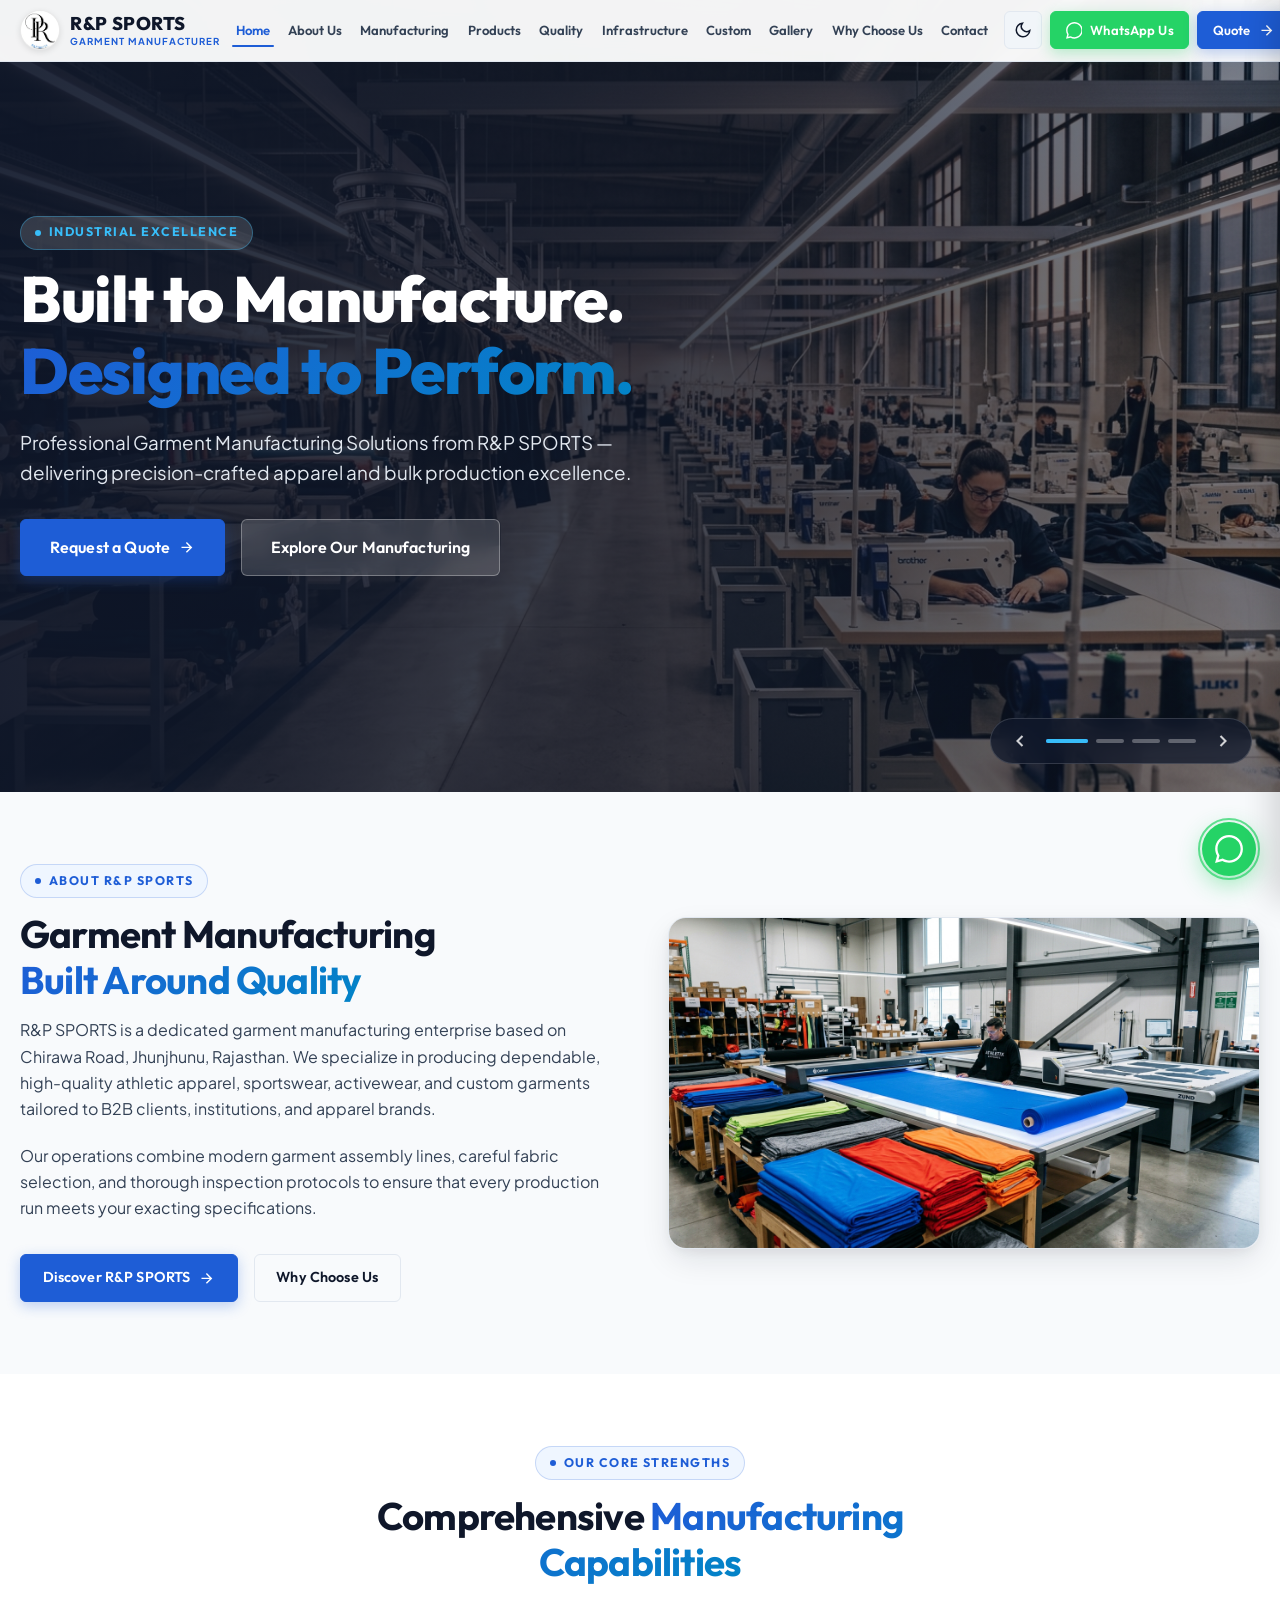
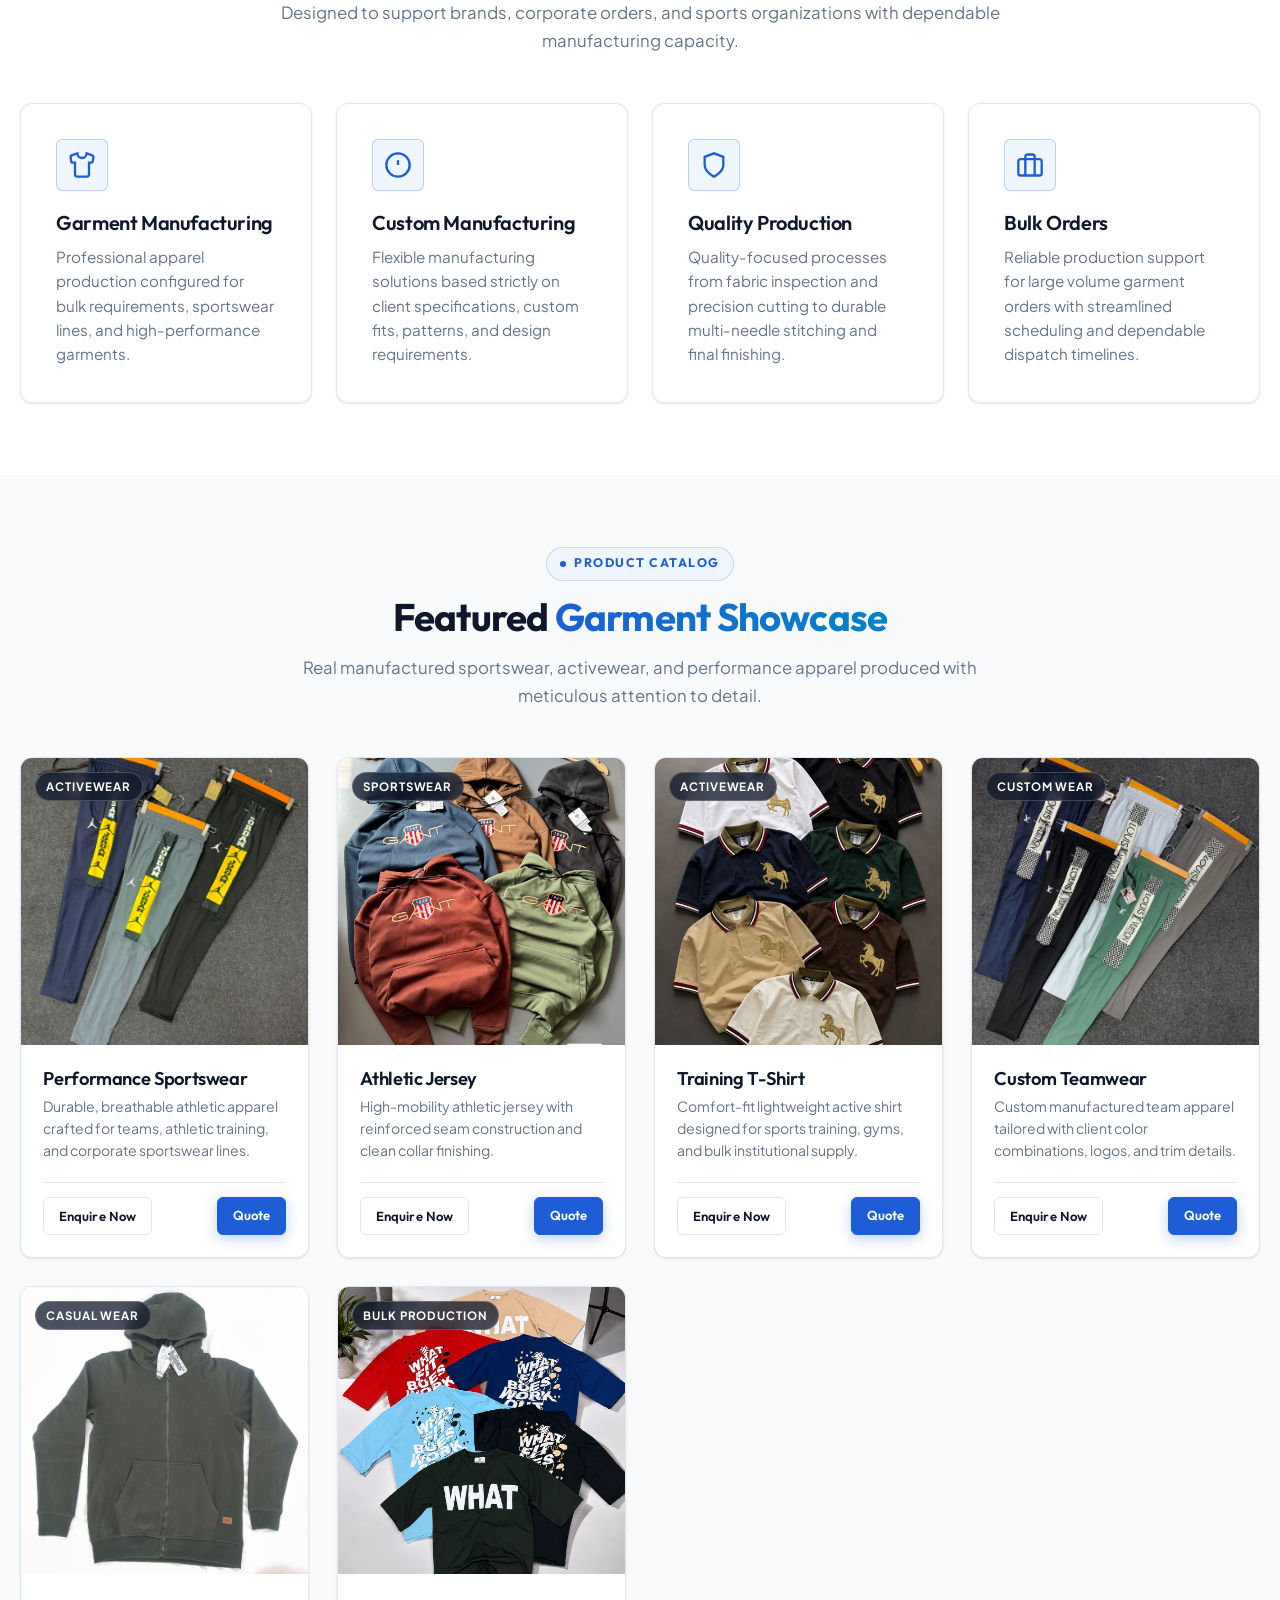
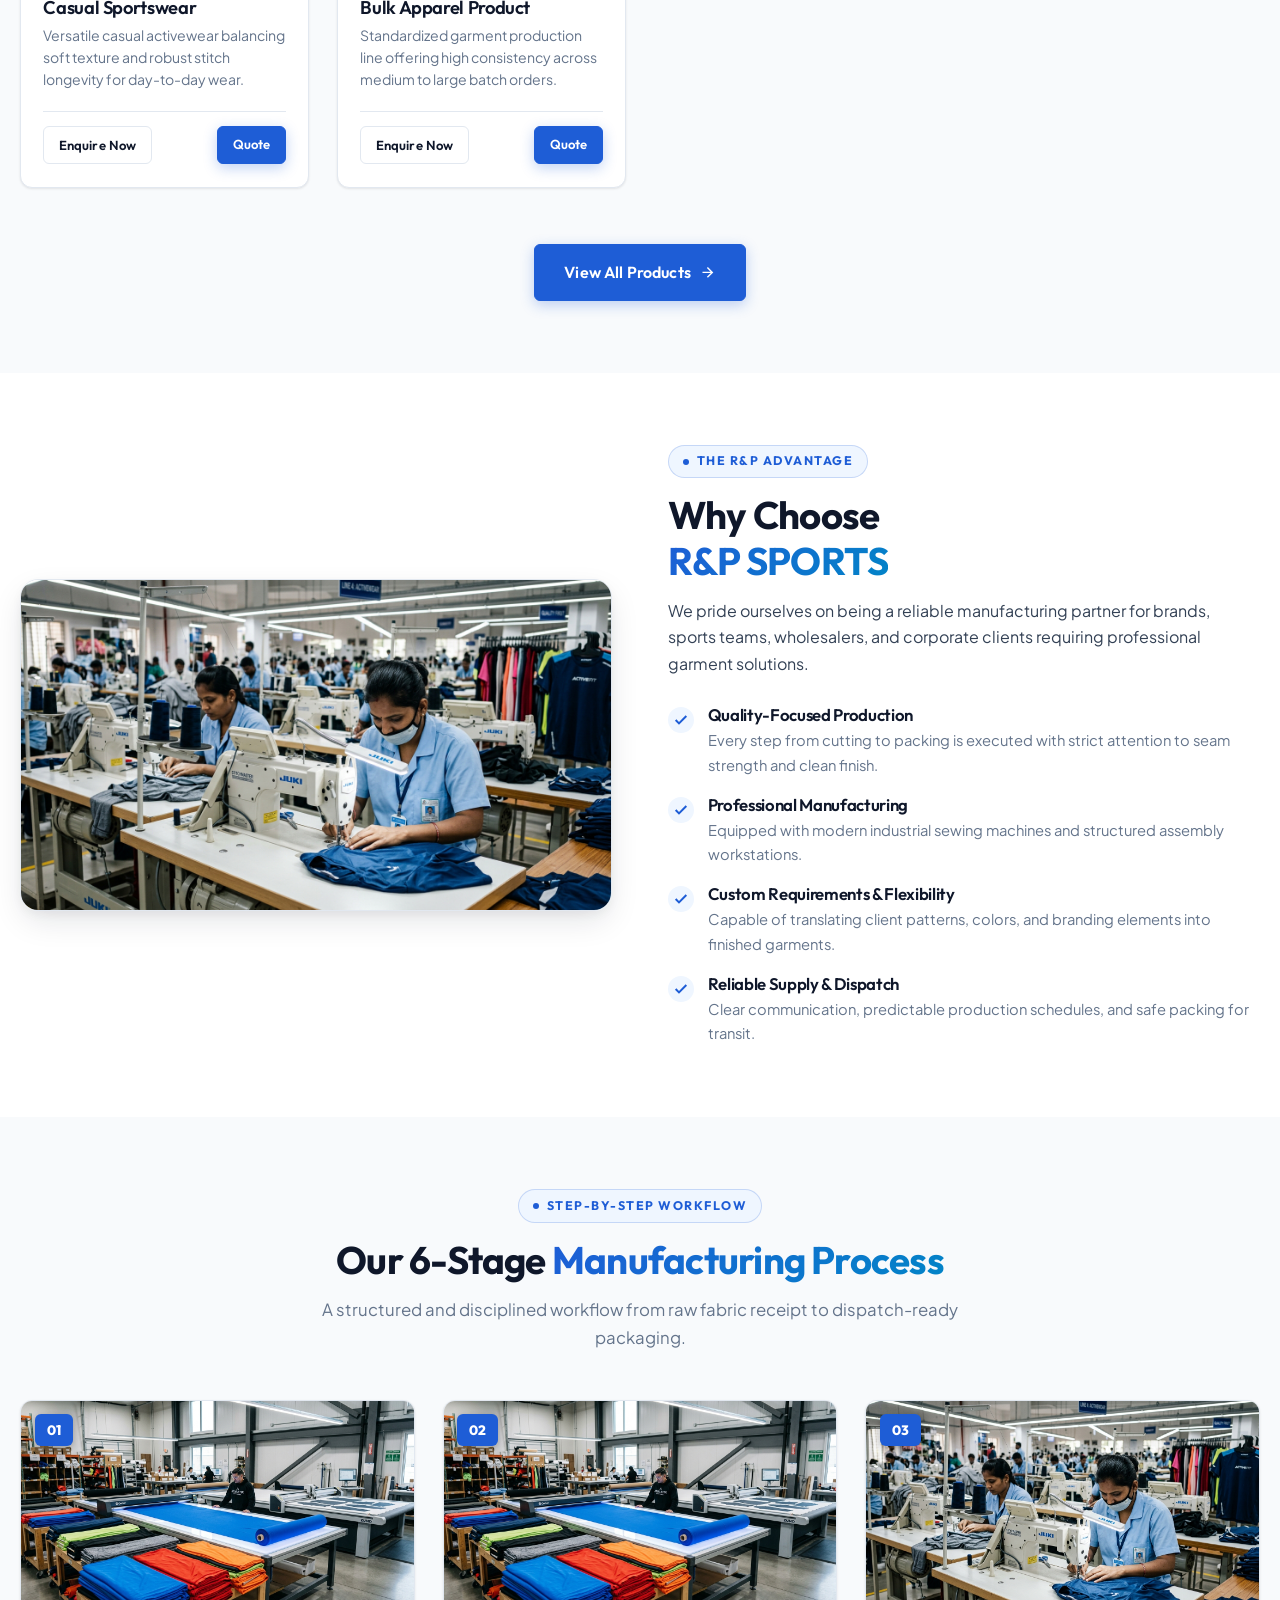
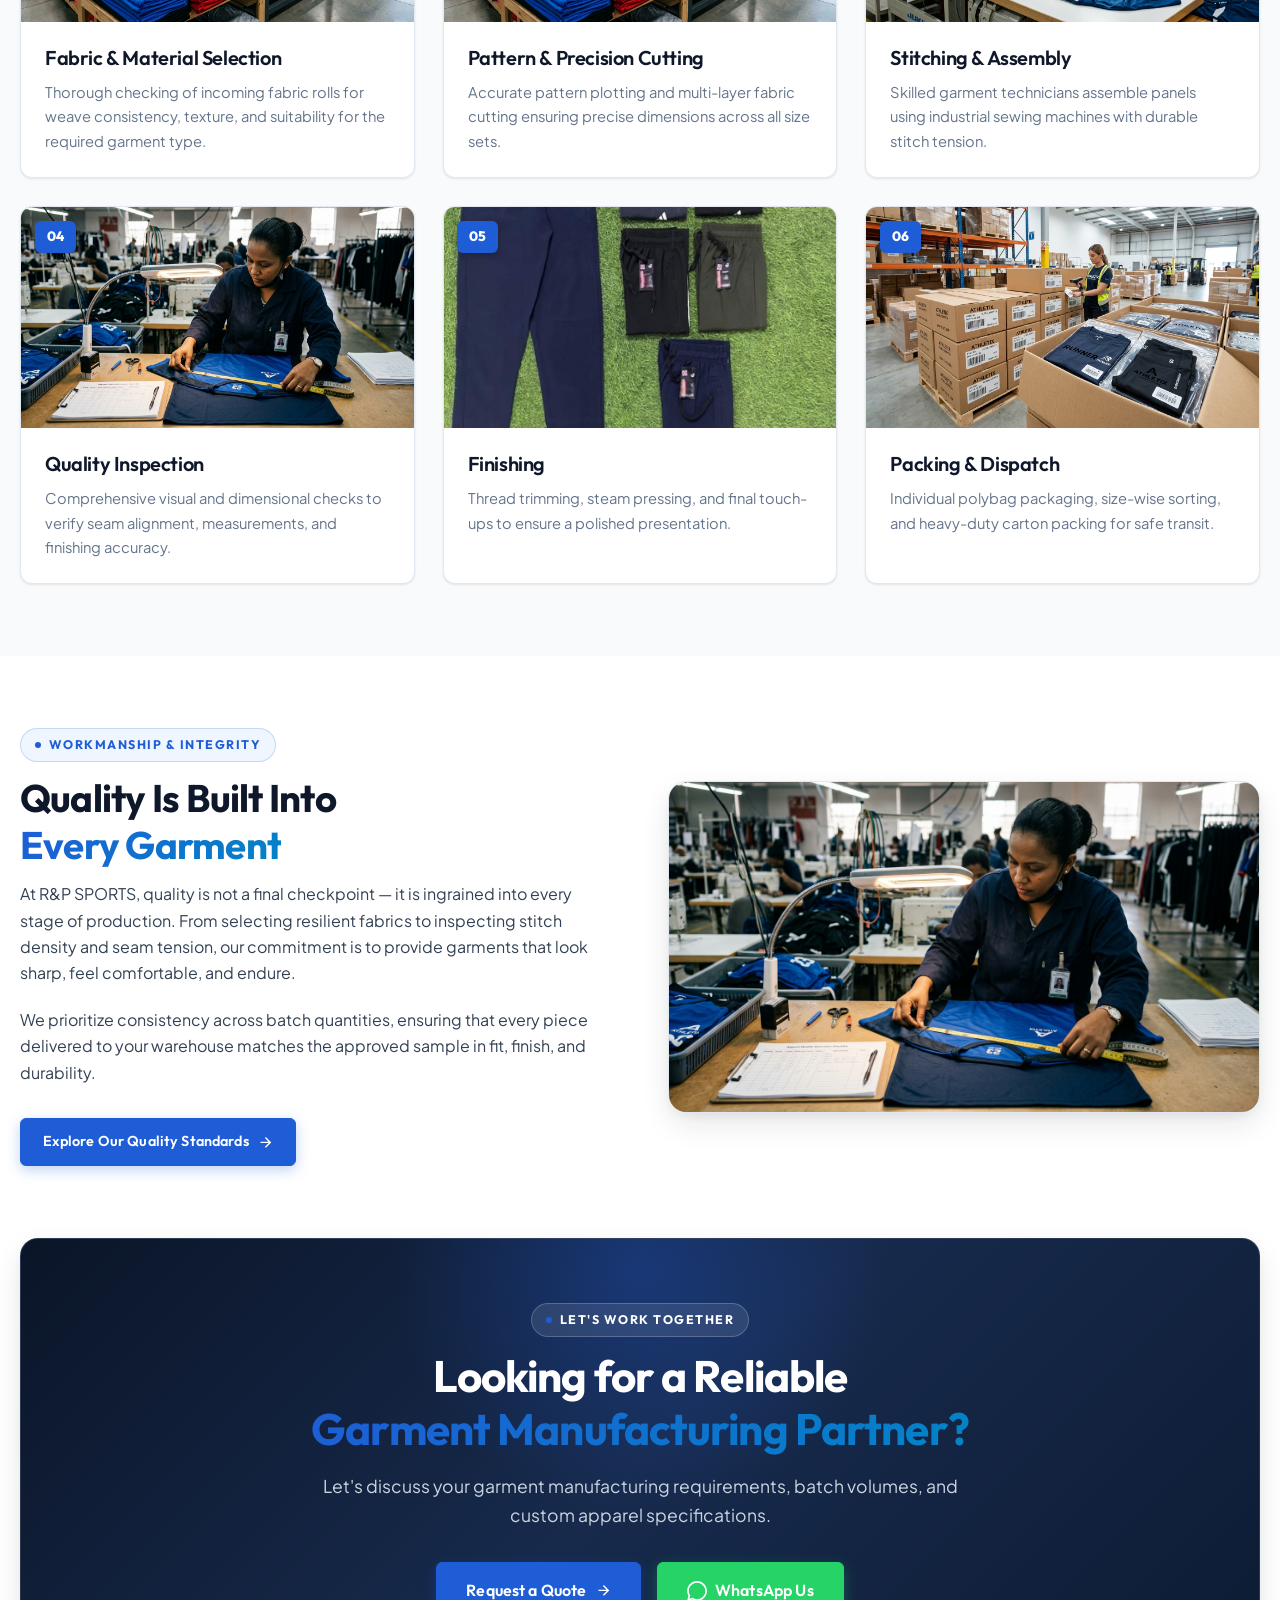
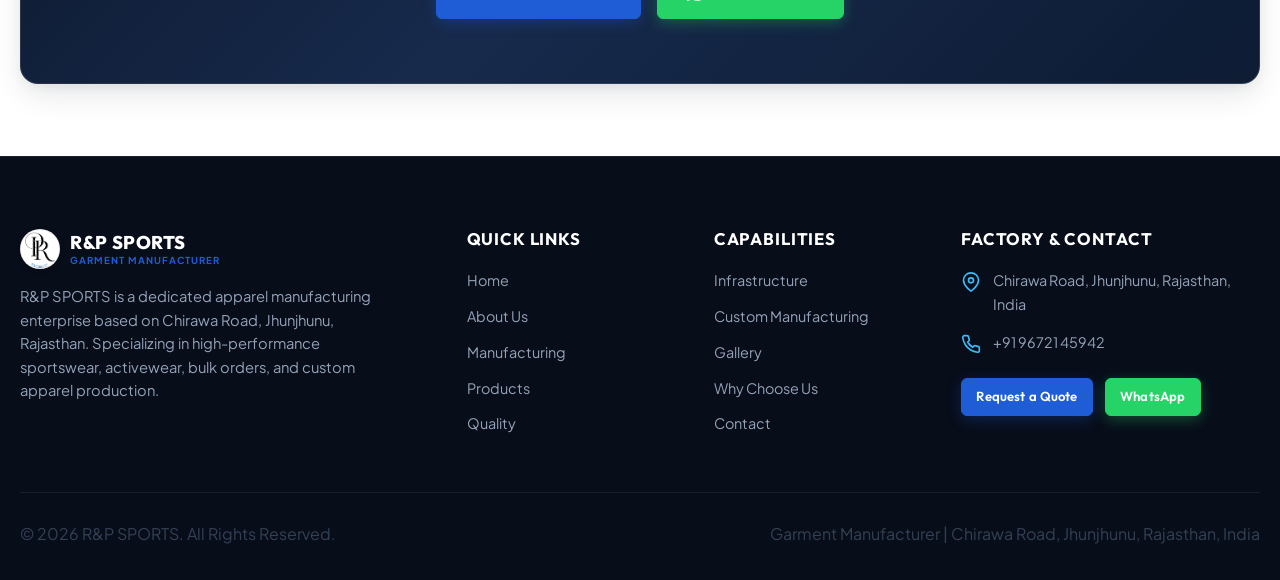
<file: index.html>
<!DOCTYPE html>
<html lang="en">
<head>
  <meta charset="UTF-8">
  <meta name="viewport" content="width=device-width, initial-scale=1.0">
  <title>R&P SPORTS — Professional Garment Manufacturer | Jhunjhunu, Rajasthan</title>
  <meta name="description" content="R&P SPORTS is a premier B2B garment manufacturing company based on Chirawa Road, Jhunjhunu, Rajasthan. Specializing in high-performance sportswear, activewear, bulk apparel, and custom garment production.">
  <meta name="keywords" content="Garment Manufacturer in Jhunjhunu, Garment Manufacturer in Rajasthan, Clothing Manufacturer in Rajasthan, Apparel Manufacturer Jhunjhunu, Custom Garment Manufacturer, Bulk Garment Manufacturer">
  <meta property="og:title" content="R&P SPORTS — High-End Garment Manufacturing">
  <meta property="og:description" content="Precision apparel manufacturing, bulk production, and custom garment solutions from Jhunjhunu, Rajasthan.">
  <meta property="og:image" content="assets/images/manufacturing/hero-factory.jpg">
  <meta property="og:type" content="website">

  <!-- Favicon -->
  <link rel="icon" type="image/png" href="assets/images/brand/logo.png?v=1788773500">

  <!-- Stylesheet -->
  <link rel="stylesheet" href="assets/css/style.css?v=1788773500">

  <!-- Schema.org JSON-LD for Local Business -->
  <script type="application/ld+json">
  {
    "@context": "https://schema.org",
    "@type": "ClothingStore",
    "name": "R&P SPORTS",
    "image": "assets/images/brand/logo.png?v=1788773500",
    "description": "Professional Garment Manufacturer in Jhunjhunu, Rajasthan specializing in activewear, sportswear, and bulk apparel manufacturing.",
    "telephone": "+919672145942",
    "address": {
      "@type": "PostalAddress",
      "streetAddress": "Chirawa Road",
      "addressLocality": "Jhunjhunu",
      "addressRegion": "Rajasthan",
      "addressCountry": "IN"
    }
  }
  </script>
</head>
<body>

  <!-- ==========================================================================
       HEADER
       ========================================================================== -->
  <!-- ==========================================================================
       HEADER
       ========================================================================== -->
  <header class="site-header" id="siteHeader">
    <div class="container header-inner">
      <a href="index.html" class="brand-logo" aria-label="R&P SPORTS Home">
        <img src="assets/images/brand/logo.png?v=1788773500" alt="R&P SPORTS Logo" class="brand-logo-img">
        <div class="brand-logo-text">
          <span class="brand-title">R&P SPORTS</span>
          <span class="brand-subtitle">Garment Manufacturer</span>
        </div>
      </a>

      <nav class="main-nav" aria-label="Main Navigation">
        <a href="index.html" class="nav-link active">Home</a>
        <a href="about.html" class="nav-link">About Us</a>
        <a href="manufacturing.html" class="nav-link">Manufacturing</a>
        <a href="products.html" class="nav-link">Products</a>
        <a href="quality.html" class="nav-link">Quality</a>
        <a href="infrastructure.html" class="nav-link">Infrastructure</a>
        <a href="custom-manufacturing.html" class="nav-link">Custom</a>
        <a href="gallery.html" class="nav-link">Gallery</a>
        <a href="why-choose-us.html" class="nav-link">Why Choose Us</a>
        <a href="contact.html" class="nav-link">Contact</a>
      </nav>

      <div class="header-actions">
        <button class="theme-toggle-btn" aria-label="Toggle Light / Dark Theme">
          <svg viewBox="0 0 24 24" fill="none" stroke="currentColor" stroke-width="2"><path d="M21 12.79A9 9 0 1 1 11.21 3 7 7 0 0 0 21 12.79z"></path></svg>
        </button>
        <a href="https://wa.me/919672145942?text=Hello%20R%26P%20SPORTS,%20I%20am%20interested%20in%20your%20garment%20manufacturing%20services." target="_blank" rel="noopener" class="btn btn-whatsapp btn-sm">
          <svg viewBox="0 0 24 24" fill="currentColor"><path d="M.057 24l1.687-6.163c-1.041-1.804-1.588-3.849-1.587-5.946.003-6.556 5.338-11.891 11.893-11.891 3.181.001 6.167 1.24 8.413 3.488 2.245 2.248 3.481 5.236 3.48 8.414-.003 6.557-5.338 11.892-11.893 11.892-1.99-.001-3.951-.5-5.688-1.448l-6.305 1.654zm6.597-3.807c1.676.995 3.276 1.591 5.392 1.592 5.448 0 9.886-4.434 9.889-9.885.002-5.462-4.415-9.89-9.881-9.892-5.452 0-9.887 4.434-9.889 9.884-.001 2.225.651 3.891 1.746 5.634l-.999 3.648 3.742-.981z"/></svg>
          <span>WhatsApp Us</span>
        </a>
        <a href="contact.html" class="btn btn-primary btn-sm btn-header-quote">
          <span>Quote</span>
          <svg viewBox="0 0 24 24" fill="none" stroke="currentColor" stroke-width="2"><path d="M5 12h14M12 5l7 7-7 7"/></svg>
        </a>
        <button class="hamburger-btn" aria-label="Open Navigation Menu">
          <svg width="22" height="22" viewBox="0 0 24 24" fill="none" stroke="currentColor" stroke-width="2.5" stroke-linecap="round" stroke-linejoin="round"><line x1="3" y1="6" x2="21" y2="6"></line><line x1="3" y1="12" x2="21" y2="12"></line><line x1="3" y1="18" x2="21" y2="18"></line></svg>
        </button>
      </div>
    </div>
  </header>

  <!-- Mobile Drawer Menu -->
  <div class="mobile-nav-overlay"></div>
  <aside class="mobile-nav-drawer" aria-label="Mobile Navigation">
    <div class="mobile-nav-header">
      <div class="brand-logo">
        <img src="assets/images/brand/logo.png?v=1788773500" alt="R&P SPORTS Logo" class="brand-logo-img">
        <span class="brand-title">R&P SPORTS</span>
      </div>
      <button class="mobile-close-btn" aria-label="Close menu">
        <svg width="20" height="20" viewBox="0 0 24 24" fill="none" stroke="currentColor" stroke-width="2"><line x1="18" y1="6" x2="6" y2="18"></line><line x1="6" y1="6" x2="18" y2="18"></line></svg>
      </button>
    </div>
    <div class="mobile-links">
      <a href="index.html" class="mobile-link active">Home</a>
      <a href="about.html" class="mobile-link">About Us</a>
      <a href="manufacturing.html" class="mobile-link">Manufacturing</a>
      <a href="products.html" class="mobile-link">Products</a>
      <a href="quality.html" class="mobile-link">Quality</a>
      <a href="infrastructure.html" class="mobile-link">Infrastructure</a>
      <a href="custom-manufacturing.html" class="mobile-link">Custom Manufacturing</a>
      <a href="gallery.html" class="mobile-link">Gallery</a>
      <a href="why-choose-us.html" class="mobile-link">Why Choose Us</a>
      <a href="contact.html" class="mobile-link">Contact</a>
    </div>
    <div class="mobile-cta-group">
      <a href="contact.html" class="btn btn-primary">Request a Quote</a>
      <a href="https://wa.me/919672145942?text=Hello%20R%26P%20SPORTS,%20I%20am%20interested%20in%20your%20garment%20manufacturing%20services." target="_blank" rel="noopener" class="btn btn-whatsapp">WhatsApp Us</a>
    </div>
  </aside>

  <!-- ==========================================================================
       HERO SLIDESHOW (3-SECOND AUTO SLIDER)
       ========================================================================== -->
  <section class="hero-slider-section">
    <div class="slides-container">
      <!-- Slide 1 -->
      <div class="hero-slide active">
        <img src="assets/images/manufacturing/hero-factory.jpg" alt="R&P SPORTS Modern Garment Manufacturing Plant" class="slide-image">
        <div class="slide-overlay"></div>
        <div class="container">
          <div class="hero-content">
            <span class="section-tag">Industrial Excellence</span>
            <h1 class="hero-title">Built to Manufacture. <span class="text-blue-gradient">Designed to Perform.</span></h1>
            <p class="hero-desc">Professional Garment Manufacturing Solutions from R&P SPORTS — delivering precision-crafted apparel and bulk production excellence.</p>
            <div class="hero-actions">
              <a href="contact.html" class="btn btn-primary btn-lg">
                <span>Request a Quote</span>
                <svg viewBox="0 0 24 24" fill="none" stroke="currentColor" stroke-width="2"><path d="M5 12h14M12 5l7 7-7 7"/></svg>
              </a>
              <a href="manufacturing.html" class="btn btn-secondary btn-lg">Explore Our Manufacturing</a>
            </div>
          </div>
        </div>
      </div>

      <!-- Slide 2 -->
      <div class="hero-slide">
        <img src="assets/images/products/product-01.jpeg" alt="R&P SPORTS High Performance Sportswear" class="slide-image">
        <div class="slide-overlay"></div>
        <div class="container">
          <div class="hero-content">
            <span class="section-tag">Precision Apparel</span>
            <h1 class="hero-title">Quality Garments. <span class="text-blue-gradient">Reliable Manufacturing.</span></h1>
            <p class="hero-desc">Precision-focused apparel manufacturing for businesses, athletic clubs, and corporate apparel brands seeking consistent quality.</p>
            <div class="hero-actions">
              <a href="products.html" class="btn btn-primary btn-lg">
                <span>View Products</span>
                <svg viewBox="0 0 24 24" fill="none" stroke="currentColor" stroke-width="2"><path d="M5 12h14M12 5l7 7-7 7"/></svg>
              </a>
              <a href="contact.html" class="btn btn-secondary btn-lg">Partner With Us</a>
            </div>
          </div>
        </div>
      </div>

      <!-- Slide 3 -->
      <div class="hero-slide">
        <img src="assets/images/manufacturing/stitching-line.jpg" alt="R&P SPORTS Industrial Stitching Operations" class="slide-image">
        <div class="slide-overlay"></div>
        <div class="container">
          <div class="hero-content">
            <span class="section-tag">End-to-End Workflow</span>
            <h1 class="hero-title">From Fabric to <span class="text-blue-gradient">Finished Garment.</span></h1>
            <p class="hero-desc">Professional manufacturing backed by quality-focused production, skilled technicians, and rigorous finishing standards.</p>
            <div class="hero-actions">
              <a href="quality.html" class="btn btn-primary btn-lg">
                <span>Our Quality Commitment</span>
                <svg viewBox="0 0 24 24" fill="none" stroke="currentColor" stroke-width="2"><path d="M5 12h14M12 5l7 7-7 7"/></svg>
              </a>
              <a href="custom-manufacturing.html" class="btn btn-secondary btn-lg">Custom Orders</a>
            </div>
          </div>
        </div>
      </div>

      <!-- Slide 4 -->
      <div class="hero-slide">
        <img src="assets/images/manufacturing/packaging-dispatch.jpg" alt="R&P SPORTS Dispatch and Logistics" class="slide-image">
        <div class="slide-overlay"></div>
        <div class="container">
          <div class="hero-content">
            <span class="section-tag">B2B Manufacturing Partner</span>
            <h1 class="hero-title">Your Garment <span class="text-blue-gradient">Manufacturing Partner.</span></h1>
            <p class="hero-desc">Reliable production solutions for bulk and custom apparel requirements, strategically located in Jhunjhunu, Rajasthan.</p>
            <div class="hero-actions">
              <a href="contact.html" class="btn btn-primary btn-lg">
                <span>Request a Quote</span>
                <svg viewBox="0 0 24 24" fill="none" stroke="currentColor" stroke-width="2"><path d="M5 12h14M12 5l7 7-7 7"/></svg>
              </a>
              <a href="https://wa.me/919672145942?text=Hello%20R%26P%20SPORTS,%20I%20would%20like%20to%20discuss%20bulk%20garment%20manufacturing." target="_blank" rel="noopener" class="btn btn-whatsapp btn-lg">WhatsApp Us</a>
            </div>
          </div>
        </div>
      </div>
    </div>

    <!-- Slider Controls -->
    <div class="slider-controls">
      <button class="slider-btn slider-prev" aria-label="Previous Slide">
        <svg width="20" height="20" viewBox="0 0 24 24" fill="none" stroke="currentColor" stroke-width="2.5"><polyline points="15 18 9 12 15 6"></polyline></svg>
      </button>
      <div class="slide-dots"></div>
      <button class="slider-btn slider-next" aria-label="Next Slide">
        <svg width="20" height="20" viewBox="0 0 24 24" fill="none" stroke="currentColor" stroke-width="2.5"><polyline points="9 18 15 12 9 6"></polyline></svg>
      </button>
    </div>
  </section>

  <!-- ==========================================================================
       SECTION 2: PREMIUM INTRODUCTION
       ========================================================================== -->
  <section class="section section-alt">
    <div class="container">
      <div class="split-layout">
        <div class="split-content">
          <span class="section-tag">About R&P SPORTS</span>
          <h2 class="section-title">Garment Manufacturing <br><span class="text-blue-gradient">Built Around Quality</span></h2>
          <p style="margin-bottom: 1.25rem;">R&P SPORTS is a dedicated garment manufacturing enterprise based on Chirawa Road, Jhunjhunu, Rajasthan. We specialize in producing dependable, high-quality athletic apparel, sportswear, activewear, and custom garments tailored to B2B clients, institutions, and apparel brands.</p>
          <p style="margin-bottom: 2rem;">Our operations combine modern garment assembly lines, careful fabric selection, and thorough inspection protocols to ensure that every production run meets your exacting specifications.</p>
          <div style="display: flex; gap: 1rem; flex-wrap: wrap;">
            <a href="about.html" class="btn btn-primary">
              <span>Discover R&P SPORTS</span>
              <svg viewBox="0 0 24 24" fill="none" stroke="currentColor" stroke-width="2"><path d="M5 12h14M12 5l7 7-7 7"/></svg>
            </a>
            <a href="why-choose-us.html" class="btn btn-outline">Why Choose Us</a>
          </div>
        </div>
        <div class="split-image-wrap">
          <img src="assets/images/manufacturing/fabric-cutting.jpg" alt="R&P SPORTS Textile Cutting and Preparation Facility" class="split-image">
        </div>
      </div>
    </div>
  </section>

  <!-- ==========================================================================
       SECTION 3: MANUFACTURING CAPABILITIES
       ========================================================================== -->
  <section class="section">
    <div class="container">
      <div class="section-header">
        <span class="section-tag">Our Core Strengths</span>
        <h2 class="section-title">Comprehensive <span class="text-blue-gradient">Manufacturing Capabilities</span></h2>
        <p class="section-desc">Designed to support brands, corporate orders, and sports organizations with dependable manufacturing capacity.</p>
      </div>

      <div class="grid-4">
        <!-- Card 1 -->
        <div class="feature-card">
          <div class="feature-icon-box">
            <svg width="28" height="28" viewBox="0 0 24 24" fill="none" stroke="currentColor" stroke-width="2"><path d="M20.38 3.46L16 2a4 4 0 0 1-8 0L3.62 3.46a2 2 0 0 0-1.34 2.23l.58 3.47a1 1 0 0 0 .99.84H6v10c0 1.1.9 2 2 2h8a2 2 0 0 0 2-2V10h2.15a1 1 0 0 0 .99-.84l.58-3.47a2 2 0 0 0-1.34-2.23z"/></svg>
          </div>
          <h3 class="feature-title">Garment Manufacturing</h3>
          <p class="feature-desc">Professional apparel production configured for bulk requirements, sportswear lines, and high-performance garments.</p>
        </div>

        <!-- Card 2 -->
        <div class="feature-card">
          <div class="feature-icon-box">
            <svg width="28" height="28" viewBox="0 0 24 24" fill="none" stroke="currentColor" stroke-width="2"><circle cx="12" cy="12" r="10"></circle><line x1="12" y1="8" x2="12" y2="12"></line><line x1="12" y1="16" x2="12.01" y2="16"></line></svg>
          </div>
          <h3 class="feature-title">Custom Manufacturing</h3>
          <p class="feature-desc">Flexible manufacturing solutions based strictly on client specifications, custom fits, patterns, and design requirements.</p>
        </div>

        <!-- Card 3 -->
        <div class="feature-card">
          <div class="feature-icon-box">
            <svg width="28" height="28" viewBox="0 0 24 24" fill="none" stroke="currentColor" stroke-width="2"><path d="M12 22s8-4 8-10V5l-8-3-8 3v7c0 6 8 10 8 10z"/></svg>
          </div>
          <h3 class="feature-title">Quality Production</h3>
          <p class="feature-desc">Quality-focused processes from fabric inspection and precision cutting to durable multi-needle stitching and final finishing.</p>
        </div>

        <!-- Card 4 -->
        <div class="feature-card">
          <div class="feature-icon-box">
            <svg width="28" height="28" viewBox="0 0 24 24" fill="none" stroke="currentColor" stroke-width="2"><rect x="2" y="7" width="20" height="14" rx="2" ry="2"></rect><path d="M16 21V5a2 2 0 0 0-2-2h-4a2 2 0 0 0-2 2v16"></path></svg>
          </div>
          <h3 class="feature-title">Bulk Orders</h3>
          <p class="feature-desc">Reliable production support for large volume garment orders with streamlined scheduling and dependable dispatch timelines.</p>
        </div>
      </div>
    </div>
  </section>

  <!-- ==========================================================================
       SECTION 4: PRODUCT SHOWCASE (CLIENT IMAGES)
       ========================================================================== -->
  <section class="section section-alt">
    <div class="container">
      <div class="section-header">
        <span class="section-tag">Product Catalog</span>
        <h2 class="section-title">Featured <span class="text-blue-gradient">Garment Showcase</span></h2>
        <p class="section-desc">Real manufactured sportswear, activewear, and performance apparel produced with meticulous attention to detail.</p>
      </div>

      <div class="product-grid">
        <!-- Product 1 -->
        <div class="product-card">
          <div class="product-media">
            <img src="assets/images/products/product-01.jpeg" alt="R&P SPORTS Performance Apparel" class="product-img">
            <span class="product-badge">Activewear</span>
            <div class="product-overlay">
              <a href="products.html" class="btn btn-primary btn-sm">View Details</a>
            </div>
          </div>
          <div class="product-body">
            <h3 class="product-name">Performance Sportswear</h3>
            <p class="product-caption">Durable, breathable athletic apparel crafted for teams, athletic training, and corporate sportswear lines.</p>
            <div class="product-footer">
              <button class="btn btn-outline btn-sm btn-enquire-product" data-product-name="Performance Sportswear">Enquire Now</button>
              <a href="contact.html" class="btn btn-primary btn-sm">Quote</a>
            </div>
          </div>
        </div>

        <!-- Product 2 -->
        <div class="product-card">
          <div class="product-media">
            <img src="assets/images/products/product-02.jpeg" alt="R&P SPORTS Athletic Jersey" class="product-img">
            <span class="product-badge">Sportswear</span>
            <div class="product-overlay">
              <a href="products.html" class="btn btn-primary btn-sm">View Details</a>
            </div>
          </div>
          <div class="product-body">
            <h3 class="product-name">Athletic Jersey</h3>
            <p class="product-caption">High-mobility athletic jersey with reinforced seam construction and clean collar finishing.</p>
            <div class="product-footer">
              <button class="btn btn-outline btn-sm btn-enquire-product" data-product-name="Athletic Jersey">Enquire Now</button>
              <a href="contact.html" class="btn btn-primary btn-sm">Quote</a>
            </div>
          </div>
        </div>

        <!-- Product 3 -->
        <div class="product-card">
          <div class="product-media">
            <img src="assets/images/products/product-03.jpeg" alt="R&P SPORTS Training T-Shirt" class="product-img">
            <span class="product-badge">Activewear</span>
            <div class="product-overlay">
              <a href="products.html" class="btn btn-primary btn-sm">View Details</a>
            </div>
          </div>
          <div class="product-body">
            <h3 class="product-name">Training T-Shirt</h3>
            <p class="product-caption">Comfort-fit lightweight active shirt designed for sports training, gyms, and bulk institutional supply.</p>
            <div class="product-footer">
              <button class="btn btn-outline btn-sm btn-enquire-product" data-product-name="Training T-Shirt">Enquire Now</button>
              <a href="contact.html" class="btn btn-primary btn-sm">Quote</a>
            </div>
          </div>
        </div>

        <!-- Product 4 -->
        <div class="product-card">
          <div class="product-media">
            <img src="assets/images/products/product-04.jpeg" alt="R&P SPORTS Custom Teamwear" class="product-img">
            <span class="product-badge">Custom Wear</span>
            <div class="product-overlay">
              <a href="products.html" class="btn btn-primary btn-sm">View Details</a>
            </div>
          </div>
          <div class="product-body">
            <h3 class="product-name">Custom Teamwear</h3>
            <p class="product-caption">Custom manufactured team apparel tailored with client color combinations, logos, and trim details.</p>
            <div class="product-footer">
              <button class="btn btn-outline btn-sm btn-enquire-product" data-product-name="Custom Teamwear">Enquire Now</button>
              <a href="contact.html" class="btn btn-primary btn-sm">Quote</a>
            </div>
          </div>
        </div>

        <!-- Product 5 -->
        <div class="product-card">
          <div class="product-media">
            <img src="assets/images/products/product-05.jpeg" alt="R&P SPORTS Casual Sportswear" class="product-img">
            <span class="product-badge">Casual Wear</span>
            <div class="product-overlay">
              <a href="products.html" class="btn btn-primary btn-sm">View Details</a>
            </div>
          </div>
          <div class="product-body">
            <h3 class="product-name">Casual Sportswear</h3>
            <p class="product-caption">Versatile casual activewear balancing soft texture and robust stitch longevity for day-to-day wear.</p>
            <div class="product-footer">
              <button class="btn btn-outline btn-sm btn-enquire-product" data-product-name="Casual Sportswear">Enquire Now</button>
              <a href="contact.html" class="btn btn-primary btn-sm">Quote</a>
            </div>
          </div>
        </div>

        <!-- Product 6 -->
        <div class="product-card">
          <div class="product-media">
            <img src="assets/images/products/product-06.jpeg" alt="R&P SPORTS Bulk Apparel" class="product-img">
            <span class="product-badge">Bulk Production</span>
            <div class="product-overlay">
              <a href="products.html" class="btn btn-primary btn-sm">View Details</a>
            </div>
          </div>
          <div class="product-body">
            <h3 class="product-name">Bulk Apparel Product</h3>
            <p class="product-caption">Standardized garment production line offering high consistency across medium to large batch orders.</p>
            <div class="product-footer">
              <button class="btn btn-outline btn-sm btn-enquire-product" data-product-name="Bulk Apparel Product">Enquire Now</button>
              <a href="contact.html" class="btn btn-primary btn-sm">Quote</a>
            </div>
          </div>
        </div>
      </div>

      <div style="text-align: center; margin-top: 3.5rem;">
        <a href="products.html" class="btn btn-primary btn-lg">
          <span>View All Products</span>
          <svg viewBox="0 0 24 24" fill="none" stroke="currentColor" stroke-width="2"><path d="M5 12h14M12 5l7 7-7 7"/></svg>
        </a>
      </div>
    </div>
  </section>

  <!-- ==========================================================================
       SECTION 5: WHY R&P SPORTS
       ========================================================================== -->
  <section class="section">
    <div class="container">
      <div class="split-layout">
        <div class="split-image-wrap">
          <img src="assets/images/manufacturing/stitching-line.jpg" alt="R&P SPORTS Skilled Apparel Technicians" class="split-image">
        </div>
        <div class="split-content">
          <span class="section-tag">The R&P Advantage</span>
          <h2 class="section-title">Why Choose <br><span class="text-blue-gradient">R&P SPORTS</span></h2>
          <p>We pride ourselves on being a reliable manufacturing partner for brands, sports teams, wholesalers, and corporate clients requiring professional garment solutions.</p>
          
          <div class="feature-list">
            <div class="feature-list-item">
              <div class="feature-list-icon">
                <svg width="16" height="16" viewBox="0 0 24 24" fill="none" stroke="currentColor" stroke-width="3"><polyline points="20 6 9 17 4 12"></polyline></svg>
              </div>
              <div class="feature-list-text">
                <h4>Quality-Focused Production</h4>
                <p>Every step from cutting to packing is executed with strict attention to seam strength and clean finish.</p>
              </div>
            </div>

            <div class="feature-list-item">
              <div class="feature-list-icon">
                <svg width="16" height="16" viewBox="0 0 24 24" fill="none" stroke="currentColor" stroke-width="3"><polyline points="20 6 9 17 4 12"></polyline></svg>
              </div>
              <div class="feature-list-text">
                <h4>Professional Manufacturing</h4>
                <p>Equipped with modern industrial sewing machines and structured assembly workstations.</p>
              </div>
            </div>

            <div class="feature-list-item">
              <div class="feature-list-icon">
                <svg width="16" height="16" viewBox="0 0 24 24" fill="none" stroke="currentColor" stroke-width="3"><polyline points="20 6 9 17 4 12"></polyline></svg>
              </div>
              <div class="feature-list-text">
                <h4>Custom Requirements & Flexibility</h4>
                <p>Capable of translating client patterns, colors, and branding elements into finished garments.</p>
              </div>
            </div>

            <div class="feature-list-item">
              <div class="feature-list-icon">
                <svg width="16" height="16" viewBox="0 0 24 24" fill="none" stroke="currentColor" stroke-width="3"><polyline points="20 6 9 17 4 12"></polyline></svg>
              </div>
              <div class="feature-list-text">
                <h4>Reliable Supply & Dispatch</h4>
                <p>Clear communication, predictable production schedules, and safe packing for transit.</p>
              </div>
            </div>
          </div>
        </div>
      </div>
    </div>
  </section>

  <!-- ==========================================================================
       SECTION 6: MANUFACTURING PROCESS
       ========================================================================== -->
  <section class="section section-alt">
    <div class="container">
      <div class="section-header">
        <span class="section-tag">Step-by-Step Workflow</span>
        <h2 class="section-title">Our 6-Stage <span class="text-blue-gradient">Manufacturing Process</span></h2>
        <p class="section-desc">A structured and disciplined workflow from raw fabric receipt to dispatch-ready packaging.</p>
      </div>

      <div class="process-grid">
        <!-- Stage 01 -->
        <div class="process-step-card">
          <div class="process-step-media">
            <img src="assets/images/manufacturing/fabric-cutting.jpg" alt="Fabric & Material Selection" class="process-step-img">
            <span class="process-number-badge">01</span>
          </div>
          <div class="process-step-body">
            <h3 class="process-step-title">Fabric & Material Selection</h3>
            <p class="process-step-desc">Thorough checking of incoming fabric rolls for weave consistency, texture, and suitability for the required garment type.</p>
          </div>
        </div>

        <!-- Stage 02 -->
        <div class="process-step-card">
          <div class="process-step-media">
            <img src="assets/images/manufacturing/fabric-cutting.jpg" alt="Pattern & Cutting" class="process-step-img">
            <span class="process-number-badge">02</span>
          </div>
          <div class="process-step-body">
            <h3 class="process-step-title">Pattern & Precision Cutting</h3>
            <p class="process-step-desc">Accurate pattern plotting and multi-layer fabric cutting ensuring precise dimensions across all size sets.</p>
          </div>
        </div>

        <!-- Stage 03 -->
        <div class="process-step-card">
          <div class="process-step-media">
            <img src="assets/images/manufacturing/stitching-line.jpg" alt="Stitching & Assembly" class="process-step-img">
            <span class="process-number-badge">03</span>
          </div>
          <div class="process-step-body">
            <h3 class="process-step-title">Stitching & Assembly</h3>
            <p class="process-step-desc">Skilled garment technicians assemble panels using industrial sewing machines with durable stitch tension.</p>
          </div>
        </div>

        <!-- Stage 04 -->
        <div class="process-step-card">
          <div class="process-step-media">
            <img src="assets/images/manufacturing/quality-inspection.jpg" alt="Quality Inspection" class="process-step-img">
            <span class="process-number-badge">04</span>
          </div>
          <div class="process-step-body">
            <h3 class="process-step-title">Quality Inspection</h3>
            <p class="process-step-desc">Comprehensive visual and dimensional checks to verify seam alignment, measurements, and finishing accuracy.</p>
          </div>
        </div>

        <!-- Stage 05 -->
        <div class="process-step-card">
          <div class="process-step-media">
            <img src="assets/images/products/product-07.jpeg" alt="Finishing & Ironing" class="process-step-img">
            <span class="process-number-badge">05</span>
          </div>
          <div class="process-step-body">
            <h3 class="process-step-title">Finishing</h3>
            <p class="process-step-desc">Thread trimming, steam pressing, and final touch-ups to ensure a polished presentation.</p>
          </div>
        </div>

        <!-- Stage 06 -->
        <div class="process-step-card">
          <div class="process-step-media">
            <img src="assets/images/manufacturing/packaging-dispatch.jpg" alt="Packing & Dispatch" class="process-step-img">
            <span class="process-number-badge">06</span>
          </div>
          <div class="process-step-body">
            <h3 class="process-step-title">Packing & Dispatch</h3>
            <p class="process-step-desc">Individual polybag packaging, size-wise sorting, and heavy-duty carton packing for safe transit.</p>
          </div>
        </div>
      </div>
    </div>
  </section>

  <!-- ==========================================================================
       SECTION 7: QUALITY COMMITMENT
       ========================================================================== -->
  <section class="section">
    <div class="container">
      <div class="split-layout reversed">
        <div class="split-image-wrap">
          <img src="assets/images/manufacturing/quality-inspection.jpg" alt="Quality Is Built Into Every Garment" class="split-image">
        </div>
        <div class="split-content">
          <span class="section-tag">Workmanship & Integrity</span>
          <h2 class="section-title">Quality Is Built Into <br><span class="text-blue-gradient">Every Garment</span></h2>
          <p style="margin-bottom: 1.25rem;">At R&P SPORTS, quality is not a final checkpoint — it is ingrained into every stage of production. From selecting resilient fabrics to inspecting stitch density and seam tension, our commitment is to provide garments that look sharp, feel comfortable, and endure.</p>
          <p style="margin-bottom: 2rem;">We prioritize consistency across batch quantities, ensuring that every piece delivered to your warehouse matches the approved sample in fit, finish, and durability.</p>
          <a href="quality.html" class="btn btn-primary">
            <span>Explore Our Quality Standards</span>
            <svg viewBox="0 0 24 24" fill="none" stroke="currentColor" stroke-width="2"><path d="M5 12h14M12 5l7 7-7 7"/></svg>
          </a>
        </div>
      </div>
    </div>
  </section>

  <!-- ==========================================================================
       SECTION 8: FINAL CTA BANNER
       ========================================================================== -->
  <section class="section" style="padding-top: 0;">
    <div class="container">
      <div class="cta-banner">
        <div class="cta-content">
          <span class="section-tag" style="background: rgba(255, 255, 255, 0.1); border-color: rgba(255, 255, 255, 0.2); color: #ffffff;">Let's Work Together</span>
          <h2 class="cta-title">Looking for a Reliable <br><span class="text-blue-gradient">Garment Manufacturing Partner?</span></h2>
          <p class="cta-desc">Let's discuss your garment manufacturing requirements, batch volumes, and custom apparel specifications.</p>
          <div class="cta-btn-group">
            <a href="contact.html" class="btn btn-primary btn-lg">
              <span>Request a Quote</span>
              <svg viewBox="0 0 24 24" fill="none" stroke="currentColor" stroke-width="2"><path d="M5 12h14M12 5l7 7-7 7"/></svg>
            </a>
            <a href="https://wa.me/919672145942?text=Hello%20R%26P%20SPORTS,%20I%20would%20like%20to%20discuss%20a%20manufacturing%20quote." target="_blank" rel="noopener" class="btn btn-whatsapp btn-lg">
              <svg viewBox="0 0 24 24" fill="currentColor" style="width: 1.25rem; height: 1.25rem;"><path d="M.057 24l1.687-6.163c-1.041-1.804-1.588-3.849-1.587-5.946.003-6.556 5.338-11.891 11.893-11.891 3.181.001 6.167 1.24 8.413 3.488 2.245 2.248 3.481 5.236 3.48 8.414-.003 6.557-5.338 11.892-11.893 11.892-1.99-.001-3.951-.5-5.688-1.448l-6.305 1.654zm6.597-3.807c1.676.995 3.276 1.591 5.392 1.592 5.448 0 9.886-4.434 9.889-9.885.002-5.462-4.415-9.89-9.881-9.892-5.452 0-9.887 4.434-9.889 9.884-.001 2.225.651 3.891 1.746 5.634l-.999 3.648 3.742-.981z"/></svg>
              <span>WhatsApp Us</span>
            </a>
          </div>
        </div>
      </div>
    </div>
  </section>

  <!-- ==========================================================================
       FOOTER
       ========================================================================== -->
  <footer class="site-footer">
    <div class="container">
      <div class="footer-top">
        <div class="footer-brand">
          <a href="index.html" class="brand-logo">
            <img src="assets/images/brand/logo.png?v=1788773500" alt="R&P SPORTS Logo" class="brand-logo-img">
            <div class="brand-logo-text">
              <span class="brand-title">R&P SPORTS</span>
              <span class="brand-subtitle">Garment Manufacturer</span>
            </div>
          </a>
          <p class="footer-about">R&P SPORTS is a dedicated apparel manufacturing enterprise based on Chirawa Road, Jhunjhunu, Rajasthan. Specializing in high-performance sportswear, activewear, bulk orders, and custom apparel production.</p>
        </div>

        <div>
          <h4 class="footer-heading">Quick Links</h4>
          <div class="footer-links">
            <a href="index.html" class="footer-link">Home</a>
            <a href="about.html" class="footer-link">About Us</a>
            <a href="manufacturing.html" class="footer-link">Manufacturing</a>
            <a href="products.html" class="footer-link">Products</a>
            <a href="quality.html" class="footer-link">Quality</a>
          </div>
        </div>

        <div>
          <h4 class="footer-heading">Capabilities</h4>
          <div class="footer-links">
            <a href="infrastructure.html" class="footer-link">Infrastructure</a>
            <a href="custom-manufacturing.html" class="footer-link">Custom Manufacturing</a>
            <a href="gallery.html" class="footer-link">Gallery</a>
            <a href="why-choose-us.html" class="footer-link">Why Choose Us</a>
            <a href="contact.html" class="footer-link">Contact</a>
          </div>
        </div>

        <div>
          <h4 class="footer-heading">Factory & Contact</h4>
          <div class="footer-contact-item">
            <svg width="20" height="20" viewBox="0 0 24 24" fill="none" stroke="currentColor" stroke-width="2"><path d="M21 10c0 7-9 13-9 13s-9-6-9-13a9 9 0 0 1 18 0z"></path><circle cx="12" cy="10" r="3"></circle></svg>
            <span>Chirawa Road, Jhunjhunu, Rajasthan, India</span>
          </div>
          <div class="footer-contact-item">
            <svg width="20" height="20" viewBox="0 0 24 24" fill="none" stroke="currentColor" stroke-width="2"><path d="M22 16.92v3a2 2 0 0 1-2.18 2 19.79 19.79 0 0 1-8.63-3.07 19.5 19.5 0 0 1-6-6 19.79 19.79 0 0 1-3.07-8.67A2 2 0 0 1 4.11 2h3a2 2 0 0 1 2 1.72 12.84 12.84 0 0 0 .7 2.81 2 2 0 0 1-.45 2.11L8.09 9.91a16 16 0 0 0 6 6l1.27-1.27a2 2 0 0 1 2.11-.45 12.84 12.84 0 0 0 2.81.7A2 2 0 0 1 22 16.92z"></path></svg>
            <span>+91 96721 45942</span>
          </div>
          <div style="margin-top: 1.5rem; display: flex; gap: 0.75rem;">
            <a href="contact.html" class="btn btn-primary btn-sm">Request a Quote</a>
            <a href="https://wa.me/919672145942?text=Hello%20R%26P%20SPORTS" target="_blank" rel="noopener" class="btn btn-whatsapp btn-sm">WhatsApp</a>
          </div>
        </div>
      </div>

      <div class="footer-bottom">
        <p>&copy; 2026 R&P SPORTS. All Rights Reserved.</p>
        <p>Garment Manufacturer | Chirawa Road, Jhunjhunu, Rajasthan, India</p>
      </div>
    </div>
  </footer>

  <!-- ==========================================================================
       FLOATING WHATSAPP BUTTON
       ========================================================================== -->
  <a href="https://wa.me/919672145942?text=Hello%20R%26P%20SPORTS,%20I%20am%20interested%20in%20your%20garment%20manufacturing%20services.%20I%20would%20like%20to%20discuss%20my%20requirement." target="_blank" rel="noopener" class="floating-whatsapp" aria-label="Chat with R&P SPORTS on WhatsApp">
    <svg viewBox="0 0 24 24"><path d="M.057 24l1.687-6.163c-1.041-1.804-1.588-3.849-1.587-5.946.003-6.556 5.338-11.891 11.893-11.891 3.181.001 6.167 1.24 8.413 3.488 2.245 2.248 3.481 5.236 3.48 8.414-.003 6.557-5.338 11.892-11.893 11.892-1.99-.001-3.951-.5-5.688-1.448l-6.305 1.654zm6.597-3.807c1.676.995 3.276 1.591 5.392 1.592 5.448 0 9.886-4.434 9.889-9.885.002-5.462-4.415-9.89-9.881-9.892-5.452 0-9.887 4.434-9.889 9.884-.001 2.225.651 3.891 1.746 5.634l-.999 3.648 3.742-.981z"/></svg>
  </a>

  <!-- JavaScript -->
  <script src="assets/js/main.js?v=1788773500"></script>
</body>
</html>
</file>
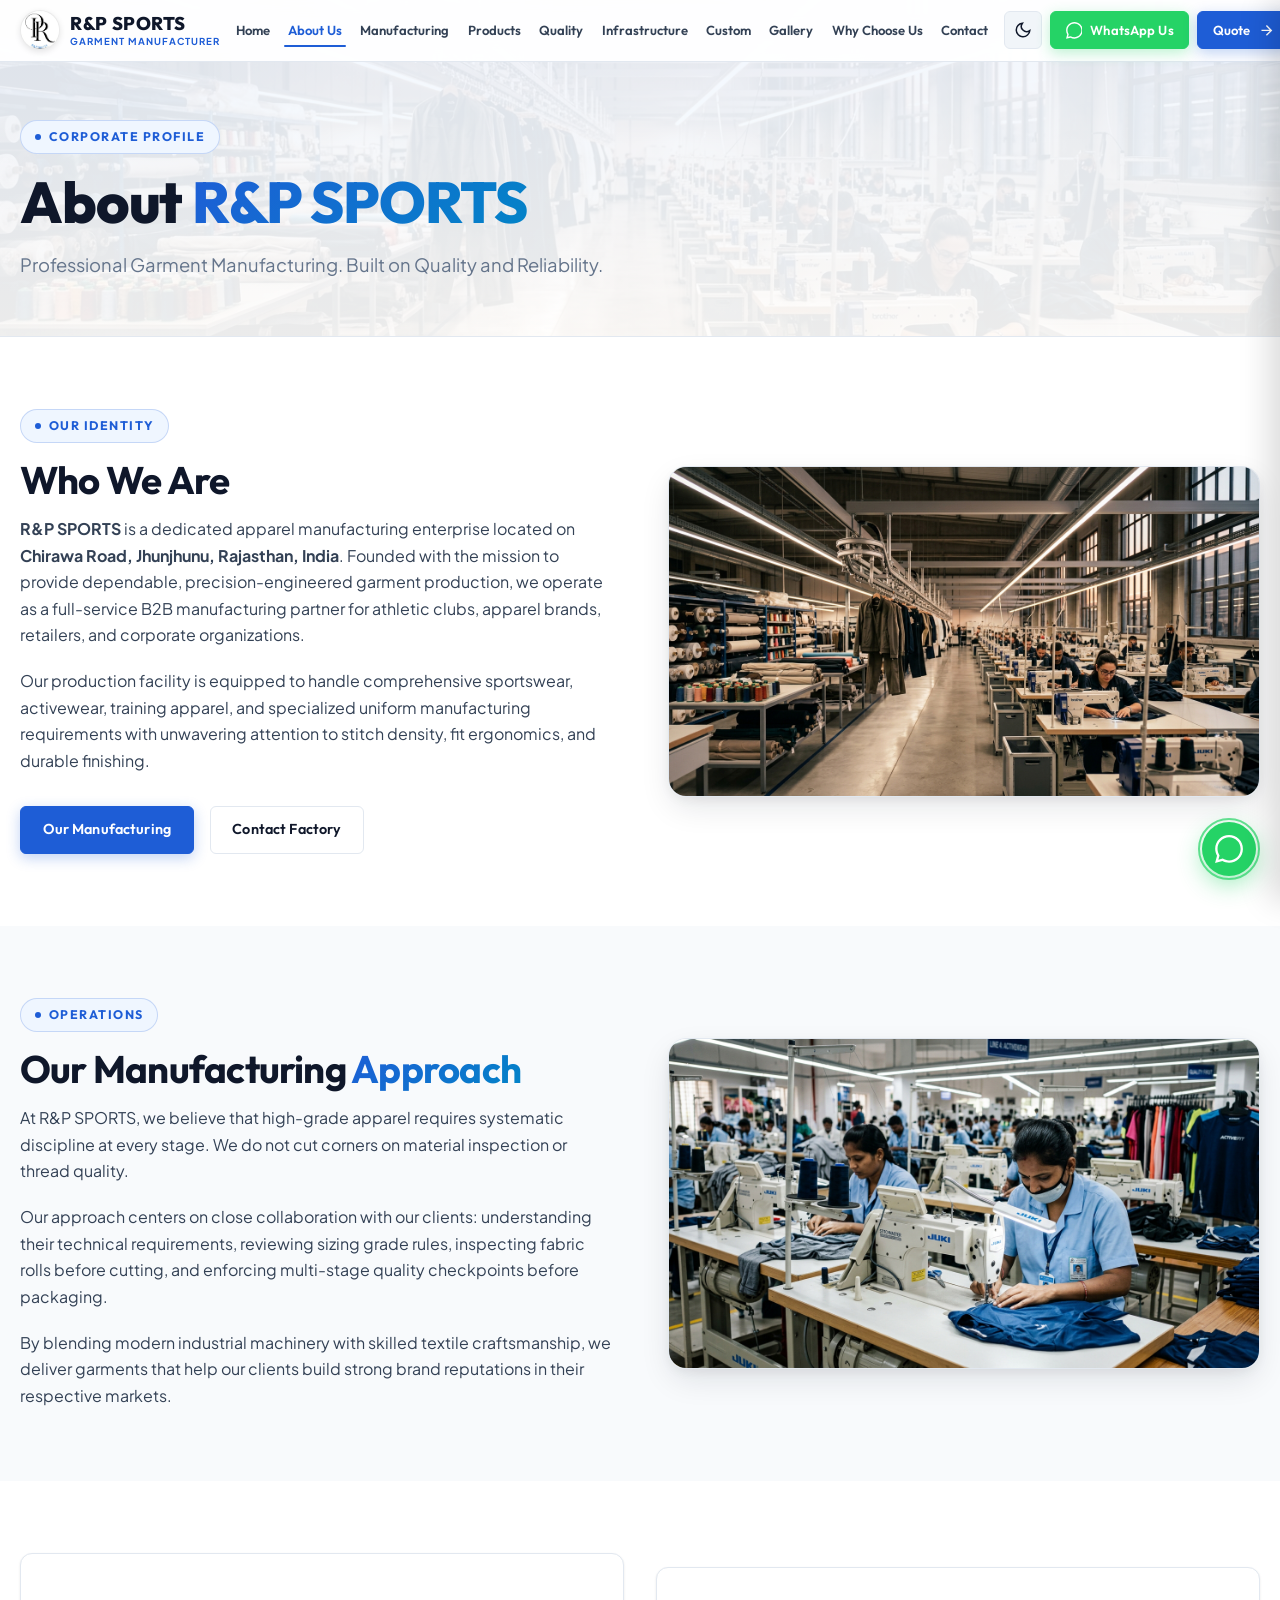
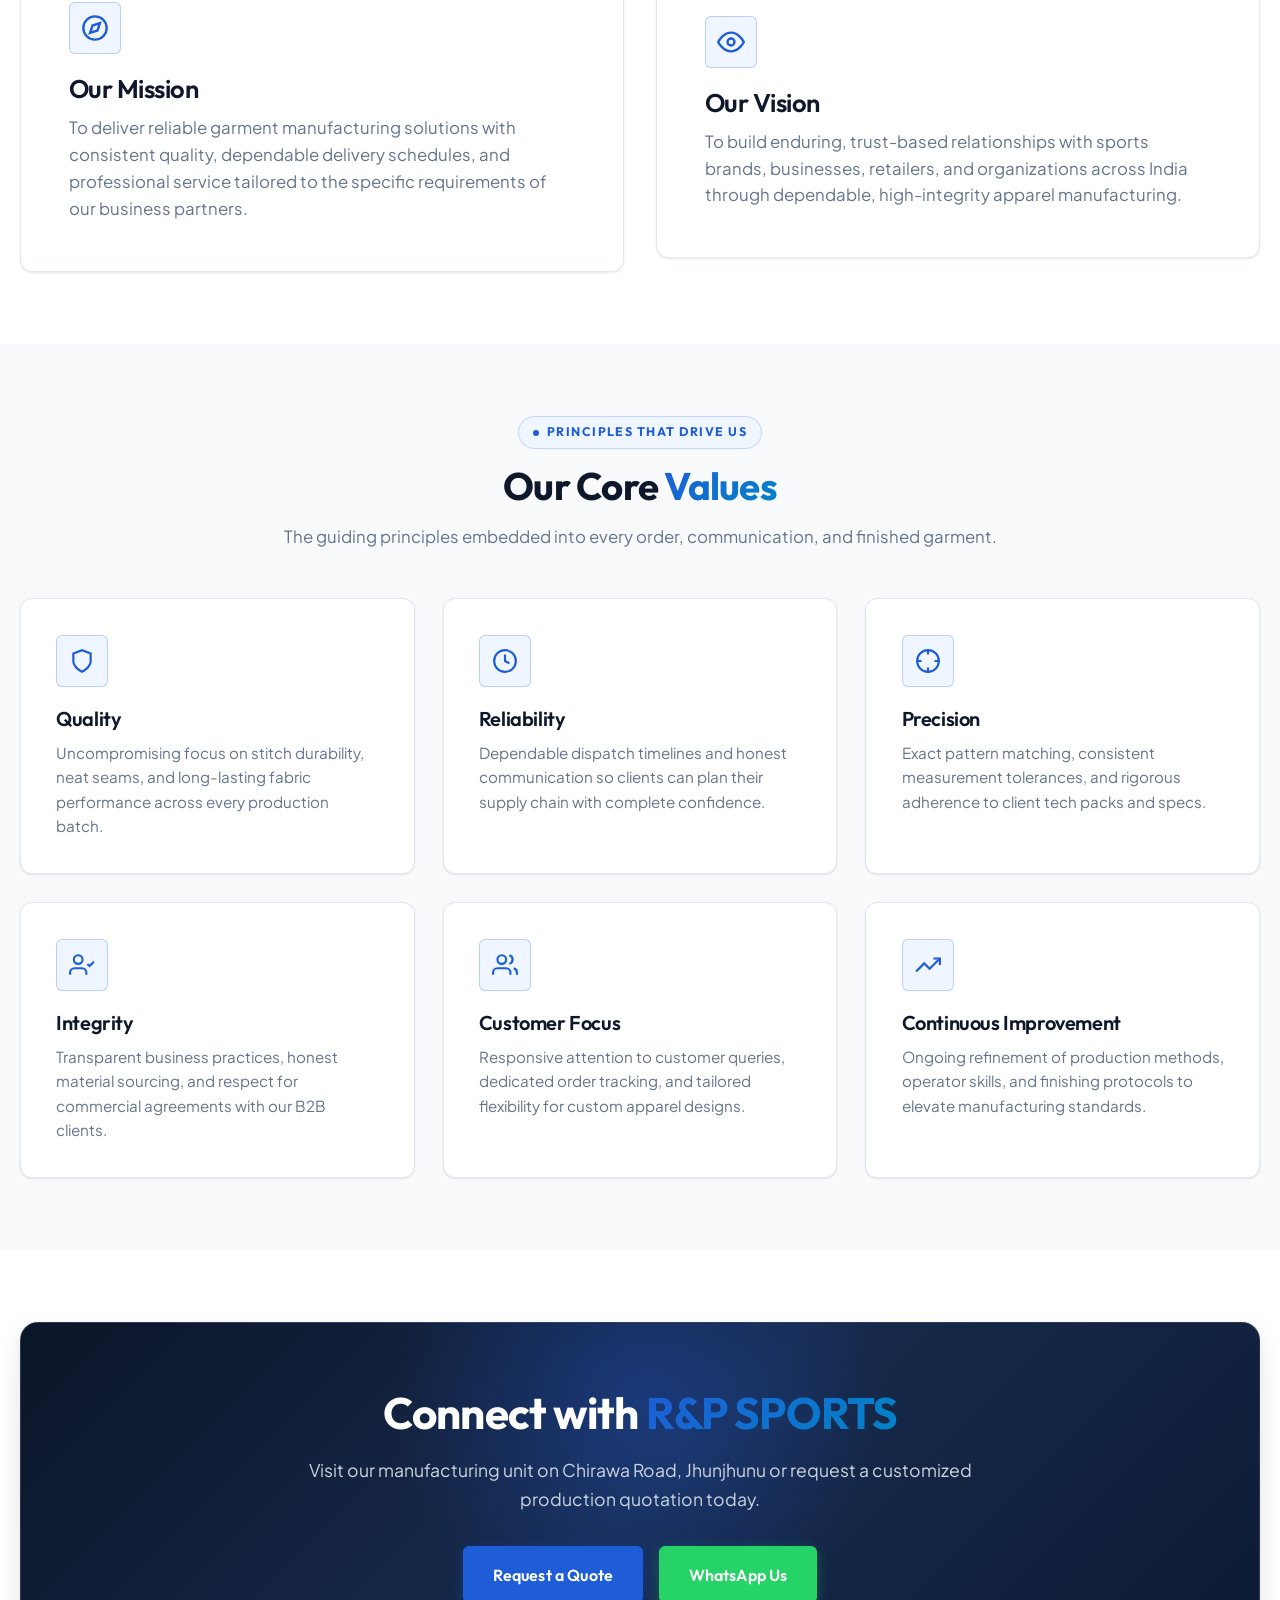
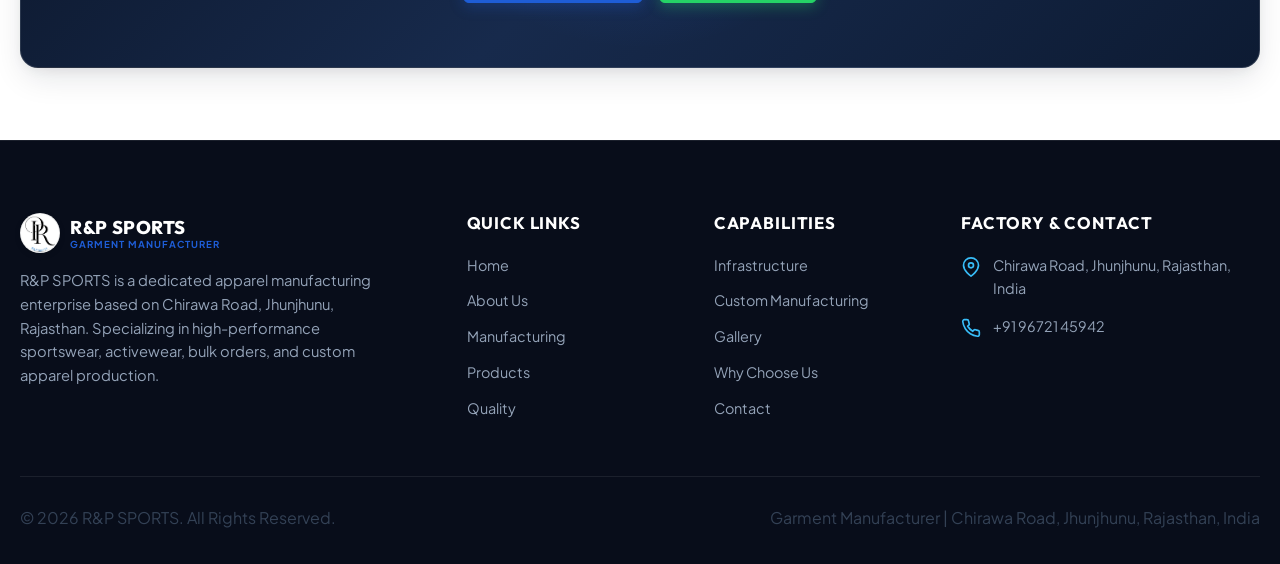
<file: about.html>
<!DOCTYPE html>
<html lang="en">
<head>
  <meta charset="UTF-8">
  <meta name="viewport" content="width=device-width, initial-scale=1.0">
  <title>About Us — R&P SPORTS | Garment Manufacturer Jhunjhunu, Rajasthan</title>
  <meta name="description" content="Learn about R&P SPORTS, a dedicated garment manufacturing enterprise located on Chirawa Road, Jhunjhunu, Rajasthan. Committed to quality, precision, and reliable B2B apparel production.">
  <link rel="icon" type="image/png" href="assets/images/brand/logo.png?v=1788773500">
  <link rel="stylesheet" href="assets/css/style.css?v=1788773500">
</head>
<body>

  <!-- HEADER -->
  <!-- ==========================================================================
       HEADER
       ========================================================================== -->
  <header class="site-header" id="siteHeader">
    <div class="container header-inner">
      <a href="index.html" class="brand-logo" aria-label="R&P SPORTS Home">
        <img src="assets/images/brand/logo.png?v=1788773500" alt="R&P SPORTS Logo" class="brand-logo-img">
        <div class="brand-logo-text">
          <span class="brand-title">R&P SPORTS</span>
          <span class="brand-subtitle">Garment Manufacturer</span>
        </div>
      </a>

      <nav class="main-nav" aria-label="Main Navigation">
        <a href="index.html" class="nav-link">Home</a>
        <a href="about.html" class="nav-link active">About Us</a>
        <a href="manufacturing.html" class="nav-link">Manufacturing</a>
        <a href="products.html" class="nav-link">Products</a>
        <a href="quality.html" class="nav-link">Quality</a>
        <a href="infrastructure.html" class="nav-link">Infrastructure</a>
        <a href="custom-manufacturing.html" class="nav-link">Custom</a>
        <a href="gallery.html" class="nav-link">Gallery</a>
        <a href="why-choose-us.html" class="nav-link">Why Choose Us</a>
        <a href="contact.html" class="nav-link">Contact</a>
      </nav>

      <div class="header-actions">
        <button class="theme-toggle-btn" aria-label="Toggle Light / Dark Theme">
          <svg viewBox="0 0 24 24" fill="none" stroke="currentColor" stroke-width="2"><path d="M21 12.79A9 9 0 1 1 11.21 3 7 7 0 0 0 21 12.79z"></path></svg>
        </button>
        <a href="https://wa.me/919672145942?text=Hello%20R%26P%20SPORTS,%20I%20am%20interested%20in%20your%20garment%20manufacturing%20services." target="_blank" rel="noopener" class="btn btn-whatsapp btn-sm">
          <svg viewBox="0 0 24 24" fill="currentColor"><path d="M.057 24l1.687-6.163c-1.041-1.804-1.588-3.849-1.587-5.946.003-6.556 5.338-11.891 11.893-11.891 3.181.001 6.167 1.24 8.413 3.488 2.245 2.248 3.481 5.236 3.48 8.414-.003 6.557-5.338 11.892-11.893 11.892-1.99-.001-3.951-.5-5.688-1.448l-6.305 1.654zm6.597-3.807c1.676.995 3.276 1.591 5.392 1.592 5.448 0 9.886-4.434 9.889-9.885.002-5.462-4.415-9.89-9.881-9.892-5.452 0-9.887 4.434-9.889 9.884-.001 2.225.651 3.891 1.746 5.634l-.999 3.648 3.742-.981z"/></svg>
          <span>WhatsApp Us</span>
        </a>
        <a href="contact.html" class="btn btn-primary btn-sm btn-header-quote">
          <span>Quote</span>
          <svg viewBox="0 0 24 24" fill="none" stroke="currentColor" stroke-width="2"><path d="M5 12h14M12 5l7 7-7 7"/></svg>
        </a>
        <button class="hamburger-btn" aria-label="Open Navigation Menu">
          <svg width="22" height="22" viewBox="0 0 24 24" fill="none" stroke="currentColor" stroke-width="2.5" stroke-linecap="round" stroke-linejoin="round"><line x1="3" y1="6" x2="21" y2="6"></line><line x1="3" y1="12" x2="21" y2="12"></line><line x1="3" y1="18" x2="21" y2="18"></line></svg>
        </button>
      </div>
    </div>
  </header>

  <!-- Mobile Drawer Menu -->
  <div class="mobile-nav-overlay"></div>
  <aside class="mobile-nav-drawer" aria-label="Mobile Navigation">
    <div class="mobile-nav-header">
      <div class="brand-logo">
        <img src="assets/images/brand/logo.png?v=1788773500" alt="R&P SPORTS Logo" class="brand-logo-img">
        <span class="brand-title">R&P SPORTS</span>
      </div>
      <button class="mobile-close-btn" aria-label="Close menu">
        <svg width="20" height="20" viewBox="0 0 24 24" fill="none" stroke="currentColor" stroke-width="2"><line x1="18" y1="6" x2="6" y2="18"></line><line x1="6" y1="6" x2="18" y2="18"></line></svg>
      </button>
    </div>
    <div class="mobile-links">
      <a href="index.html" class="mobile-link">Home</a>
      <a href="about.html" class="mobile-link active">About Us</a>
      <a href="manufacturing.html" class="mobile-link">Manufacturing</a>
      <a href="products.html" class="mobile-link">Products</a>
      <a href="quality.html" class="mobile-link">Quality</a>
      <a href="infrastructure.html" class="mobile-link">Infrastructure</a>
      <a href="custom-manufacturing.html" class="mobile-link">Custom Manufacturing</a>
      <a href="gallery.html" class="mobile-link">Gallery</a>
      <a href="why-choose-us.html" class="mobile-link">Why Choose Us</a>
      <a href="contact.html" class="mobile-link">Contact</a>
    </div>
    <div class="mobile-cta-group">
      <a href="contact.html" class="btn btn-primary">Request a Quote</a>
      <a href="https://wa.me/919672145942?text=Hello%20R%26P%20SPORTS,%20I%20am%20interested%20in%20your%20garment%20manufacturing%20services." target="_blank" rel="noopener" class="btn btn-whatsapp">WhatsApp Us</a>
    </div>
  </aside>

  <!-- PAGE HERO -->
  <section class="page-hero">
    <div class="page-hero-bg" style="background-image: url('assets/images/manufacturing/hero-factory.jpg');"></div>
    <div class="container">
      <div class="page-hero-content">
        <span class="section-tag">Corporate Profile</span>
        <h1 class="page-hero-title">About <span class="text-blue-gradient">R&P SPORTS</span></h1>
        <p class="page-hero-subtitle">Professional Garment Manufacturing. Built on Quality and Reliability.</p>
      </div>
    </div>
  </section>

  <!-- SECTION: WHO WE ARE -->
  <section class="section">
    <div class="container">
      <div class="split-layout">
        <div class="split-content">
          <span class="section-tag">Our Identity</span>
          <h2 class="section-title">Who We Are</h2>
          <p style="margin-bottom: 1.25rem;"><strong>R&P SPORTS</strong> is a dedicated apparel manufacturing enterprise located on <strong>Chirawa Road, Jhunjhunu, Rajasthan, India</strong>. Founded with the mission to provide dependable, precision-engineered garment production, we operate as a full-service B2B manufacturing partner for athletic clubs, apparel brands, retailers, and corporate organizations.</p>
          <p style="margin-bottom: 1.5rem;">Our production facility is equipped to handle comprehensive sportswear, activewear, training apparel, and specialized uniform manufacturing requirements with unwavering attention to stitch density, fit ergonomics, and durable finishing.</p>
          <div style="display: flex; gap: 1rem; align-items: center; margin-top: 2rem;">
            <a href="manufacturing.html" class="btn btn-primary">Our Manufacturing</a>
            <a href="contact.html" class="btn btn-outline">Contact Factory</a>
          </div>
        </div>
        <div class="split-image-wrap">
          <img src="assets/images/manufacturing/hero-factory.jpg" alt="R&P SPORTS Factory Operations" class="split-image">
        </div>
      </div>
    </div>
  </section>

  <!-- SECTION: OUR MANUFACTURING APPROACH -->
  <section class="section section-alt">
    <div class="container">
      <div class="split-layout reversed">
        <div class="split-image-wrap">
          <img src="assets/images/manufacturing/stitching-line.jpg" alt="R&P SPORTS Garment Stitching Line" class="split-image">
        </div>
        <div class="split-content">
          <span class="section-tag">Operations</span>
          <h2 class="section-title">Our Manufacturing <span class="text-blue-gradient">Approach</span></h2>
          <p style="margin-bottom: 1.25rem;">At R&P SPORTS, we believe that high-grade apparel requires systematic discipline at every stage. We do not cut corners on material inspection or thread quality.</p>
          <p style="margin-bottom: 1.25rem;">Our approach centers on close collaboration with our clients: understanding their technical requirements, reviewing sizing grade rules, inspecting fabric rolls before cutting, and enforcing multi-stage quality checkpoints before packaging.</p>
          <p>By blending modern industrial machinery with skilled textile craftsmanship, we deliver garments that help our clients build strong brand reputations in their respective markets.</p>
        </div>
      </div>
    </div>
  </section>

  <!-- SECTION: MISSION & VISION -->
  <section class="section">
    <div class="container">
      <div class="grid-2">
        <div class="feature-card" style="padding: 3rem;">
          <div class="feature-icon-box">
            <svg width="28" height="28" viewBox="0 0 24 24" fill="none" stroke="currentColor" stroke-width="2"><circle cx="12" cy="12" r="10"></circle><polygon points="16.24 7.76 14.12 14.12 7.76 16.24 9.88 9.88 16.24 7.76"></polygon></svg>
          </div>
          <h3 class="feature-title" style="font-size: 1.6rem;">Our Mission</h3>
          <p class="feature-desc" style="font-size: 1.05rem;">To deliver reliable garment manufacturing solutions with consistent quality, dependable delivery schedules, and professional service tailored to the specific requirements of our business partners.</p>
        </div>

        <div class="feature-card" style="padding: 3rem;">
          <div class="feature-icon-box">
            <svg width="28" height="28" viewBox="0 0 24 24" fill="none" stroke="currentColor" stroke-width="2"><path d="M1 12s4-8 11-8 11 8 11 8-4 8-11 8-11-8-11-8z"></path><circle cx="12" cy="12" r="3"></circle></svg>
          </div>
          <h3 class="feature-title" style="font-size: 1.6rem;">Our Vision</h3>
          <p class="feature-desc" style="font-size: 1.05rem;">To build enduring, trust-based relationships with sports brands, businesses, retailers, and organizations across India through dependable, high-integrity apparel manufacturing.</p>
        </div>
      </div>
    </div>
  </section>

  <!-- SECTION: OUR CORE VALUES -->
  <section class="section section-alt">
    <div class="container">
      <div class="section-header">
        <span class="section-tag">Principles That Drive Us</span>
        <h2 class="section-title">Our Core <span class="text-blue-gradient">Values</span></h2>
        <p class="section-desc">The guiding principles embedded into every order, communication, and finished garment.</p>
      </div>

      <div class="grid-3">
        <!-- Value 1 -->
        <div class="feature-card">
          <div class="feature-icon-box">
            <svg width="26" height="26" viewBox="0 0 24 24" fill="none" stroke="currentColor" stroke-width="2"><path d="M12 22s8-4 8-10V5l-8-3-8 3v7c0 6 8 10 8 10z"/></svg>
          </div>
          <h3 class="feature-title">Quality</h3>
          <p class="feature-desc">Uncompromising focus on stitch durability, neat seams, and long-lasting fabric performance across every production batch.</p>
        </div>

        <!-- Value 2 -->
        <div class="feature-card">
          <div class="feature-icon-box">
            <svg width="26" height="26" viewBox="0 0 24 24" fill="none" stroke="currentColor" stroke-width="2"><circle cx="12" cy="12" r="10"></circle><polyline points="12 6 12 12 16 14"></polyline></svg>
          </div>
          <h3 class="feature-title">Reliability</h3>
          <p class="feature-desc">Dependable dispatch timelines and honest communication so clients can plan their supply chain with complete confidence.</p>
        </div>

        <!-- Value 3 -->
        <div class="feature-card">
          <div class="feature-icon-box">
            <svg width="26" height="26" viewBox="0 0 24 24" fill="none" stroke="currentColor" stroke-width="2"><circle cx="12" cy="12" r="10"></circle><line x1="22" y1="12" x2="18" y2="12"></line><line x1="6" y1="12" x2="2" y2="12"></line><line x1="12" y1="6" x2="12" y2="2"></line><line x1="12" y1="22" x2="12" y2="18"></line></svg>
          </div>
          <h3 class="feature-title">Precision</h3>
          <p class="feature-desc">Exact pattern matching, consistent measurement tolerances, and rigorous adherence to client tech packs and specs.</p>
        </div>

        <!-- Value 4 -->
        <div class="feature-card">
          <div class="feature-icon-box">
            <svg width="26" height="26" viewBox="0 0 24 24" fill="none" stroke="currentColor" stroke-width="2"><path d="M16 21v-2a4 4 0 0 0-4-4H5a4 4 0 0 0-4 4v2"></path><circle cx="8.5" cy="7" r="4"></circle><polyline points="17 11 19 13 23 9"></polyline></svg>
          </div>
          <h3 class="feature-title">Integrity</h3>
          <p class="feature-desc">Transparent business practices, honest material sourcing, and respect for commercial agreements with our B2B clients.</p>
        </div>

        <!-- Value 5 -->
        <div class="feature-card">
          <div class="feature-icon-box">
            <svg width="26" height="26" viewBox="0 0 24 24" fill="none" stroke="currentColor" stroke-width="2"><path d="M17 21v-2a4 4 0 0 0-4-4H5a4 4 0 0 0-4 4v2"></path><circle cx="9" cy="7" r="4"></circle><path d="M23 21v-2a4 4 0 0 0-3-3.87"></path><path d="M16 3.13a4 4 0 0 1 0 7.75"></path></svg>
          </div>
          <h3 class="feature-title">Customer Focus</h3>
          <p class="feature-desc">Responsive attention to customer queries, dedicated order tracking, and tailored flexibility for custom apparel designs.</p>
        </div>

        <!-- Value 6 -->
        <div class="feature-card">
          <div class="feature-icon-box">
            <svg width="26" height="26" viewBox="0 0 24 24" fill="none" stroke="currentColor" stroke-width="2"><polyline points="23 6 13.5 15.5 8.5 10.5 1 18"></polyline><polyline points="17 6 23 6 23 12"></polyline></svg>
          </div>
          <h3 class="feature-title">Continuous Improvement</h3>
          <p class="feature-desc">Ongoing refinement of production methods, operator skills, and finishing protocols to elevate manufacturing standards.</p>
        </div>
      </div>
    </div>
  </section>

  <!-- CTA BANNER -->
  <section class="section">
    <div class="container">
      <div class="cta-banner">
        <div class="cta-content">
          <h2 class="cta-title">Connect with <span class="text-blue-gradient">R&P SPORTS</span></h2>
          <p class="cta-desc">Visit our manufacturing unit on Chirawa Road, Jhunjhunu or request a customized production quotation today.</p>
          <div class="cta-btn-group">
            <a href="contact.html" class="btn btn-primary btn-lg">Request a Quote</a>
            <a href="https://wa.me/919672145942?text=Hello%20R%26P%20SPORTS,%20I%20would%20like%20to%20discuss%20an%20order." target="_blank" rel="noopener" class="btn btn-whatsapp btn-lg">WhatsApp Us</a>
          </div>
        </div>
      </div>
    </div>
  </section>

  <!-- FOOTER -->
  <footer class="site-footer">
    <div class="container">
      <div class="footer-top">
        <div class="footer-brand">
          <a href="index.html" class="brand-logo">
            <img src="assets/images/brand/logo.png?v=1788773500" alt="R&P SPORTS Logo" class="brand-logo-img">
            <div class="brand-logo-text">
              <span class="brand-title">R&P SPORTS</span>
              <span class="brand-subtitle">Garment Manufacturer</span>
            </div>
          </a>
          <p class="footer-about">R&P SPORTS is a dedicated apparel manufacturing enterprise based on Chirawa Road, Jhunjhunu, Rajasthan. Specializing in high-performance sportswear, activewear, bulk orders, and custom apparel production.</p>
        </div>

        <div>
          <h4 class="footer-heading">Quick Links</h4>
          <div class="footer-links">
            <a href="index.html" class="footer-link">Home</a>
            <a href="about.html" class="footer-link">About Us</a>
            <a href="manufacturing.html" class="footer-link">Manufacturing</a>
            <a href="products.html" class="footer-link">Products</a>
            <a href="quality.html" class="footer-link">Quality</a>
          </div>
        </div>

        <div>
          <h4 class="footer-heading">Capabilities</h4>
          <div class="footer-links">
            <a href="infrastructure.html" class="footer-link">Infrastructure</a>
            <a href="custom-manufacturing.html" class="footer-link">Custom Manufacturing</a>
            <a href="gallery.html" class="footer-link">Gallery</a>
            <a href="why-choose-us.html" class="footer-link">Why Choose Us</a>
            <a href="contact.html" class="footer-link">Contact</a>
          </div>
        </div>

        <div>
          <h4 class="footer-heading">Factory & Contact</h4>
          <div class="footer-contact-item">
            <svg width="20" height="20" viewBox="0 0 24 24" fill="none" stroke="currentColor" stroke-width="2"><path d="M21 10c0 7-9 13-9 13s-9-6-9-13a9 9 0 0 1 18 0z"></path><circle cx="12" cy="10" r="3"></circle></svg>
            <span>Chirawa Road, Jhunjhunu, Rajasthan, India</span>
          </div>
          <div class="footer-contact-item">
            <svg width="20" height="20" viewBox="0 0 24 24" fill="none" stroke="currentColor" stroke-width="2"><path d="M22 16.92v3a2 2 0 0 1-2.18 2 19.79 19.79 0 0 1-8.63-3.07 19.5 19.5 0 0 1-6-6 19.79 19.79 0 0 1-3.07-8.67A2 2 0 0 1 4.11 2h3a2 2 0 0 1 2 1.72 12.84 12.84 0 0 0 .7 2.81 2 2 0 0 1-.45 2.11L8.09 9.91a16 16 0 0 0 6 6l1.27-1.27a2 2 0 0 1 2.11-.45 12.84 12.84 0 0 0 2.81.7A2 2 0 0 1 22 16.92z"></path></svg>
            <span>+91 96721 45942</span>
          </div>
        </div>
      </div>

      <div class="footer-bottom">
        <p>&copy; 2026 R&P SPORTS. All Rights Reserved.</p>
        <p>Garment Manufacturer | Chirawa Road, Jhunjhunu, Rajasthan, India</p>
      </div>
    </div>
  </footer>

  <a href="https://wa.me/919672145942?text=Hello%20R%26P%20SPORTS,%20I%20am%20interested%20in%20your%20garment%20manufacturing%20services." target="_blank" rel="noopener" class="floating-whatsapp" aria-label="Chat on WhatsApp">
    <svg viewBox="0 0 24 24"><path d="M.057 24l1.687-6.163c-1.041-1.804-1.588-3.849-1.587-5.946.003-6.556 5.338-11.891 11.893-11.891 3.181.001 6.167 1.24 8.413 3.488 2.245 2.248 3.481 5.236 3.48 8.414-.003 6.557-5.338 11.892-11.893 11.892-1.99-.001-3.951-.5-5.688-1.448l-6.305 1.654zm6.597-3.807c1.676.995 3.276 1.591 5.392 1.592 5.448 0 9.886-4.434 9.889-9.885.002-5.462-4.415-9.89-9.881-9.892-5.452 0-9.887 4.434-9.889 9.884-.001 2.225.651 3.891 1.746 5.634l-.999 3.648 3.742-.981z"/></svg>
  </a>

  <script src="assets/js/main.js?v=1788773500"></script>
</body>
</html>
</file>
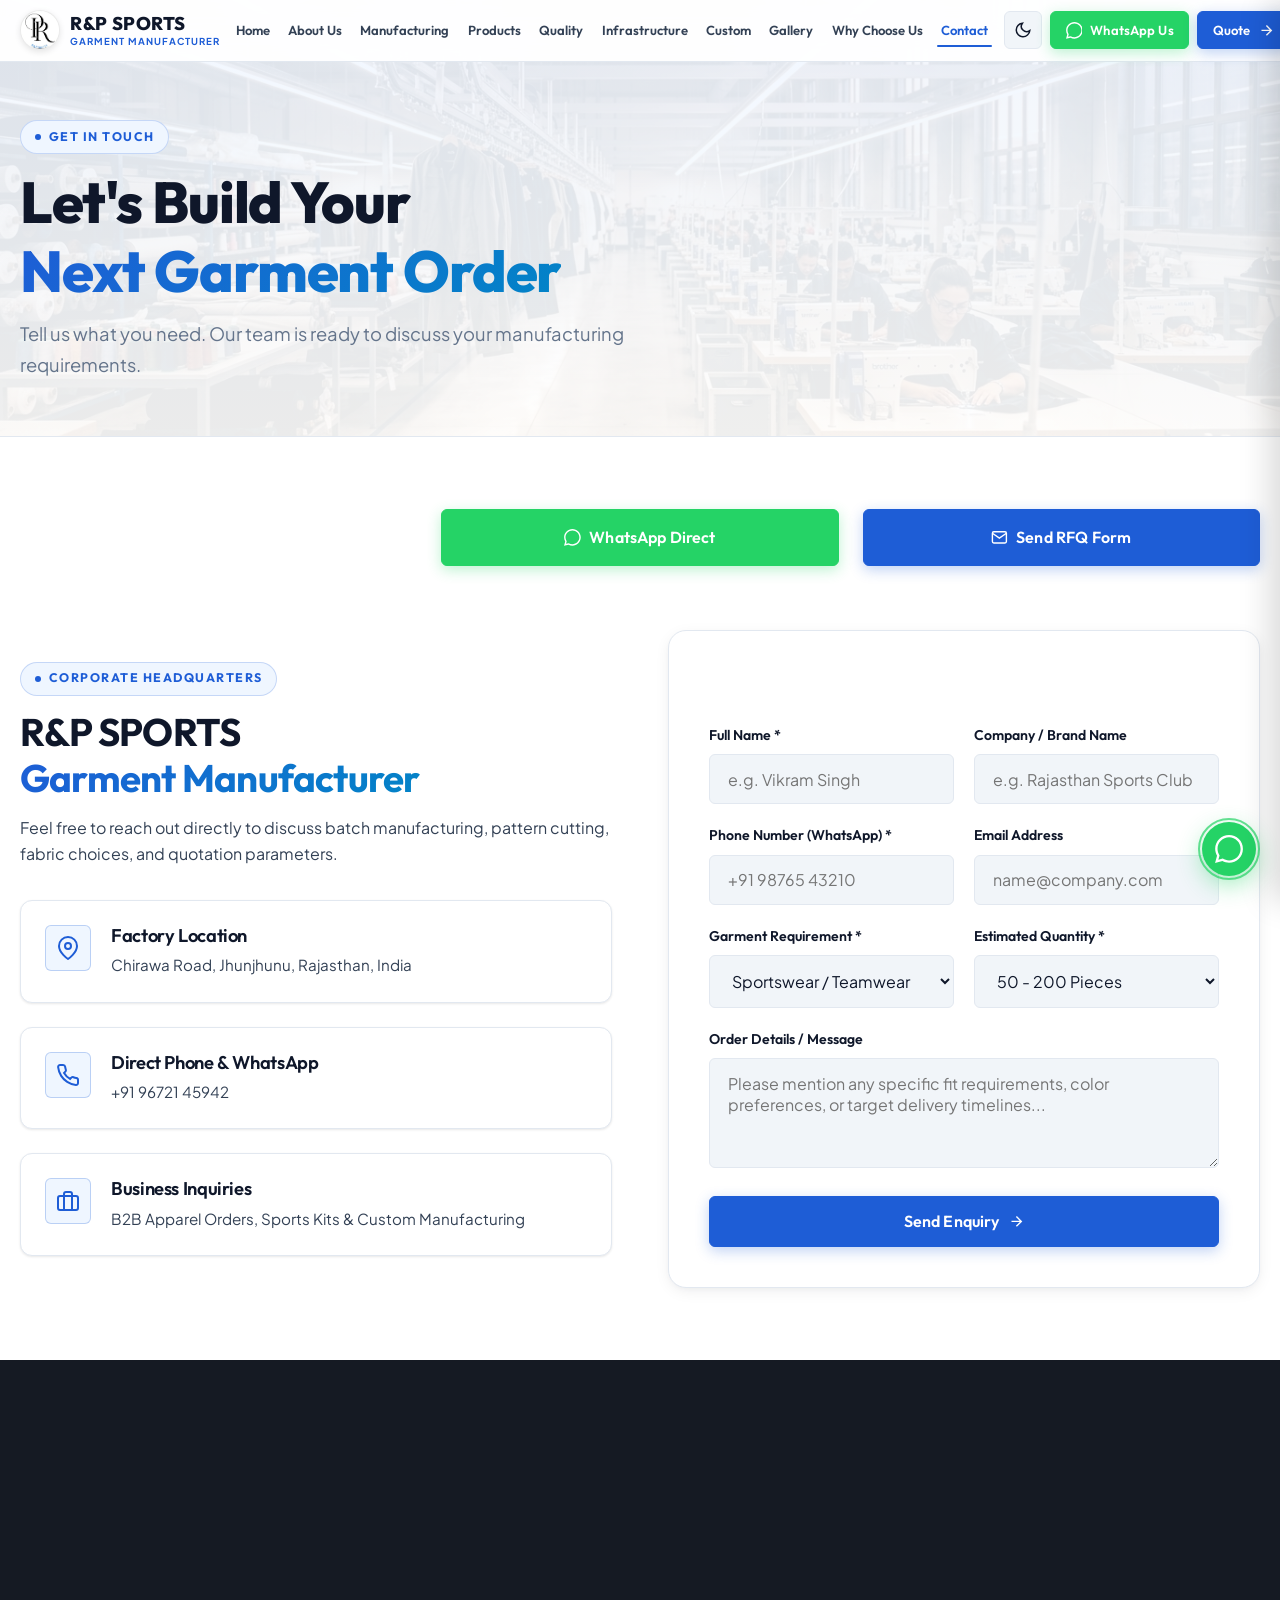
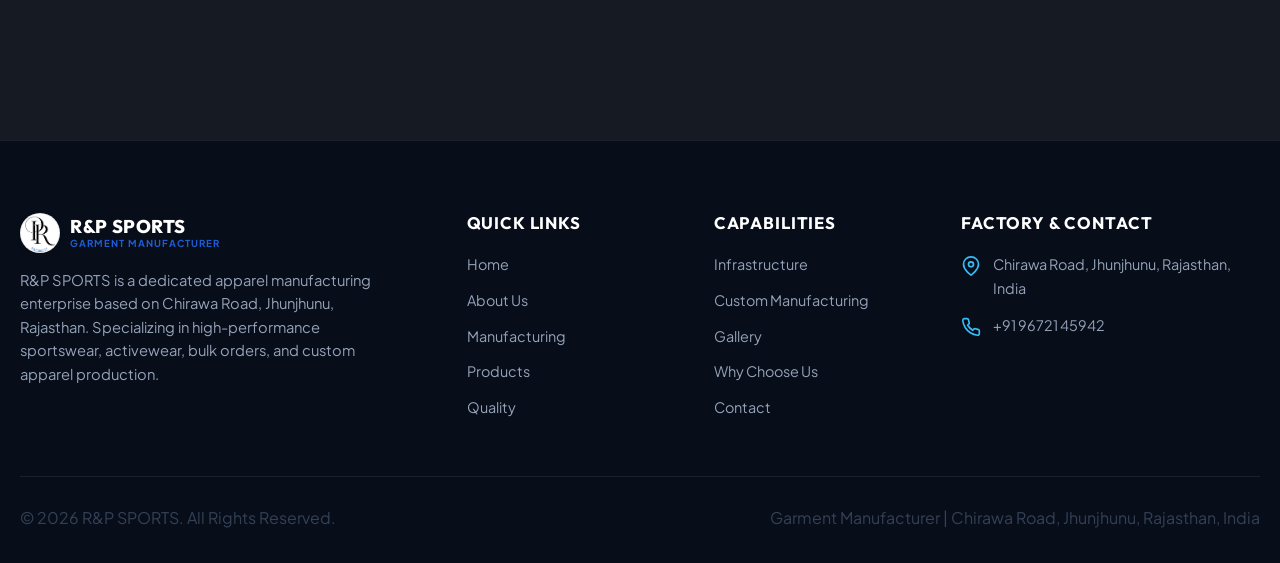
<file: contact.html>
<!DOCTYPE html>
<html lang="en">
<head>
  <meta charset="UTF-8">
  <meta name="viewport" content="width=device-width, initial-scale=1.0">
  <title>Contact Us — R&P SPORTS | Garment Manufacturer Jhunjhunu, Rajasthan</title>
  <meta name="description" content="Contact R&P SPORTS, professional garment manufacturer located on Chirawa Road, Jhunjhunu, Rajasthan. Phone: +91 96721 45942. Request bulk production quotes or discuss custom orders.">
  <link rel="icon" type="image/png" href="assets/images/brand/logo.png?v=1788773500">
  <link rel="stylesheet" href="assets/css/style.css?v=1788773500">
</head>
<body>

  <!-- HEADER -->
  <!-- ==========================================================================
       HEADER
       ========================================================================== -->
  <header class="site-header" id="siteHeader">
    <div class="container header-inner">
      <a href="index.html" class="brand-logo" aria-label="R&P SPORTS Home">
        <img src="assets/images/brand/logo.png?v=1788773500" alt="R&P SPORTS Logo" class="brand-logo-img">
        <div class="brand-logo-text">
          <span class="brand-title">R&P SPORTS</span>
          <span class="brand-subtitle">Garment Manufacturer</span>
        </div>
      </a>

      <nav class="main-nav" aria-label="Main Navigation">
        <a href="index.html" class="nav-link">Home</a>
        <a href="about.html" class="nav-link">About Us</a>
        <a href="manufacturing.html" class="nav-link">Manufacturing</a>
        <a href="products.html" class="nav-link">Products</a>
        <a href="quality.html" class="nav-link">Quality</a>
        <a href="infrastructure.html" class="nav-link">Infrastructure</a>
        <a href="custom-manufacturing.html" class="nav-link">Custom</a>
        <a href="gallery.html" class="nav-link">Gallery</a>
        <a href="why-choose-us.html" class="nav-link">Why Choose Us</a>
        <a href="contact.html" class="nav-link active">Contact</a>
      </nav>

      <div class="header-actions">
        <button class="theme-toggle-btn" aria-label="Toggle Light / Dark Theme">
          <svg viewBox="0 0 24 24" fill="none" stroke="currentColor" stroke-width="2"><path d="M21 12.79A9 9 0 1 1 11.21 3 7 7 0 0 0 21 12.79z"></path></svg>
        </button>
        <a href="https://wa.me/919672145942?text=Hello%20R%26P%20SPORTS,%20I%20am%20interested%20in%20your%20garment%20manufacturing%20services." target="_blank" rel="noopener" class="btn btn-whatsapp btn-sm">
          <svg viewBox="0 0 24 24" fill="currentColor"><path d="M.057 24l1.687-6.163c-1.041-1.804-1.588-3.849-1.587-5.946.003-6.556 5.338-11.891 11.893-11.891 3.181.001 6.167 1.24 8.413 3.488 2.245 2.248 3.481 5.236 3.48 8.414-.003 6.557-5.338 11.892-11.893 11.892-1.99-.001-3.951-.5-5.688-1.448l-6.305 1.654zm6.597-3.807c1.676.995 3.276 1.591 5.392 1.592 5.448 0 9.886-4.434 9.889-9.885.002-5.462-4.415-9.89-9.881-9.892-5.452 0-9.887 4.434-9.889 9.884-.001 2.225.651 3.891 1.746 5.634l-.999 3.648 3.742-.981z"/></svg>
          <span>WhatsApp Us</span>
        </a>
        <a href="contact.html" class="btn btn-primary btn-sm btn-header-quote">
          <span>Quote</span>
          <svg viewBox="0 0 24 24" fill="none" stroke="currentColor" stroke-width="2"><path d="M5 12h14M12 5l7 7-7 7"/></svg>
        </a>
        <button class="hamburger-btn" aria-label="Open Navigation Menu">
          <svg width="22" height="22" viewBox="0 0 24 24" fill="none" stroke="currentColor" stroke-width="2.5" stroke-linecap="round" stroke-linejoin="round"><line x1="3" y1="6" x2="21" y2="6"></line><line x1="3" y1="12" x2="21" y2="12"></line><line x1="3" y1="18" x2="21" y2="18"></line></svg>
        </button>
      </div>
    </div>
  </header>

  <!-- Mobile Drawer Menu -->
  <div class="mobile-nav-overlay"></div>
  <aside class="mobile-nav-drawer" aria-label="Mobile Navigation">
    <div class="mobile-nav-header">
      <div class="brand-logo">
        <img src="assets/images/brand/logo.png?v=1788773500" alt="R&P SPORTS Logo" class="brand-logo-img">
        <span class="brand-title">R&P SPORTS</span>
      </div>
      <button class="mobile-close-btn" aria-label="Close menu">
        <svg width="20" height="20" viewBox="0 0 24 24" fill="none" stroke="currentColor" stroke-width="2"><line x1="18" y1="6" x2="6" y2="18"></line><line x1="6" y1="6" x2="18" y2="18"></line></svg>
      </button>
    </div>
    <div class="mobile-links">
      <a href="index.html" class="mobile-link">Home</a>
      <a href="about.html" class="mobile-link">About Us</a>
      <a href="manufacturing.html" class="mobile-link">Manufacturing</a>
      <a href="products.html" class="mobile-link">Products</a>
      <a href="quality.html" class="mobile-link">Quality</a>
      <a href="infrastructure.html" class="mobile-link">Infrastructure</a>
      <a href="custom-manufacturing.html" class="mobile-link">Custom Manufacturing</a>
      <a href="gallery.html" class="mobile-link">Gallery</a>
      <a href="why-choose-us.html" class="mobile-link">Why Choose Us</a>
      <a href="contact.html" class="mobile-link active">Contact</a>
    </div>
    <div class="mobile-cta-group">
      <a href="contact.html" class="btn btn-primary">Request a Quote</a>
      <a href="https://wa.me/919672145942?text=Hello%20R%26P%20SPORTS,%20I%20am%20interested%20in%20your%20garment%20manufacturing%20services." target="_blank" rel="noopener" class="btn btn-whatsapp">WhatsApp Us</a>
    </div>
  </aside>

  <!-- PAGE HERO -->
  <section class="page-hero">
    <div class="page-hero-bg" style="background-image: url('assets/images/manufacturing/hero-factory.jpg');"></div>
    <div class="container">
      <div class="page-hero-content">
        <span class="section-tag">Get in Touch</span>
        <h1 class="page-hero-title">Let's Build Your <br><span class="text-blue-gradient">Next Garment Order</span></h1>
        <p class="page-hero-subtitle">Tell us what you need. Our team is ready to discuss your manufacturing requirements.</p>
      </div>
    </div>
  </section>

  <!-- CONTACT & FORM SECTION -->
  <section class="section">
    <div class="container">
      
      <!-- Action Quick Bar -->
      <div style="display: flex; flex-wrap: wrap; gap: 1.5rem; justify-content: center; margin-bottom: 4rem;">
        <a href="tel:+919672145942" class="btn btn-secondary btn-lg" style="flex: 1; min-width: 260px;">
          <svg width="22" height="22" viewBox="0 0 24 24" fill="none" stroke="currentColor" stroke-width="2"><path d="M22 16.92v3a2 2 0 0 1-2.18 2 19.79 19.79 0 0 1-8.63-3.07 19.5 19.5 0 0 1-6-6 19.79 19.79 0 0 1-3.07-8.67A2 2 0 0 1 4.11 2h3a2 2 0 0 1 2 1.72 12.84 12.84 0 0 0 .7 2.81 2 2 0 0 1-.45 2.11L8.09 9.91a16 16 0 0 0 6 6l1.27-1.27a2 2 0 0 1 2.11-.45 12.84 12.84 0 0 0 2.81.7A2 2 0 0 1 22 16.92z"></path></svg>
          <span>Call: +91 96721 45942</span>
        </a>

        <a href="https://wa.me/919672145942?text=Hello%20R%26P%20SPORTS,%20I%20am%20interested%20in%20your%20garment%20manufacturing%20services.%20I%20would%20like%20to%20discuss%20my%20requirement." target="_blank" rel="noopener" class="btn btn-whatsapp btn-lg" style="flex: 1; min-width: 260px;">
          <svg width="22" height="22" viewBox="0 0 24 24" fill="currentColor"><path d="M.057 24l1.687-6.163c-1.041-1.804-1.588-3.849-1.587-5.946.003-6.556 5.338-11.891 11.893-11.891 3.181.001 6.167 1.24 8.413 3.488 2.245 2.248 3.481 5.236 3.48 8.414-.003 6.557-5.338 11.892-11.893 11.892-1.99-.001-3.951-.5-5.688-1.448l-6.305 1.654zm6.597-3.807c1.676.995 3.276 1.591 5.392 1.592 5.448 0 9.886-4.434 9.889-9.885.002-5.462-4.415-9.89-9.881-9.892-5.452 0-9.887 4.434-9.889 9.884-.001 2.225.651 3.891 1.746 5.634l-.999 3.648 3.742-.981z"/></svg>
          <span>WhatsApp Direct</span>
        </a>

        <a href="#contactForm" class="btn btn-primary btn-lg" style="flex: 1; min-width: 260px;">
          <svg width="22" height="22" viewBox="0 0 24 24" fill="none" stroke="currentColor" stroke-width="2"><path d="M4 4h16c1.1 0 2 .9 2 2v12c0 1.1-.9 2-2 2H4c-1.1 0-2-.9-2-2V6c0-1.1.9-2 2-2z"></path><polyline points="22,6 12,13 2,6"></polyline></svg>
          <span>Send RFQ Form</span>
        </a>
      </div>

      <div class="split-layout">
        
        <!-- Contact Details -->
        <div>
          <span class="section-tag">Corporate Headquarters</span>
          <h2 class="section-title">R&P SPORTS <br><span class="text-blue-gradient">Garment Manufacturer</span></h2>
          <p style="margin-bottom: 2rem;">Feel free to reach out directly to discuss batch manufacturing, pattern cutting, fabric choices, and quotation parameters.</p>

          <div style="display: flex; flex-direction: column; gap: 1.5rem;">
            
            <div class="contact-info-card">
              <div class="contact-icon">
                <svg width="24" height="24" viewBox="0 0 24 24" fill="none" stroke="currentColor" stroke-width="2"><path d="M21 10c0 7-9 13-9 13s-9-6-9-13a9 9 0 0 1 18 0z"></path><circle cx="12" cy="10" r="3"></circle></svg>
              </div>
              <div>
                <h4 style="font-size: 1.15rem; color: var(--text-heading); margin-bottom: 0.35rem;">Factory Location</h4>
                <p style="font-size: 0.95rem;">Chirawa Road, Jhunjhunu, Rajasthan, India</p>
              </div>
            </div>

            <div class="contact-info-card">
              <div class="contact-icon">
                <svg width="24" height="24" viewBox="0 0 24 24" fill="none" stroke="currentColor" stroke-width="2"><path d="M22 16.92v3a2 2 0 0 1-2.18 2 19.79 19.79 0 0 1-8.63-3.07 19.5 19.5 0 0 1-6-6 19.79 19.79 0 0 1-3.07-8.67A2 2 0 0 1 4.11 2h3a2 2 0 0 1 2 1.72 12.84 12.84 0 0 0 .7 2.81 2 2 0 0 1-.45 2.11L8.09 9.91a16 16 0 0 0 6 6l1.27-1.27a2 2 0 0 1 2.11-.45 12.84 12.84 0 0 0 2.81.7A2 2 0 0 1 22 16.92z"></path></svg>
              </div>
              <div>
                <h4 style="font-size: 1.15rem; color: var(--text-heading); margin-bottom: 0.35rem;">Direct Phone & WhatsApp</h4>
                <p style="font-size: 0.95rem;">+91 96721 45942</p>
              </div>
            </div>

            <div class="contact-info-card">
              <div class="contact-icon">
                <svg width="24" height="24" viewBox="0 0 24 24" fill="none" stroke="currentColor" stroke-width="2"><rect x="2" y="7" width="20" height="14" rx="2" ry="2"></rect><path d="M16 21V5a2 2 0 0 0-2-2h-4a2 2 0 0 0-2 2v16"></path></svg>
              </div>
              <div>
                <h4 style="font-size: 1.15rem; color: var(--text-heading); margin-bottom: 0.35rem;">Business Inquiries</h4>
                <p style="font-size: 0.95rem;">B2B Apparel Orders, Sports Kits & Custom Manufacturing</p>
              </div>
            </div>

          </div>
        </div>

        <!-- Inquiry Form -->
        <div class="form-card" id="contactForm">
          <h3 style="font-size: 1.5rem; margin-bottom: 1.5rem; color: #ffffff;">Send Us an Inquiry</h3>
          <form class="contact-form">
            <div class="form-grid">
              
              <div class="form-group">
                <label class="form-label" for="contact-name">Full Name *</label>
                <input type="text" id="contact-name" name="name" class="form-input" placeholder="e.g. Vikram Singh" required>
              </div>

              <div class="form-group">
                <label class="form-label" for="contact-company">Company / Brand Name</label>
                <input type="text" id="contact-company" name="company" class="form-input" placeholder="e.g. Rajasthan Sports Club">
              </div>

              <div class="form-group">
                <label class="form-label" for="contact-phone">Phone Number (WhatsApp) *</label>
                <input type="tel" id="contact-phone" name="phone" class="form-input" placeholder="+91 98765 43210" required>
              </div>

              <div class="form-group">
                <label class="form-label" for="contact-email">Email Address</label>
                <input type="email" id="contact-email" name="email" class="form-input" placeholder="name@company.com">
              </div>

              <div class="form-group">
                <label class="form-label" for="contact-product">Garment Requirement *</label>
                <select id="contact-product" name="product" class="form-select" required>
                  <option value="Sportswear / Teamwear">Sportswear / Teamwear</option>
                  <option value="Activewear T-Shirts">Activewear T-Shirts</option>
                  <option value="Custom Uniforms">Custom Uniforms</option>
                  <option value="Tracksuits / Active Sets">Tracksuits / Active Sets</option>
                  <option value="Bulk Casual Apparel">Bulk Casual Apparel</option>
                  <option value="Other Garment Line">Other Garment Line</option>
                </select>
              </div>

              <div class="form-group">
                <label class="form-label" for="contact-quantity">Estimated Quantity *</label>
                <select id="contact-quantity" name="quantity" class="form-select" required>
                  <option value="50 - 200 Pieces">50 - 200 Pieces</option>
                  <option value="200 - 500 Pieces">200 - 500 Pieces</option>
                  <option value="500 - 1,000 Pieces">500 - 1,000 Pieces</option>
                  <option value="1,000+ Pieces">1,000+ Pieces (Large Order)</option>
                </select>
              </div>

              <div class="form-group full-width">
                <label class="form-label" for="contact-message">Order Details / Message</label>
                <textarea id="contact-message" name="message" class="form-textarea" placeholder="Please mention any specific fit requirements, color preferences, or target delivery timelines..."></textarea>
              </div>

              <div class="form-group full-width" style="margin-top: 0.5rem;">
                <button type="submit" class="btn btn-primary btn-lg" style="width: 100%;">
                  <span>Send Enquiry</span>
                  <svg viewBox="0 0 24 24" fill="none" stroke="currentColor" stroke-width="2"><path d="M5 12h14M12 5l7 7-7 7"/></svg>
                </button>
              </div>

            </div>
          </form>
        </div>

      </div>
    </div>
  </section>

  <!-- MAP EMBED / LOCATION SECTION -->
  <section class="section section-alt" style="padding: 0;">
    <div style="width: 100%; height: 380px; position: relative; background: #151a23;">
      <iframe 
        title="R&P SPORTS Location Jhunjhunu"
        src="https://maps.google.com/maps?q=Chirawa%20Road,%20Jhunjhunu,%20Rajasthan,%20India&t=&z=13&ie=UTF8&iwloc=&output=embed" 
        width="100%" 
        height="100%" 
        style="border:0; filter: grayscale(80%) invert(90%) contrast(90%);" 
        allowfullscreen="" 
        loading="lazy" 
        referrerpolicy="no-referrer-when-downgrade">
      </iframe>
    </div>
  </section>

  <!-- FOOTER -->
  <footer class="site-footer">
    <div class="container">
      <div class="footer-top">
        <div class="footer-brand">
          <a href="index.html" class="brand-logo">
            <img src="assets/images/brand/logo.png?v=1788773500" alt="R&P SPORTS Logo" class="brand-logo-img">
            <div class="brand-logo-text">
              <span class="brand-title">R&P SPORTS</span>
              <span class="brand-subtitle">Garment Manufacturer</span>
            </div>
          </a>
          <p class="footer-about">R&P SPORTS is a dedicated apparel manufacturing enterprise based on Chirawa Road, Jhunjhunu, Rajasthan. Specializing in high-performance sportswear, activewear, bulk orders, and custom apparel production.</p>
        </div>

        <div>
          <h4 class="footer-heading">Quick Links</h4>
          <div class="footer-links">
            <a href="index.html" class="footer-link">Home</a>
            <a href="about.html" class="footer-link">About Us</a>
            <a href="manufacturing.html" class="footer-link">Manufacturing</a>
            <a href="products.html" class="footer-link">Products</a>
            <a href="quality.html" class="footer-link">Quality</a>
          </div>
        </div>

        <div>
          <h4 class="footer-heading">Capabilities</h4>
          <div class="footer-links">
            <a href="infrastructure.html" class="footer-link">Infrastructure</a>
            <a href="custom-manufacturing.html" class="footer-link">Custom Manufacturing</a>
            <a href="gallery.html" class="footer-link">Gallery</a>
            <a href="why-choose-us.html" class="footer-link">Why Choose Us</a>
            <a href="contact.html" class="footer-link">Contact</a>
          </div>
        </div>

        <div>
          <h4 class="footer-heading">Factory & Contact</h4>
          <div class="footer-contact-item">
            <svg width="20" height="20" viewBox="0 0 24 24" fill="none" stroke="currentColor" stroke-width="2"><path d="M21 10c0 7-9 13-9 13s-9-6-9-13a9 9 0 0 1 18 0z"></path><circle cx="12" cy="10" r="3"></circle></svg>
            <span>Chirawa Road, Jhunjhunu, Rajasthan, India</span>
          </div>
          <div class="footer-contact-item">
            <svg width="20" height="20" viewBox="0 0 24 24" fill="none" stroke="currentColor" stroke-width="2"><path d="M22 16.92v3a2 2 0 0 1-2.18 2 19.79 19.79 0 0 1-8.63-3.07 19.5 19.5 0 0 1-6-6 19.79 19.79 0 0 1-3.07-8.67A2 2 0 0 1 4.11 2h3a2 2 0 0 1 2 1.72 12.84 12.84 0 0 0 .7 2.81 2 2 0 0 1-.45 2.11L8.09 9.91a16 16 0 0 0 6 6l1.27-1.27a2 2 0 0 1 2.11-.45 12.84 12.84 0 0 0 2.81.7A2 2 0 0 1 22 16.92z"></path></svg>
            <span>+91 96721 45942</span>
          </div>
        </div>
      </div>

      <div class="footer-bottom">
        <p>&copy; 2026 R&P SPORTS. All Rights Reserved.</p>
        <p>Garment Manufacturer | Chirawa Road, Jhunjhunu, Rajasthan, India</p>
      </div>
    </div>
  </footer>

  <a href="https://wa.me/919672145942?text=Hello%20R%26P%20SPORTS,%20I%20am%20interested%20in%20your%20garment%20manufacturing%20services." target="_blank" rel="noopener" class="floating-whatsapp" aria-label="Chat on WhatsApp">
    <svg viewBox="0 0 24 24"><path d="M.057 24l1.687-6.163c-1.041-1.804-1.588-3.849-1.587-5.946.003-6.556 5.338-11.891 11.893-11.891 3.181.001 6.167 1.24 8.413 3.488 2.245 2.248 3.481 5.236 3.48 8.414-.003 6.557-5.338 11.892-11.893 11.892-1.99-.001-3.951-.5-5.688-1.448l-6.305 1.654zm6.597-3.807c1.676.995 3.276 1.591 5.392 1.592 5.448 0 9.886-4.434 9.889-9.885.002-5.462-4.415-9.89-9.881-9.892-5.452 0-9.887 4.434-9.889 9.884-.001 2.225.651 3.891 1.746 5.634l-.999 3.648 3.742-.981z"/></svg>
  </a>

  <script src="assets/js/main.js?v=1788773500"></script>
</body>
</html>
</file>
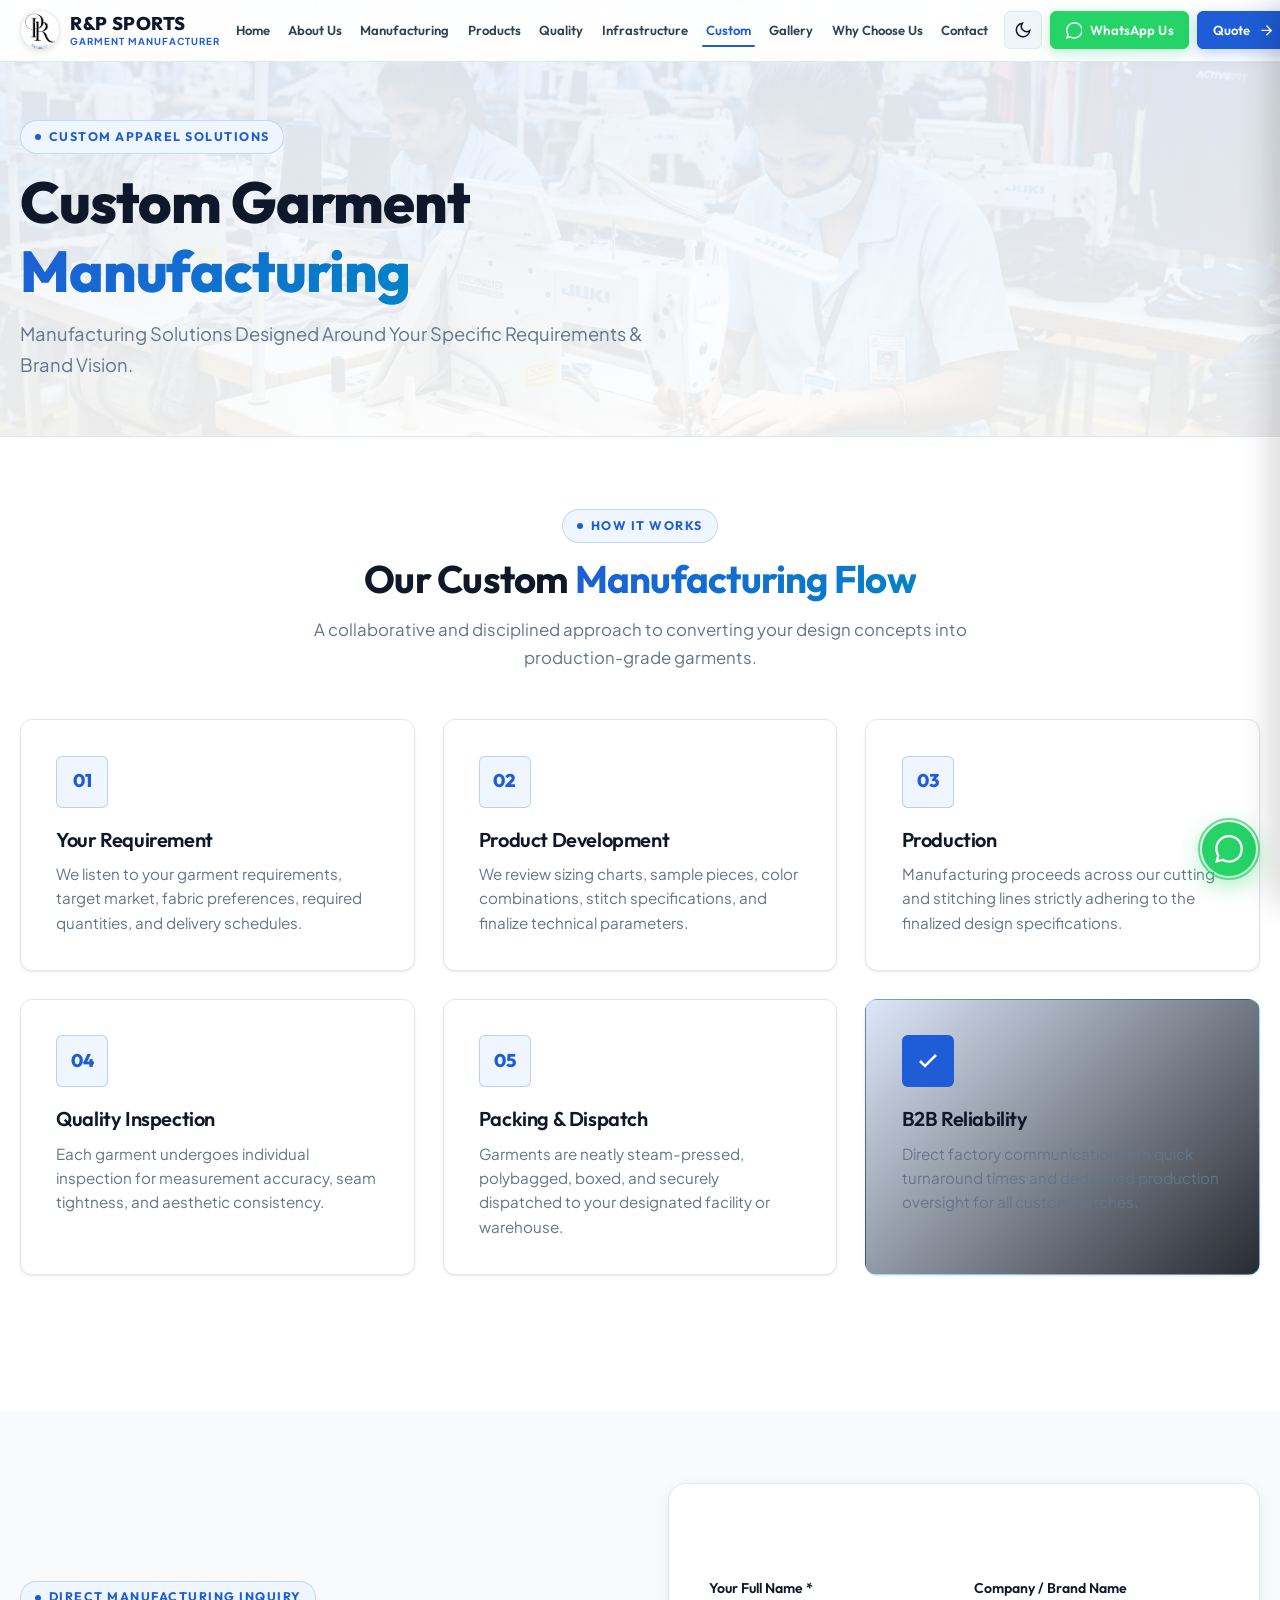
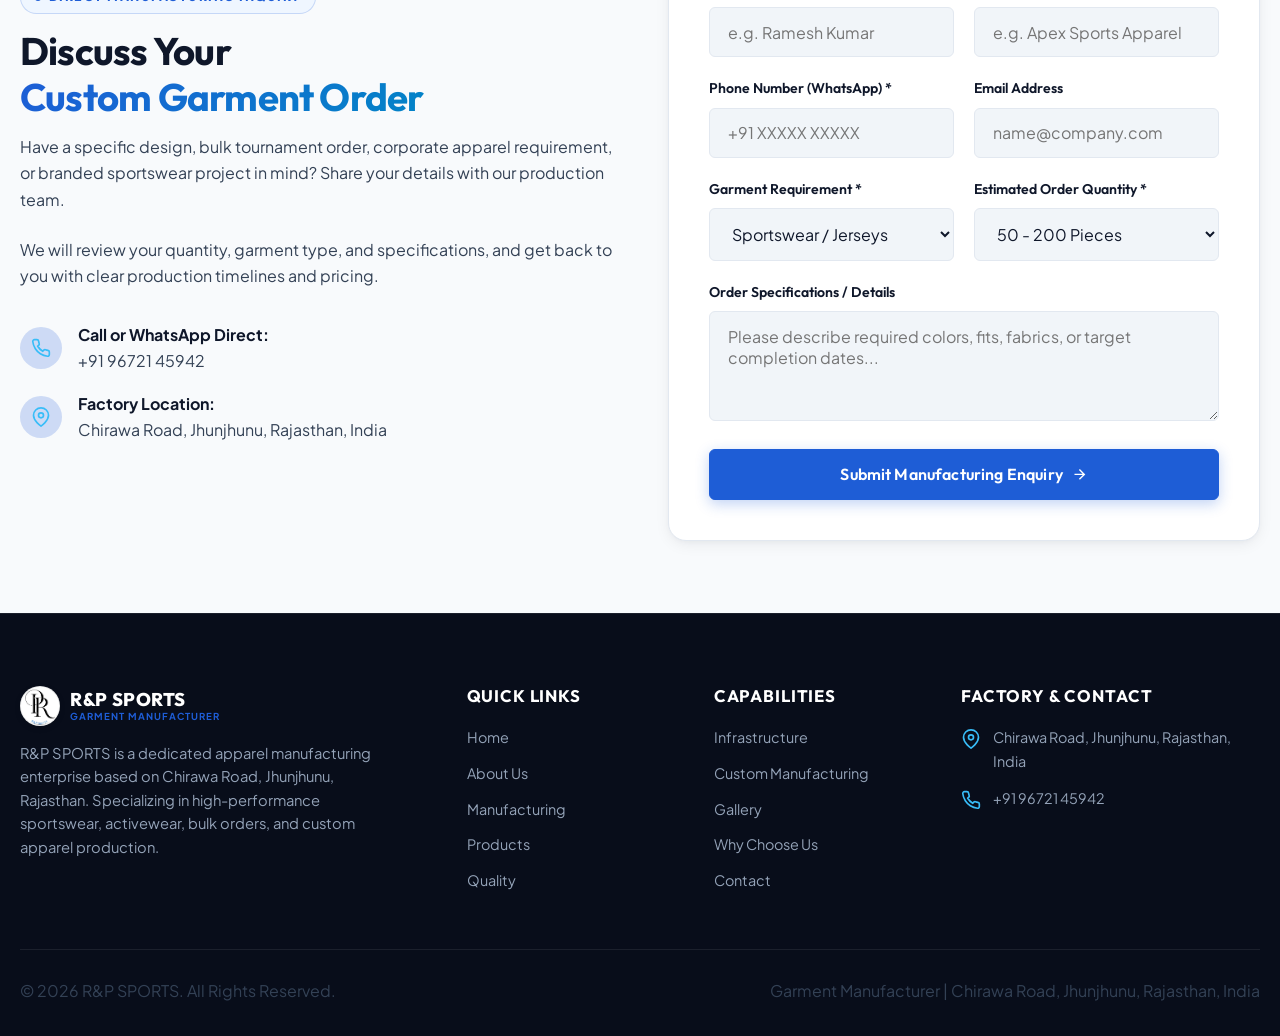
<file: custom-manufacturing.html>
<!DOCTYPE html>
<html lang="en">
<head>
  <meta charset="UTF-8">
  <meta name="viewport" content="width=device-width, initial-scale=1.0">
  <title>Custom Garment Manufacturing — R&P SPORTS | Tailored Apparel Production</title>
  <meta name="description" content="Custom garment manufacturing solutions from R&P SPORTS in Jhunjhunu, Rajasthan. Tailored sportswear, custom teamwear, activewear, and bulk apparel production designed around your technical specifications.">
  <link rel="icon" type="image/png" href="assets/images/brand/logo.png?v=1788773500">
  <link rel="stylesheet" href="assets/css/style.css?v=1788773500">
</head>
<body>

  <!-- HEADER -->
  <!-- ==========================================================================
       HEADER
       ========================================================================== -->
  <header class="site-header" id="siteHeader">
    <div class="container header-inner">
      <a href="index.html" class="brand-logo" aria-label="R&P SPORTS Home">
        <img src="assets/images/brand/logo.png?v=1788773500" alt="R&P SPORTS Logo" class="brand-logo-img">
        <div class="brand-logo-text">
          <span class="brand-title">R&P SPORTS</span>
          <span class="brand-subtitle">Garment Manufacturer</span>
        </div>
      </a>

      <nav class="main-nav" aria-label="Main Navigation">
        <a href="index.html" class="nav-link">Home</a>
        <a href="about.html" class="nav-link">About Us</a>
        <a href="manufacturing.html" class="nav-link">Manufacturing</a>
        <a href="products.html" class="nav-link">Products</a>
        <a href="quality.html" class="nav-link">Quality</a>
        <a href="infrastructure.html" class="nav-link">Infrastructure</a>
        <a href="custom-manufacturing.html" class="nav-link active">Custom</a>
        <a href="gallery.html" class="nav-link">Gallery</a>
        <a href="why-choose-us.html" class="nav-link">Why Choose Us</a>
        <a href="contact.html" class="nav-link">Contact</a>
      </nav>

      <div class="header-actions">
        <button class="theme-toggle-btn" aria-label="Toggle Light / Dark Theme">
          <svg viewBox="0 0 24 24" fill="none" stroke="currentColor" stroke-width="2"><path d="M21 12.79A9 9 0 1 1 11.21 3 7 7 0 0 0 21 12.79z"></path></svg>
        </button>
        <a href="https://wa.me/919672145942?text=Hello%20R%26P%20SPORTS,%20I%20am%20interested%20in%20your%20garment%20manufacturing%20services." target="_blank" rel="noopener" class="btn btn-whatsapp btn-sm">
          <svg viewBox="0 0 24 24" fill="currentColor"><path d="M.057 24l1.687-6.163c-1.041-1.804-1.588-3.849-1.587-5.946.003-6.556 5.338-11.891 11.893-11.891 3.181.001 6.167 1.24 8.413 3.488 2.245 2.248 3.481 5.236 3.48 8.414-.003 6.557-5.338 11.892-11.893 11.892-1.99-.001-3.951-.5-5.688-1.448l-6.305 1.654zm6.597-3.807c1.676.995 3.276 1.591 5.392 1.592 5.448 0 9.886-4.434 9.889-9.885.002-5.462-4.415-9.89-9.881-9.892-5.452 0-9.887 4.434-9.889 9.884-.001 2.225.651 3.891 1.746 5.634l-.999 3.648 3.742-.981z"/></svg>
          <span>WhatsApp Us</span>
        </a>
        <a href="contact.html" class="btn btn-primary btn-sm btn-header-quote">
          <span>Quote</span>
          <svg viewBox="0 0 24 24" fill="none" stroke="currentColor" stroke-width="2"><path d="M5 12h14M12 5l7 7-7 7"/></svg>
        </a>
        <button class="hamburger-btn" aria-label="Open Navigation Menu">
          <svg width="22" height="22" viewBox="0 0 24 24" fill="none" stroke="currentColor" stroke-width="2.5" stroke-linecap="round" stroke-linejoin="round"><line x1="3" y1="6" x2="21" y2="6"></line><line x1="3" y1="12" x2="21" y2="12"></line><line x1="3" y1="18" x2="21" y2="18"></line></svg>
        </button>
      </div>
    </div>
  </header>

  <!-- Mobile Drawer Menu -->
  <div class="mobile-nav-overlay"></div>
  <aside class="mobile-nav-drawer" aria-label="Mobile Navigation">
    <div class="mobile-nav-header">
      <div class="brand-logo">
        <img src="assets/images/brand/logo.png?v=1788773500" alt="R&P SPORTS Logo" class="brand-logo-img">
        <span class="brand-title">R&P SPORTS</span>
      </div>
      <button class="mobile-close-btn" aria-label="Close menu">
        <svg width="20" height="20" viewBox="0 0 24 24" fill="none" stroke="currentColor" stroke-width="2"><line x1="18" y1="6" x2="6" y2="18"></line><line x1="6" y1="6" x2="18" y2="18"></line></svg>
      </button>
    </div>
    <div class="mobile-links">
      <a href="index.html" class="mobile-link">Home</a>
      <a href="about.html" class="mobile-link">About Us</a>
      <a href="manufacturing.html" class="mobile-link">Manufacturing</a>
      <a href="products.html" class="mobile-link">Products</a>
      <a href="quality.html" class="mobile-link">Quality</a>
      <a href="infrastructure.html" class="mobile-link">Infrastructure</a>
      <a href="custom-manufacturing.html" class="mobile-link active">Custom Manufacturing</a>
      <a href="gallery.html" class="mobile-link">Gallery</a>
      <a href="why-choose-us.html" class="mobile-link">Why Choose Us</a>
      <a href="contact.html" class="mobile-link">Contact</a>
    </div>
    <div class="mobile-cta-group">
      <a href="contact.html" class="btn btn-primary">Request a Quote</a>
      <a href="https://wa.me/919672145942?text=Hello%20R%26P%20SPORTS,%20I%20am%20interested%20in%20your%20custom%20garment%20manufacturing%20services." target="_blank" rel="noopener" class="btn btn-whatsapp">WhatsApp Us</a>
    </div>
  </aside>

  <!-- PAGE HERO -->
  <section class="page-hero">
    <div class="page-hero-bg" style="background-image: url('assets/images/manufacturing/stitching-line.jpg');"></div>
    <div class="container">
      <div class="page-hero-content">
        <span class="section-tag">Custom Apparel Solutions</span>
        <h1 class="page-hero-title">Custom Garment <span class="text-blue-gradient">Manufacturing</span></h1>
        <p class="page-hero-subtitle">Manufacturing Solutions Designed Around Your Specific Requirements & Brand Vision.</p>
      </div>
    </div>
  </section>

  <!-- 5-STEP CUSTOM PROCESS -->
  <section class="section">
    <div class="container">
      <div class="section-header">
        <span class="section-tag">How It Works</span>
        <h2 class="section-title">Our Custom <span class="text-blue-gradient">Manufacturing Flow</span></h2>
        <p class="section-desc">A collaborative and disciplined approach to converting your design concepts into production-grade garments.</p>
      </div>

      <div class="grid-3" style="margin-bottom: 4rem;">
        <!-- Step 1 -->
        <div class="feature-card">
          <div class="feature-icon-box">01</div>
          <h3 class="feature-title">Your Requirement</h3>
          <p class="feature-desc">We listen to your garment requirements, target market, fabric preferences, required quantities, and delivery schedules.</p>
        </div>

        <!-- Step 2 -->
        <div class="feature-card">
          <div class="feature-icon-box">02</div>
          <h3 class="feature-title">Product Development</h3>
          <p class="feature-desc">We review sizing charts, sample pieces, color combinations, stitch specifications, and finalize technical parameters.</p>
        </div>

        <!-- Step 3 -->
        <div class="feature-card">
          <div class="feature-icon-box">03</div>
          <h3 class="feature-title">Production</h3>
          <p class="feature-desc">Manufacturing proceeds across our cutting and stitching lines strictly adhering to the finalized design specifications.</p>
        </div>

        <!-- Step 4 -->
        <div class="feature-card">
          <div class="feature-icon-box">04</div>
          <h3 class="feature-title">Quality Inspection</h3>
          <p class="feature-desc">Each garment undergoes individual inspection for measurement accuracy, seam tightness, and aesthetic consistency.</p>
        </div>

        <!-- Step 5 -->
        <div class="feature-card">
          <div class="feature-icon-box">05</div>
          <h3 class="feature-title">Packing & Dispatch</h3>
          <p class="feature-desc">Garments are neatly steam-pressed, polybagged, boxed, and securely dispatched to your designated facility or warehouse.</p>
        </div>

        <!-- Step 6 (Advantage) -->
        <div class="feature-card" style="background: linear-gradient(135deg, rgba(30,93,214,0.15) 0%, rgba(16,20,27,0.9) 100%); border-color: rgba(56,189,248,0.3);">
          <div class="feature-icon-box" style="background: var(--brand-blue); color: #ffffff;">
            <svg width="24" height="24" viewBox="0 0 24 24" fill="none" stroke="currentColor" stroke-width="2.5"><polyline points="20 6 9 17 4 12"></polyline></svg>
          </div>
          <h3 class="feature-title">B2B Reliability</h3>
          <p class="feature-desc">Direct factory communication with quick turnaround times and dedicated production oversight for all custom batches.</p>
        </div>
      </div>
    </div>
  </section>

  <!-- CUSTOM MANUFACTURING INQUIRY FORM SECTION -->
  <section class="section section-alt" id="inquiry-form-section">
    <div class="container">
      <div class="split-layout">
        <div>
          <span class="section-tag">Direct Manufacturing Inquiry</span>
          <h2 class="section-title">Discuss Your <br><span class="text-blue-gradient">Custom Garment Order</span></h2>
          <p style="margin-bottom: 1.5rem;">Have a specific design, bulk tournament order, corporate apparel requirement, or branded sportswear project in mind? Share your details with our production team.</p>
          <p style="margin-bottom: 2rem;">We will review your quantity, garment type, and specifications, and get back to you with clear production timelines and pricing.</p>

          <div style="display: flex; flex-direction: column; gap: 1rem;">
            <div style="display: flex; align-items: center; gap: 1rem; color: var(--text-body);">
              <div style="width: 42px; height: 42px; border-radius: 50%; background: rgba(30,93,214,0.2); display: flex; align-items: center; justify-content: center; color: #38bdf8;">
                <svg width="20" height="20" viewBox="0 0 24 24" fill="none" stroke="currentColor" stroke-width="2"><path d="M22 16.92v3a2 2 0 0 1-2.18 2 19.79 19.79 0 0 1-8.63-3.07 19.5 19.5 0 0 1-6-6 19.79 19.79 0 0 1-3.07-8.67A2 2 0 0 1 4.11 2h3a2 2 0 0 1 2 1.72 12.84 12.84 0 0 0 .7 2.81 2 2 0 0 1-.45 2.11L8.09 9.91a16 16 0 0 0 6 6l1.27-1.27a2 2 0 0 1 2.11-.45 12.84 12.84 0 0 0 2.81.7A2 2 0 0 1 22 16.92z"></path></svg>
              </div>
              <div>
                <strong style="color: var(--text-heading); display: block;">Call or WhatsApp Direct:</strong>
                <span>+91 96721 45942</span>
              </div>
            </div>

            <div style="display: flex; align-items: center; gap: 1rem; color: var(--text-body);">
              <div style="width: 42px; height: 42px; border-radius: 50%; background: rgba(30,93,214,0.2); display: flex; align-items: center; justify-content: center; color: #38bdf8;">
                <svg width="20" height="20" viewBox="0 0 24 24" fill="none" stroke="currentColor" stroke-width="2"><path d="M21 10c0 7-9 13-9 13s-9-6-9-13a9 9 0 0 1 18 0z"></path><circle cx="12" cy="10" r="3"></circle></svg>
              </div>
              <div>
                <strong style="color: var(--text-heading); display: block;">Factory Location:</strong>
                <span>Chirawa Road, Jhunjhunu, Rajasthan, India</span>
              </div>
            </div>
          </div>
        </div>

        <!-- FORM CARD -->
        <div class="form-card">
          <h3 style="font-size: 1.5rem; margin-bottom: 1.5rem; color: #ffffff;">Manufacturing Inquiry Form</h3>
          <form class="custom-rfq-form">
            <div class="form-grid">
              
              <div class="form-group">
                <label class="form-label" for="rfq-name">Your Full Name *</label>
                <input type="text" id="rfq-name" name="name" class="form-input" placeholder="e.g. Ramesh Kumar" required>
              </div>

              <div class="form-group">
                <label class="form-label" for="rfq-company">Company / Brand Name</label>
                <input type="text" id="rfq-company" name="company" class="form-input" placeholder="e.g. Apex Sports Apparel">
              </div>

              <div class="form-group">
                <label class="form-label" for="rfq-phone">Phone Number (WhatsApp) *</label>
                <input type="tel" id="rfq-phone" name="phone" class="form-input" placeholder="+91 XXXXX XXXXX" required>
              </div>

              <div class="form-group">
                <label class="form-label" for="rfq-email">Email Address</label>
                <input type="email" id="rfq-email" name="email" class="form-input" placeholder="name@company.com">
              </div>

              <div class="form-group">
                <label class="form-label" for="rfq-product">Garment Requirement *</label>
                <select id="rfq-product" name="product" class="form-select" required>
                  <option value="Sportswear Jerseys">Sportswear / Jerseys</option>
                  <option value="Activewear T-Shirts">Activewear / T-Shirts</option>
                  <option value="Tracksuits and Warmups">Tracksuits & Warmups</option>
                  <option value="Custom Team Uniforms">Custom Team Uniforms</option>
                  <option value="Corporate / Institutional Apparel">Corporate / Institutional Apparel</option>
                  <option value="Other Custom Garments">Other Custom Garment Line</option>
                </select>
              </div>

              <div class="form-group">
                <label class="form-label" for="rfq-quantity">Estimated Order Quantity *</label>
                <select id="rfq-quantity" name="quantity" class="form-select" required>
                  <option value="50 - 200 Pieces">50 - 200 Pieces</option>
                  <option value="200 - 500 Pieces">200 - 500 Pieces</option>
                  <option value="500 - 1,000 Pieces">500 - 1,000 Pieces</option>
                  <option value="1,000+ Pieces (Large Bulk)">1,000+ Pieces (Large Bulk)</option>
                </select>
              </div>

              <div class="form-group full-width">
                <label class="form-label" for="rfq-message">Order Specifications / Details</label>
                <textarea id="rfq-message" name="message" class="form-textarea" placeholder="Please describe required colors, fits, fabrics, or target completion dates..."></textarea>
              </div>

              <div class="form-group full-width" style="margin-top: 0.5rem;">
                <button type="submit" class="btn btn-primary btn-lg" style="width: 100%;">
                  <span>Submit Manufacturing Enquiry</span>
                  <svg viewBox="0 0 24 24" fill="none" stroke="currentColor" stroke-width="2"><path d="M5 12h14M12 5l7 7-7 7"/></svg>
                </button>
              </div>

            </div>
          </form>
        </div>
      </div>
    </div>
  </section>

  <!-- FOOTER -->
  <footer class="site-footer">
    <div class="container">
      <div class="footer-top">
        <div class="footer-brand">
          <a href="index.html" class="brand-logo">
            <img src="assets/images/brand/logo.png?v=1788773500" alt="R&P SPORTS Logo" class="brand-logo-img">
            <div class="brand-logo-text">
              <span class="brand-title">R&P SPORTS</span>
              <span class="brand-subtitle">Garment Manufacturer</span>
            </div>
          </a>
          <p class="footer-about">R&P SPORTS is a dedicated apparel manufacturing enterprise based on Chirawa Road, Jhunjhunu, Rajasthan. Specializing in high-performance sportswear, activewear, bulk orders, and custom apparel production.</p>
        </div>

        <div>
          <h4 class="footer-heading">Quick Links</h4>
          <div class="footer-links">
            <a href="index.html" class="footer-link">Home</a>
            <a href="about.html" class="footer-link">About Us</a>
            <a href="manufacturing.html" class="footer-link">Manufacturing</a>
            <a href="products.html" class="footer-link">Products</a>
            <a href="quality.html" class="footer-link">Quality</a>
          </div>
        </div>

        <div>
          <h4 class="footer-heading">Capabilities</h4>
          <div class="footer-links">
            <a href="infrastructure.html" class="footer-link">Infrastructure</a>
            <a href="custom-manufacturing.html" class="footer-link">Custom Manufacturing</a>
            <a href="gallery.html" class="footer-link">Gallery</a>
            <a href="why-choose-us.html" class="footer-link">Why Choose Us</a>
            <a href="contact.html" class="footer-link">Contact</a>
          </div>
        </div>

        <div>
          <h4 class="footer-heading">Factory & Contact</h4>
          <div class="footer-contact-item">
            <svg width="20" height="20" viewBox="0 0 24 24" fill="none" stroke="currentColor" stroke-width="2"><path d="M21 10c0 7-9 13-9 13s-9-6-9-13a9 9 0 0 1 18 0z"></path><circle cx="12" cy="10" r="3"></circle></svg>
            <span>Chirawa Road, Jhunjhunu, Rajasthan, India</span>
          </div>
          <div class="footer-contact-item">
            <svg width="20" height="20" viewBox="0 0 24 24" fill="none" stroke="currentColor" stroke-width="2"><path d="M22 16.92v3a2 2 0 0 1-2.18 2 19.79 19.79 0 0 1-8.63-3.07 19.5 19.5 0 0 1-6-6 19.79 19.79 0 0 1-3.07-8.67A2 2 0 0 1 4.11 2h3a2 2 0 0 1 2 1.72 12.84 12.84 0 0 0 .7 2.81 2 2 0 0 1-.45 2.11L8.09 9.91a16 16 0 0 0 6 6l1.27-1.27a2 2 0 0 1 2.11-.45 12.84 12.84 0 0 0 2.81.7A2 2 0 0 1 22 16.92z"></path></svg>
            <span>+91 96721 45942</span>
          </div>
        </div>
      </div>

      <div class="footer-bottom">
        <p>&copy; 2026 R&P SPORTS. All Rights Reserved.</p>
        <p>Garment Manufacturer | Chirawa Road, Jhunjhunu, Rajasthan, India</p>
      </div>
    </div>
  </footer>

  <a href="https://wa.me/919672145942?text=Hello%20R%26P%20SPORTS,%20I%20am%20interested%20in%20your%20custom%20garment%20manufacturing%20services." target="_blank" rel="noopener" class="floating-whatsapp" aria-label="Chat on WhatsApp">
    <svg viewBox="0 0 24 24"><path d="M.057 24l1.687-6.163c-1.041-1.804-1.588-3.849-1.587-5.946.003-6.556 5.338-11.891 11.893-11.891 3.181.001 6.167 1.24 8.413 3.488 2.245 2.248 3.481 5.236 3.48 8.414-.003 6.557-5.338 11.892-11.893 11.892-1.99-.001-3.951-.5-5.688-1.448l-6.305 1.654zm6.597-3.807c1.676.995 3.276 1.591 5.392 1.592 5.448 0 9.886-4.434 9.889-9.885.002-5.462-4.415-9.89-9.881-9.892-5.452 0-9.887 4.434-9.889 9.884-.001 2.225.651 3.891 1.746 5.634l-.999 3.648 3.742-.981z"/></svg>
  </a>

  <script src="assets/js/main.js?v=1788773500"></script>
</body>
</html>
</file>
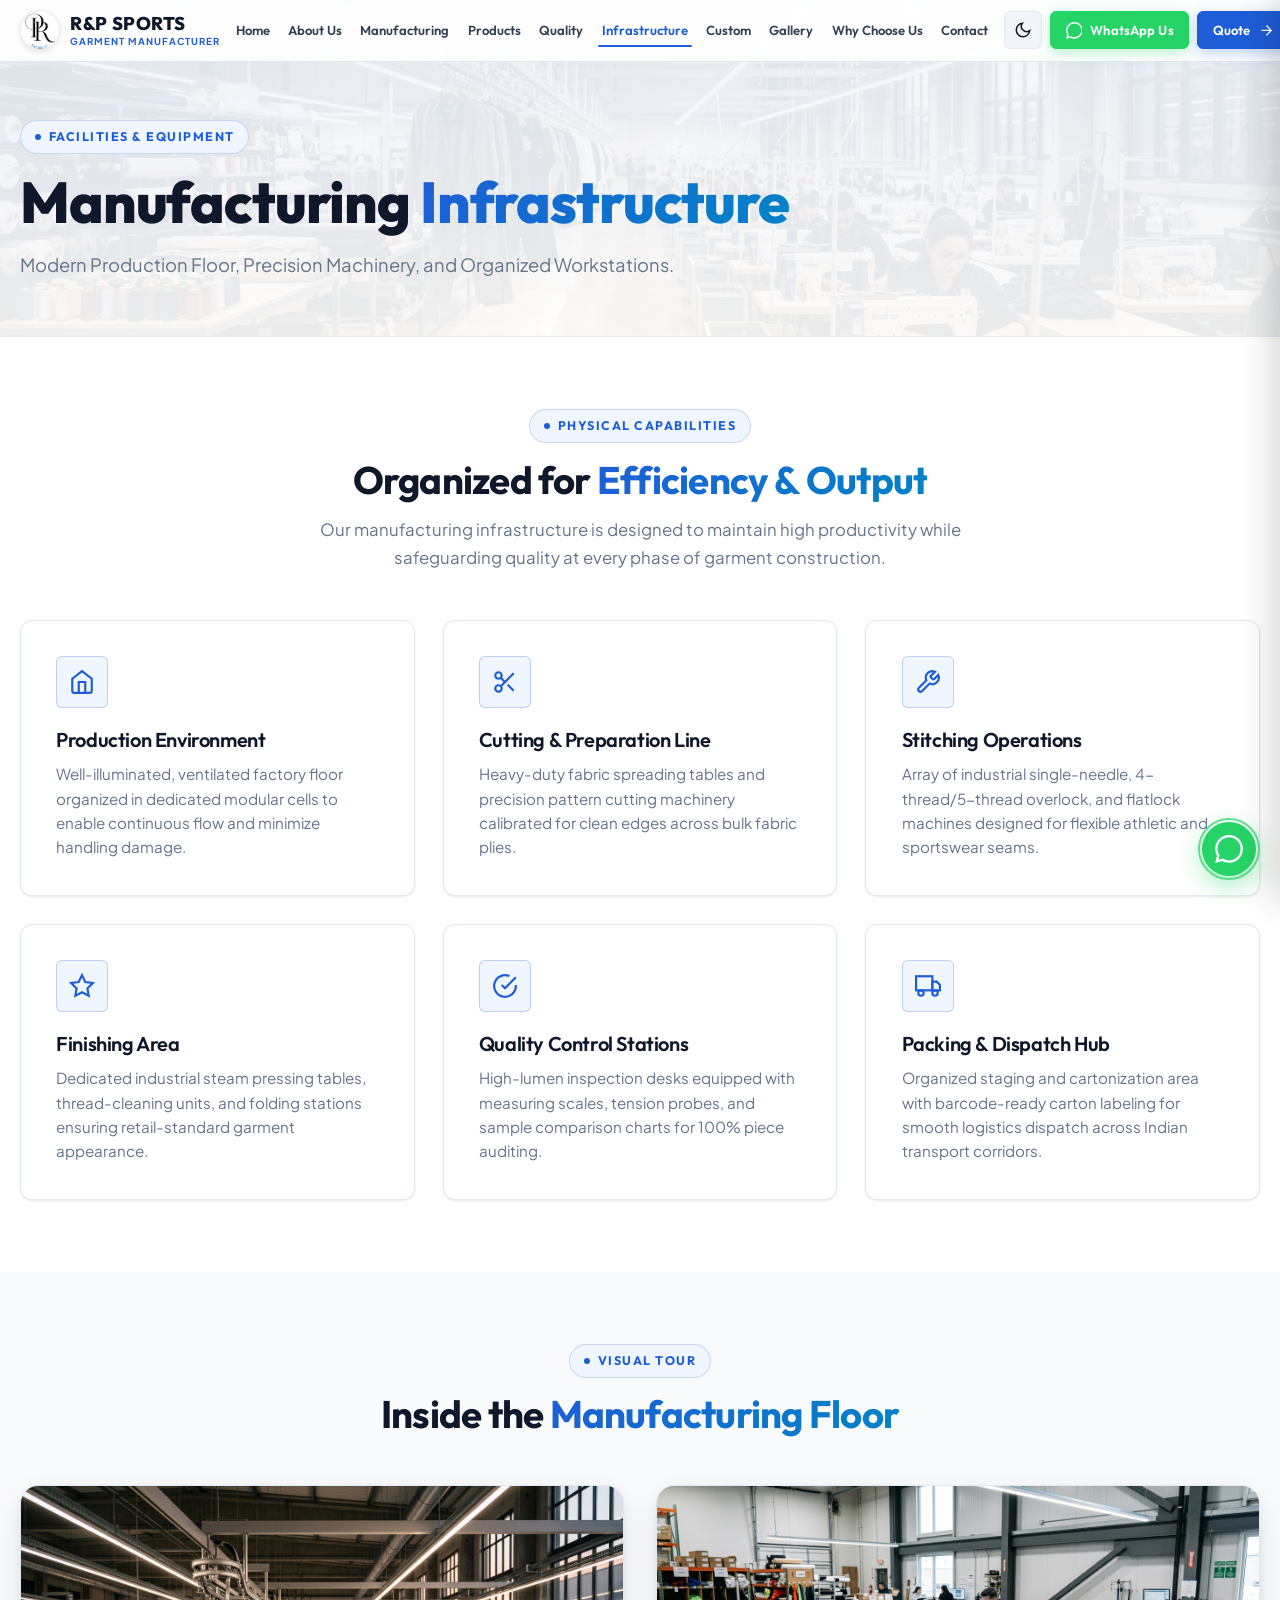
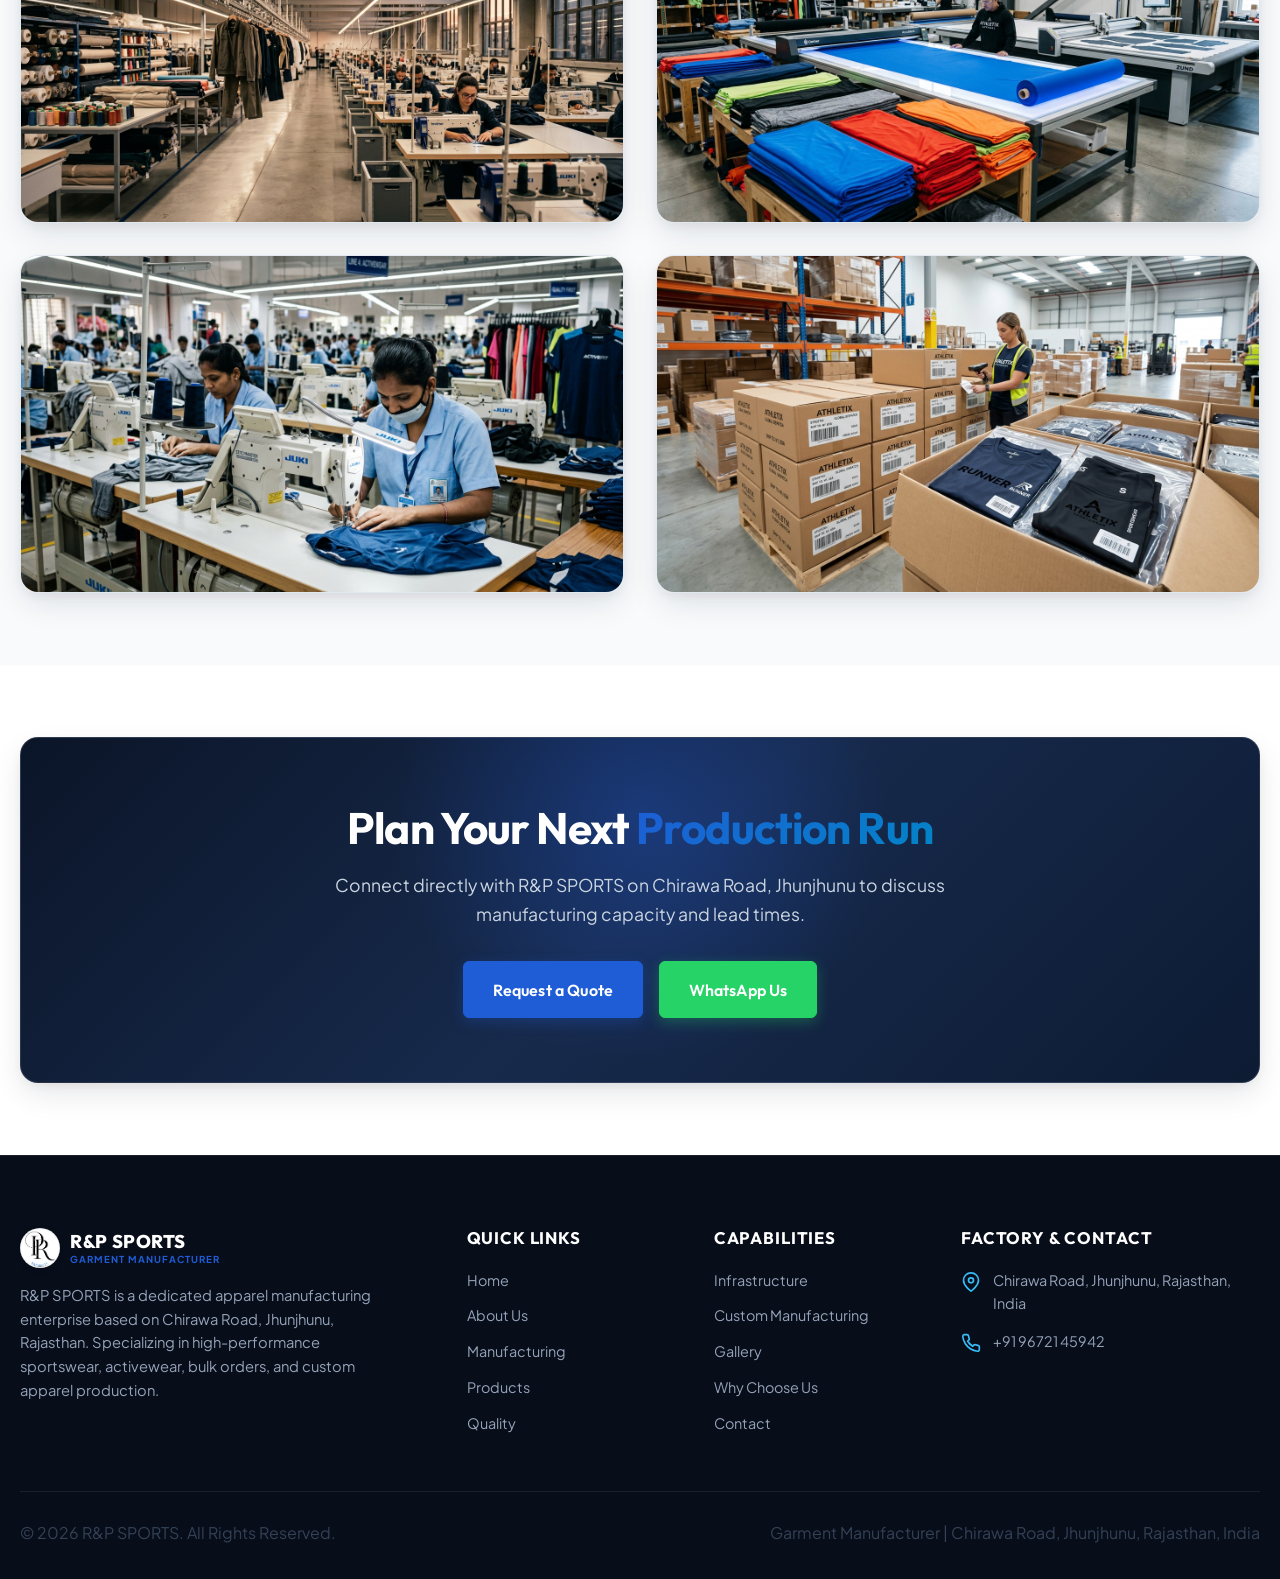
<file: infrastructure.html>
<!DOCTYPE html>
<html lang="en">
<head>
  <meta charset="UTF-8">
  <meta name="viewport" content="width=device-width, initial-scale=1.0">
  <title>Manufacturing Infrastructure — R&P SPORTS | Production Facility</title>
  <meta name="description" content="Explore the manufacturing infrastructure and apparel production environment of R&P SPORTS on Chirawa Road, Jhunjhunu, Rajasthan. Modern cutting tables, industrial sewing setups, and dispatch facilities.">
  <link rel="icon" type="image/png" href="assets/images/brand/logo.png?v=1788773500">
  <link rel="stylesheet" href="assets/css/style.css?v=1788773500">
</head>
<body>

  <!-- HEADER -->
  <!-- ==========================================================================
       HEADER
       ========================================================================== -->
  <header class="site-header" id="siteHeader">
    <div class="container header-inner">
      <a href="index.html" class="brand-logo" aria-label="R&P SPORTS Home">
        <img src="assets/images/brand/logo.png?v=1788773500" alt="R&P SPORTS Logo" class="brand-logo-img">
        <div class="brand-logo-text">
          <span class="brand-title">R&P SPORTS</span>
          <span class="brand-subtitle">Garment Manufacturer</span>
        </div>
      </a>

      <nav class="main-nav" aria-label="Main Navigation">
        <a href="index.html" class="nav-link">Home</a>
        <a href="about.html" class="nav-link">About Us</a>
        <a href="manufacturing.html" class="nav-link">Manufacturing</a>
        <a href="products.html" class="nav-link">Products</a>
        <a href="quality.html" class="nav-link">Quality</a>
        <a href="infrastructure.html" class="nav-link active">Infrastructure</a>
        <a href="custom-manufacturing.html" class="nav-link">Custom</a>
        <a href="gallery.html" class="nav-link">Gallery</a>
        <a href="why-choose-us.html" class="nav-link">Why Choose Us</a>
        <a href="contact.html" class="nav-link">Contact</a>
      </nav>

      <div class="header-actions">
        <button class="theme-toggle-btn" aria-label="Toggle Light / Dark Theme">
          <svg viewBox="0 0 24 24" fill="none" stroke="currentColor" stroke-width="2"><path d="M21 12.79A9 9 0 1 1 11.21 3 7 7 0 0 0 21 12.79z"></path></svg>
        </button>
        <a href="https://wa.me/919672145942?text=Hello%20R%26P%20SPORTS,%20I%20am%20interested%20in%20your%20garment%20manufacturing%20services." target="_blank" rel="noopener" class="btn btn-whatsapp btn-sm">
          <svg viewBox="0 0 24 24" fill="currentColor"><path d="M.057 24l1.687-6.163c-1.041-1.804-1.588-3.849-1.587-5.946.003-6.556 5.338-11.891 11.893-11.891 3.181.001 6.167 1.24 8.413 3.488 2.245 2.248 3.481 5.236 3.48 8.414-.003 6.557-5.338 11.892-11.893 11.892-1.99-.001-3.951-.5-5.688-1.448l-6.305 1.654zm6.597-3.807c1.676.995 3.276 1.591 5.392 1.592 5.448 0 9.886-4.434 9.889-9.885.002-5.462-4.415-9.89-9.881-9.892-5.452 0-9.887 4.434-9.889 9.884-.001 2.225.651 3.891 1.746 5.634l-.999 3.648 3.742-.981z"/></svg>
          <span>WhatsApp Us</span>
        </a>
        <a href="contact.html" class="btn btn-primary btn-sm btn-header-quote">
          <span>Quote</span>
          <svg viewBox="0 0 24 24" fill="none" stroke="currentColor" stroke-width="2"><path d="M5 12h14M12 5l7 7-7 7"/></svg>
        </a>
        <button class="hamburger-btn" aria-label="Open Navigation Menu">
          <svg width="22" height="22" viewBox="0 0 24 24" fill="none" stroke="currentColor" stroke-width="2.5" stroke-linecap="round" stroke-linejoin="round"><line x1="3" y1="6" x2="21" y2="6"></line><line x1="3" y1="12" x2="21" y2="12"></line><line x1="3" y1="18" x2="21" y2="18"></line></svg>
        </button>
      </div>
    </div>
  </header>

  <!-- Mobile Drawer Menu -->
  <div class="mobile-nav-overlay"></div>
  <aside class="mobile-nav-drawer" aria-label="Mobile Navigation">
    <div class="mobile-nav-header">
      <div class="brand-logo">
        <img src="assets/images/brand/logo.png?v=1788773500" alt="R&P SPORTS Logo" class="brand-logo-img">
        <span class="brand-title">R&P SPORTS</span>
      </div>
      <button class="mobile-close-btn" aria-label="Close menu">
        <svg width="20" height="20" viewBox="0 0 24 24" fill="none" stroke="currentColor" stroke-width="2"><line x1="18" y1="6" x2="6" y2="18"></line><line x1="6" y1="6" x2="18" y2="18"></line></svg>
      </button>
    </div>
    <div class="mobile-links">
      <a href="index.html" class="mobile-link">Home</a>
      <a href="about.html" class="mobile-link">About Us</a>
      <a href="manufacturing.html" class="mobile-link">Manufacturing</a>
      <a href="products.html" class="mobile-link">Products</a>
      <a href="quality.html" class="mobile-link">Quality</a>
      <a href="infrastructure.html" class="mobile-link active">Infrastructure</a>
      <a href="custom-manufacturing.html" class="mobile-link">Custom Manufacturing</a>
      <a href="gallery.html" class="mobile-link">Gallery</a>
      <a href="why-choose-us.html" class="mobile-link">Why Choose Us</a>
      <a href="contact.html" class="mobile-link">Contact</a>
    </div>
    <div class="mobile-cta-group">
      <a href="contact.html" class="btn btn-primary">Request a Quote</a>
      <a href="https://wa.me/919672145942?text=Hello%20R%26P%20SPORTS,%20I%20am%20interested%20in%20your%20garment%20manufacturing%20services." target="_blank" rel="noopener" class="btn btn-whatsapp">WhatsApp Us</a>
    </div>
  </aside>

  <!-- PAGE HERO -->
  <section class="page-hero">
    <div class="page-hero-bg" style="background-image: url('assets/images/manufacturing/hero-factory.jpg');"></div>
    <div class="container">
      <div class="page-hero-content">
        <span class="section-tag">Facilities & Equipment</span>
        <h1 class="page-hero-title">Manufacturing <span class="text-blue-gradient">Infrastructure</span></h1>
        <p class="page-hero-subtitle">Modern Production Floor, Precision Machinery, and Organized Workstations.</p>
      </div>
    </div>
  </section>

  <!-- INFRASTRUCTURE SECTIONS -->
  <section class="section">
    <div class="container">
      <div class="section-header">
        <span class="section-tag">Physical Capabilities</span>
        <h2 class="section-title">Organized for <span class="text-blue-gradient">Efficiency & Output</span></h2>
        <p class="section-desc">Our manufacturing infrastructure is designed to maintain high productivity while safeguarding quality at every phase of garment construction.</p>
      </div>

      <div class="grid-3">
        
        <!-- 1. Production Environment -->
        <div class="feature-card">
          <div class="feature-icon-box">
            <svg width="26" height="26" viewBox="0 0 24 24" fill="none" stroke="currentColor" stroke-width="2"><path d="M3 9l9-7 9 7v11a2 2 0 0 1-2 2H5a2 2 0 0 1-2-2z"></path><polyline points="9 22 9 12 15 12 15 22"></polyline></svg>
          </div>
          <h3 class="feature-title">Production Environment</h3>
          <p class="feature-desc">Well-illuminated, ventilated factory floor organized in dedicated modular cells to enable continuous flow and minimize handling damage.</p>
        </div>

        <!-- 2. Cutting & Preparation -->
        <div class="feature-card">
          <div class="feature-icon-box">
            <svg width="26" height="26" viewBox="0 0 24 24" fill="none" stroke="currentColor" stroke-width="2"><circle cx="6" cy="6" r="3"></circle><circle cx="6" cy="18" r="3"></circle><line x1="20" y1="4" x2="8.12" y2="15.88"></line><line x1="14.47" y1="14.48" x2="20" y2="20"></line><line x1="8.12" y1="8.12" x2="12" y2="12"></line></svg>
          </div>
          <h3 class="feature-title">Cutting & Preparation Line</h3>
          <p class="feature-desc">Heavy-duty fabric spreading tables and precision pattern cutting machinery calibrated for clean edges across bulk fabric plies.</p>
        </div>

        <!-- 3. Stitching Operations -->
        <div class="feature-card">
          <div class="feature-icon-box">
            <svg width="26" height="26" viewBox="0 0 24 24" fill="none" stroke="currentColor" stroke-width="2"><path d="M14.7 6.3a1 1 0 0 0 0 1.4l1.6 1.6a1 1 0 0 0 1.4 0l3.77-3.77a6 6 0 0 1-7.94 7.94l-6.91 6.91a2.12 2.12 0 0 1-3-3l6.91-6.91a6 6 0 0 1 7.94-7.94l-3.76 3.76z"></path></svg>
          </div>
          <h3 class="feature-title">Stitching Operations</h3>
          <p class="feature-desc">Array of industrial single-needle, 4-thread/5-thread overlock, and flatlock machines designed for flexible athletic and sportswear seams.</p>
        </div>

        <!-- 4. Finishing Area -->
        <div class="feature-card">
          <div class="feature-icon-box">
            <svg width="26" height="26" viewBox="0 0 24 24" fill="none" stroke="currentColor" stroke-width="2"><polygon points="12 2 15.09 8.26 22 9.27 17 14.14 18.18 21.02 12 17.77 5.82 21.02 7 14.14 2 9.27 8.91 8.26 12 2"></polygon></svg>
          </div>
          <h3 class="feature-title">Finishing Area</h3>
          <p class="feature-desc">Dedicated industrial steam pressing tables, thread-cleaning units, and folding stations ensuring retail-standard garment appearance.</p>
        </div>

        <!-- 5. Quality Inspection -->
        <div class="feature-card">
          <div class="feature-icon-box">
            <svg width="26" height="26" viewBox="0 0 24 24" fill="none" stroke="currentColor" stroke-width="2"><path d="M22 11.08V12a10 10 0 1 1-5.93-9.14"></path><polyline points="22 4 12 14.01 9 11.01"></polyline></svg>
          </div>
          <h3 class="feature-title">Quality Control Stations</h3>
          <p class="feature-desc">High-lumen inspection desks equipped with measuring scales, tension probes, and sample comparison charts for 100% piece auditing.</p>
        </div>

        <!-- 6. Packing & Dispatch -->
        <div class="feature-card">
          <div class="feature-icon-box">
            <svg width="26" height="26" viewBox="0 0 24 24" fill="none" stroke="currentColor" stroke-width="2"><rect x="1" y="3" width="15" height="13"></rect><polygon points="16 8 20 8 23 11 23 16 16 16 16 8"></polygon><circle cx="5.5" cy="18.5" r="2.5"></circle><circle cx="18.5" cy="18.5" r="2.5"></circle></svg>
          </div>
          <h3 class="feature-title">Packing & Dispatch Hub</h3>
          <p class="feature-desc">Organized staging and cartonization area with barcode-ready carton labeling for smooth logistics dispatch across Indian transport corridors.</p>
        </div>

      </div>
    </div>
  </section>

  <!-- INFRASTRUCTURE VISUAL GRID -->
  <section class="section section-alt">
    <div class="container">
      <div class="section-header">
        <span class="section-tag">Visual Tour</span>
        <h2 class="section-title">Inside the <span class="text-blue-gradient">Manufacturing Floor</span></h2>
      </div>

      <div class="grid-2">
        <div class="split-image-wrap">
          <img src="assets/images/manufacturing/hero-factory.jpg" alt="R&P SPORTS Main Production Floor" class="split-image">
        </div>
        <div class="split-image-wrap">
          <img src="assets/images/manufacturing/fabric-cutting.jpg" alt="Fabric Cutting Station" class="split-image">
        </div>
        <div class="split-image-wrap">
          <img src="assets/images/manufacturing/stitching-line.jpg" alt="Garment Stitching Line" class="split-image">
        </div>
        <div class="split-image-wrap">
          <img src="assets/images/manufacturing/packaging-dispatch.jpg" alt="Garment Packaging & Dispatch" class="split-image">
        </div>
      </div>
    </div>
  </section>

  <!-- CTA -->
  <section class="section">
    <div class="container">
      <div class="cta-banner">
        <div class="cta-content">
          <h2 class="cta-title">Plan Your Next <span class="text-blue-gradient">Production Run</span></h2>
          <p class="cta-desc">Connect directly with R&P SPORTS on Chirawa Road, Jhunjhunu to discuss manufacturing capacity and lead times.</p>
          <div class="cta-btn-group">
            <a href="contact.html" class="btn btn-primary btn-lg">Request a Quote</a>
            <a href="https://wa.me/919672145942?text=Hello%20R%26P%20SPORTS,%20I%20am%20interested%20in%20your%20manufacturing%20infrastructure." target="_blank" rel="noopener" class="btn btn-whatsapp btn-lg">WhatsApp Us</a>
          </div>
        </div>
      </div>
    </div>
  </section>

  <!-- FOOTER -->
  <footer class="site-footer">
    <div class="container">
      <div class="footer-top">
        <div class="footer-brand">
          <a href="index.html" class="brand-logo">
            <img src="assets/images/brand/logo.png?v=1788773500" alt="R&P SPORTS Logo" class="brand-logo-img">
            <div class="brand-logo-text">
              <span class="brand-title">R&P SPORTS</span>
              <span class="brand-subtitle">Garment Manufacturer</span>
            </div>
          </a>
          <p class="footer-about">R&P SPORTS is a dedicated apparel manufacturing enterprise based on Chirawa Road, Jhunjhunu, Rajasthan. Specializing in high-performance sportswear, activewear, bulk orders, and custom apparel production.</p>
        </div>

        <div>
          <h4 class="footer-heading">Quick Links</h4>
          <div class="footer-links">
            <a href="index.html" class="footer-link">Home</a>
            <a href="about.html" class="footer-link">About Us</a>
            <a href="manufacturing.html" class="footer-link">Manufacturing</a>
            <a href="products.html" class="footer-link">Products</a>
            <a href="quality.html" class="footer-link">Quality</a>
          </div>
        </div>

        <div>
          <h4 class="footer-heading">Capabilities</h4>
          <div class="footer-links">
            <a href="infrastructure.html" class="footer-link">Infrastructure</a>
            <a href="custom-manufacturing.html" class="footer-link">Custom Manufacturing</a>
            <a href="gallery.html" class="footer-link">Gallery</a>
            <a href="why-choose-us.html" class="footer-link">Why Choose Us</a>
            <a href="contact.html" class="footer-link">Contact</a>
          </div>
        </div>

        <div>
          <h4 class="footer-heading">Factory & Contact</h4>
          <div class="footer-contact-item">
            <svg width="20" height="20" viewBox="0 0 24 24" fill="none" stroke="currentColor" stroke-width="2"><path d="M21 10c0 7-9 13-9 13s-9-6-9-13a9 9 0 0 1 18 0z"></path><circle cx="12" cy="10" r="3"></circle></svg>
            <span>Chirawa Road, Jhunjhunu, Rajasthan, India</span>
          </div>
          <div class="footer-contact-item">
            <svg width="20" height="20" viewBox="0 0 24 24" fill="none" stroke="currentColor" stroke-width="2"><path d="M22 16.92v3a2 2 0 0 1-2.18 2 19.79 19.79 0 0 1-8.63-3.07 19.5 19.5 0 0 1-6-6 19.79 19.79 0 0 1-3.07-8.67A2 2 0 0 1 4.11 2h3a2 2 0 0 1 2 1.72 12.84 12.84 0 0 0 .7 2.81 2 2 0 0 1-.45 2.11L8.09 9.91a16 16 0 0 0 6 6l1.27-1.27a2 2 0 0 1 2.11-.45 12.84 12.84 0 0 0 2.81.7A2 2 0 0 1 22 16.92z"></path></svg>
            <span>+91 96721 45942</span>
          </div>
        </div>
      </div>

      <div class="footer-bottom">
        <p>&copy; 2026 R&P SPORTS. All Rights Reserved.</p>
        <p>Garment Manufacturer | Chirawa Road, Jhunjhunu, Rajasthan, India</p>
      </div>
    </div>
  </footer>

  <a href="https://wa.me/919672145942?text=Hello%20R%26P%20SPORTS,%20I%20am%20interested%20in%20your%20garment%20manufacturing%20services." target="_blank" rel="noopener" class="floating-whatsapp" aria-label="Chat on WhatsApp">
    <svg viewBox="0 0 24 24"><path d="M.057 24l1.687-6.163c-1.041-1.804-1.588-3.849-1.587-5.946.003-6.556 5.338-11.891 11.893-11.891 3.181.001 6.167 1.24 8.413 3.488 2.245 2.248 3.481 5.236 3.48 8.414-.003 6.557-5.338 11.892-11.893 11.892-1.99-.001-3.951-.5-5.688-1.448l-6.305 1.654zm6.597-3.807c1.676.995 3.276 1.591 5.392 1.592 5.448 0 9.886-4.434 9.889-9.885.002-5.462-4.415-9.89-9.881-9.892-5.452 0-9.887 4.434-9.889 9.884-.001 2.225.651 3.891 1.746 5.634l-.999 3.648 3.742-.981z"/></svg>
  </a>

  <script src="assets/js/main.js?v=1788773500"></script>
</body>
</html>
</file>
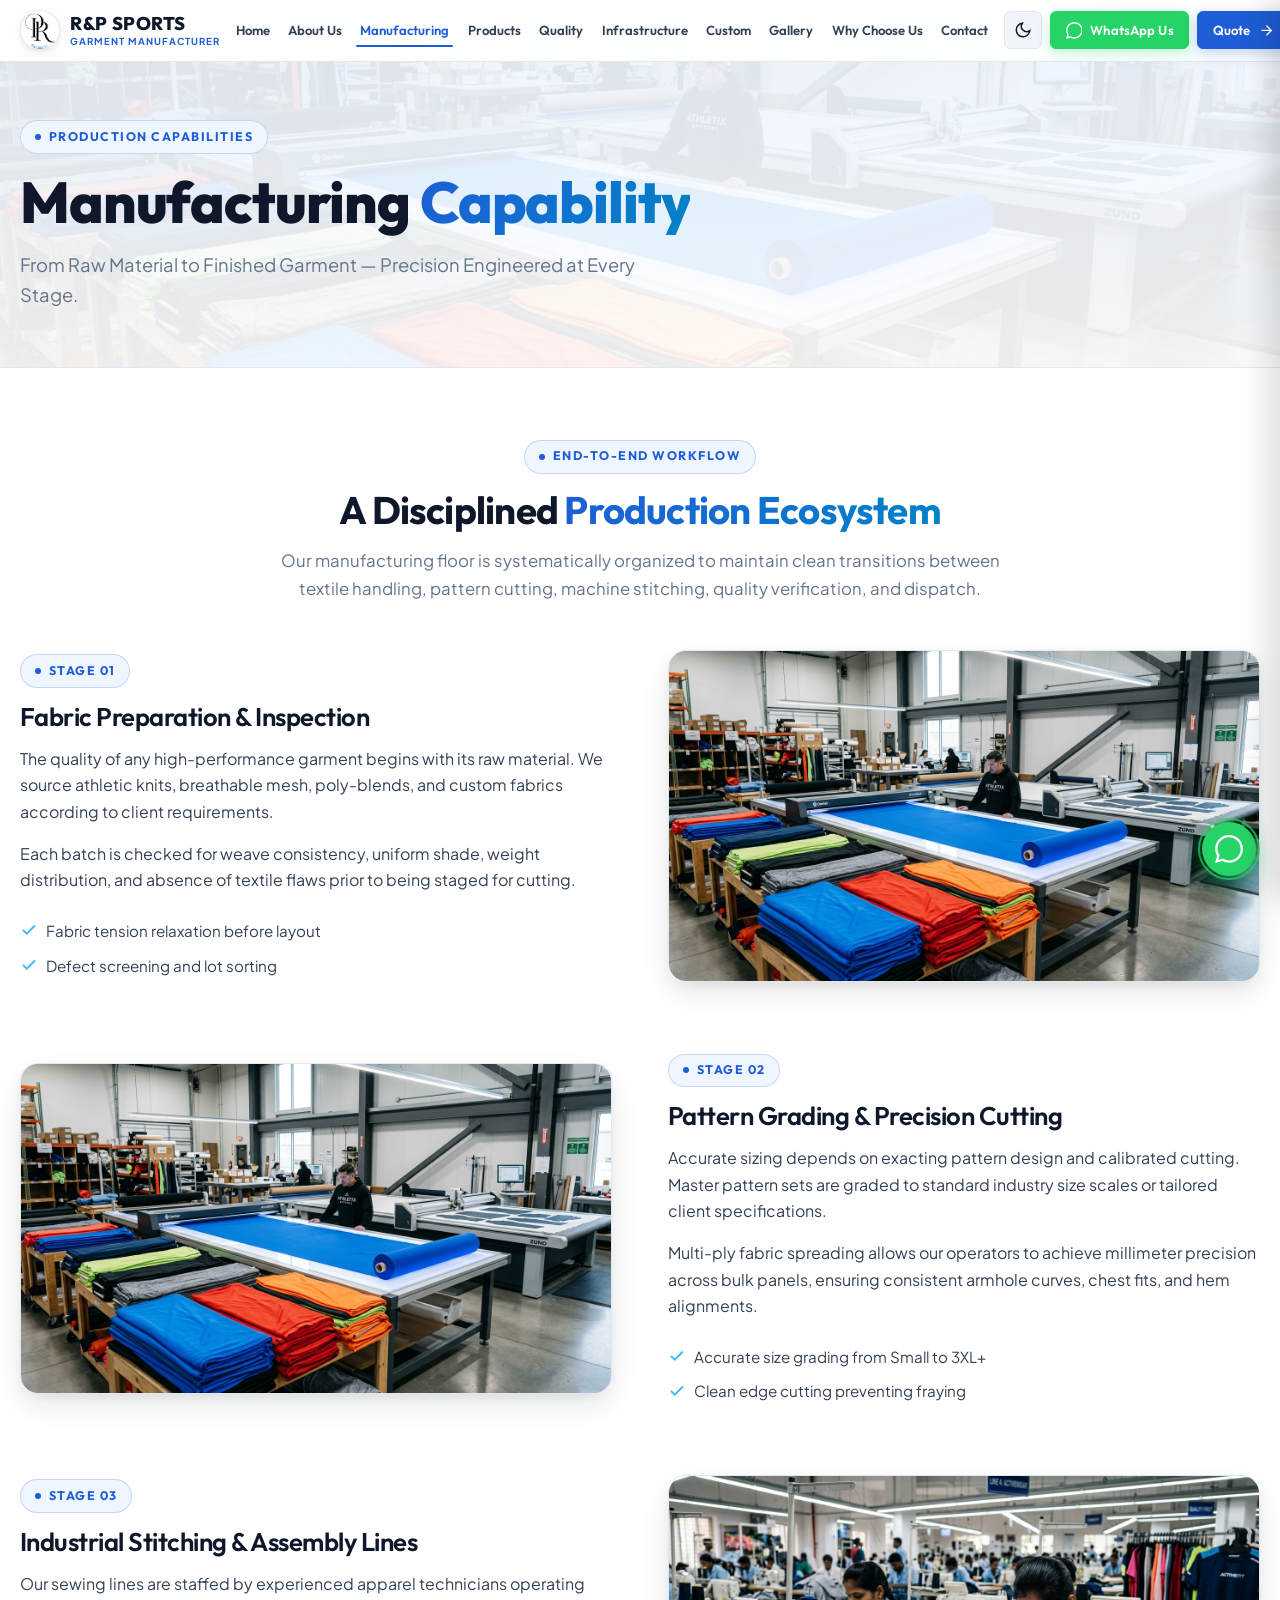
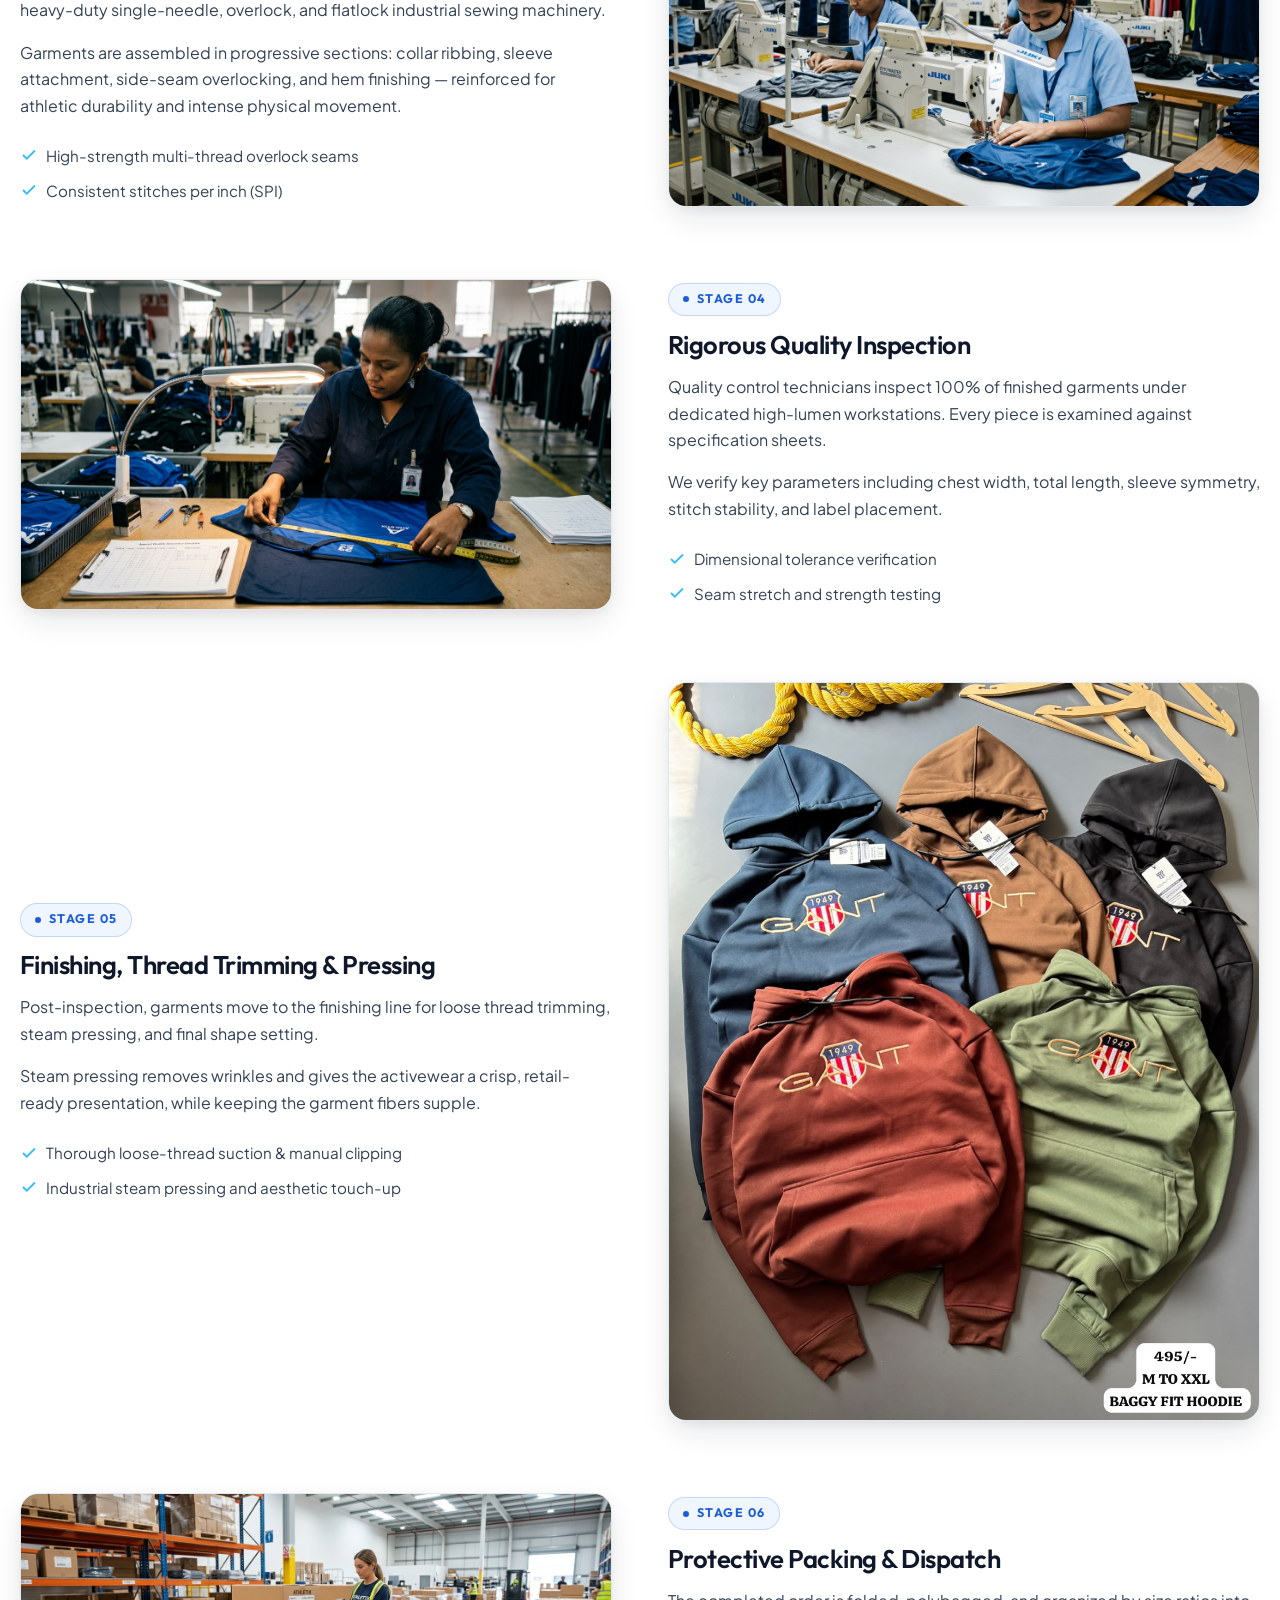
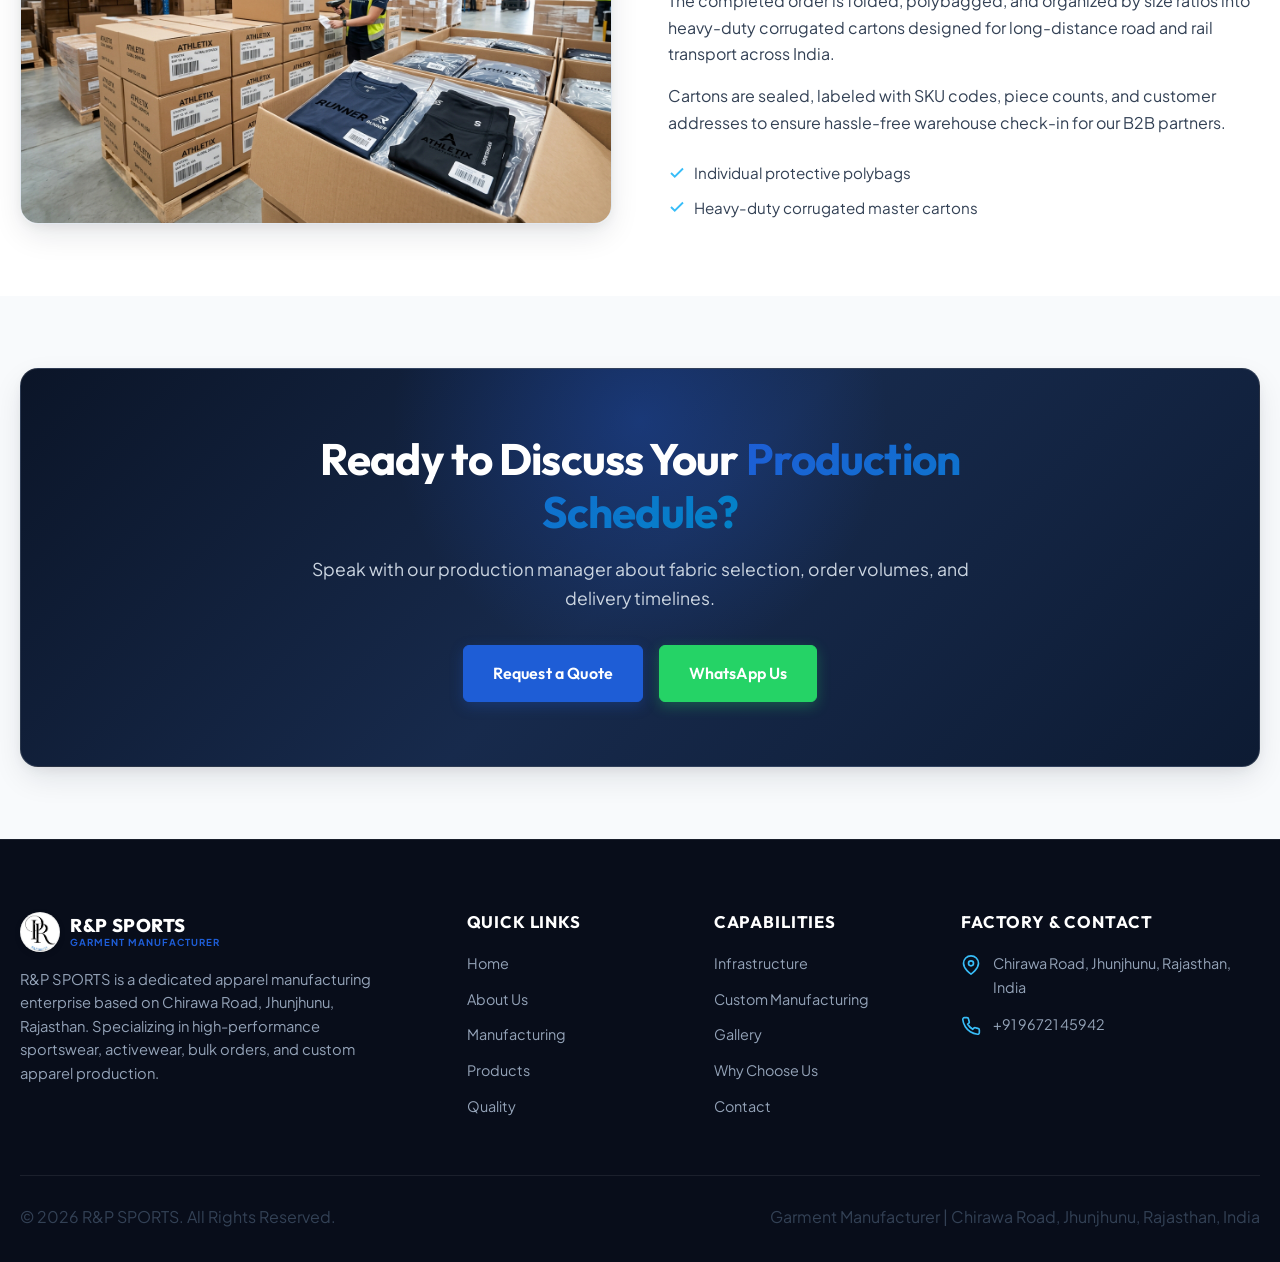
<file: manufacturing.html>
<!DOCTYPE html>
<html lang="en">
<head>
  <meta charset="UTF-8">
  <meta name="viewport" content="width=device-width, initial-scale=1.0">
  <title>Manufacturing Capability — R&P SPORTS | Garment Production Workflow</title>
  <meta name="description" content="Explore the end-to-end garment manufacturing workflow at R&P SPORTS in Jhunjhunu, Rajasthan. From raw textile inspection and precision cutting to industrial stitching, quality inspection, and dispatch.">
  <link rel="icon" type="image/png" href="assets/images/brand/logo.png?v=1788773500">
  <link rel="stylesheet" href="assets/css/style.css?v=1788773500">
</head>
<body>

  <!-- HEADER -->
  <!-- ==========================================================================
       HEADER
       ========================================================================== -->
  <header class="site-header" id="siteHeader">
    <div class="container header-inner">
      <a href="index.html" class="brand-logo" aria-label="R&P SPORTS Home">
        <img src="assets/images/brand/logo.png?v=1788773500" alt="R&P SPORTS Logo" class="brand-logo-img">
        <div class="brand-logo-text">
          <span class="brand-title">R&P SPORTS</span>
          <span class="brand-subtitle">Garment Manufacturer</span>
        </div>
      </a>

      <nav class="main-nav" aria-label="Main Navigation">
        <a href="index.html" class="nav-link">Home</a>
        <a href="about.html" class="nav-link">About Us</a>
        <a href="manufacturing.html" class="nav-link active">Manufacturing</a>
        <a href="products.html" class="nav-link">Products</a>
        <a href="quality.html" class="nav-link">Quality</a>
        <a href="infrastructure.html" class="nav-link">Infrastructure</a>
        <a href="custom-manufacturing.html" class="nav-link">Custom</a>
        <a href="gallery.html" class="nav-link">Gallery</a>
        <a href="why-choose-us.html" class="nav-link">Why Choose Us</a>
        <a href="contact.html" class="nav-link">Contact</a>
      </nav>

      <div class="header-actions">
        <button class="theme-toggle-btn" aria-label="Toggle Light / Dark Theme">
          <svg viewBox="0 0 24 24" fill="none" stroke="currentColor" stroke-width="2"><path d="M21 12.79A9 9 0 1 1 11.21 3 7 7 0 0 0 21 12.79z"></path></svg>
        </button>
        <a href="https://wa.me/919672145942?text=Hello%20R%26P%20SPORTS,%20I%20am%20interested%20in%20your%20garment%20manufacturing%20services." target="_blank" rel="noopener" class="btn btn-whatsapp btn-sm">
          <svg viewBox="0 0 24 24" fill="currentColor"><path d="M.057 24l1.687-6.163c-1.041-1.804-1.588-3.849-1.587-5.946.003-6.556 5.338-11.891 11.893-11.891 3.181.001 6.167 1.24 8.413 3.488 2.245 2.248 3.481 5.236 3.48 8.414-.003 6.557-5.338 11.892-11.893 11.892-1.99-.001-3.951-.5-5.688-1.448l-6.305 1.654zm6.597-3.807c1.676.995 3.276 1.591 5.392 1.592 5.448 0 9.886-4.434 9.889-9.885.002-5.462-4.415-9.89-9.881-9.892-5.452 0-9.887 4.434-9.889 9.884-.001 2.225.651 3.891 1.746 5.634l-.999 3.648 3.742-.981z"/></svg>
          <span>WhatsApp Us</span>
        </a>
        <a href="contact.html" class="btn btn-primary btn-sm btn-header-quote">
          <span>Quote</span>
          <svg viewBox="0 0 24 24" fill="none" stroke="currentColor" stroke-width="2"><path d="M5 12h14M12 5l7 7-7 7"/></svg>
        </a>
        <button class="hamburger-btn" aria-label="Open Navigation Menu">
          <svg width="22" height="22" viewBox="0 0 24 24" fill="none" stroke="currentColor" stroke-width="2.5" stroke-linecap="round" stroke-linejoin="round"><line x1="3" y1="6" x2="21" y2="6"></line><line x1="3" y1="12" x2="21" y2="12"></line><line x1="3" y1="18" x2="21" y2="18"></line></svg>
        </button>
      </div>
    </div>
  </header>

  <!-- Mobile Drawer Menu -->
  <div class="mobile-nav-overlay"></div>
  <aside class="mobile-nav-drawer" aria-label="Mobile Navigation">
    <div class="mobile-nav-header">
      <div class="brand-logo">
        <img src="assets/images/brand/logo.png?v=1788773500" alt="R&P SPORTS Logo" class="brand-logo-img">
        <span class="brand-title">R&P SPORTS</span>
      </div>
      <button class="mobile-close-btn" aria-label="Close menu">
        <svg width="20" height="20" viewBox="0 0 24 24" fill="none" stroke="currentColor" stroke-width="2"><line x1="18" y1="6" x2="6" y2="18"></line><line x1="6" y1="6" x2="18" y2="18"></line></svg>
      </button>
    </div>
    <div class="mobile-links">
      <a href="index.html" class="mobile-link">Home</a>
      <a href="about.html" class="mobile-link">About Us</a>
      <a href="manufacturing.html" class="mobile-link active">Manufacturing</a>
      <a href="products.html" class="mobile-link">Products</a>
      <a href="quality.html" class="mobile-link">Quality</a>
      <a href="infrastructure.html" class="mobile-link">Infrastructure</a>
      <a href="custom-manufacturing.html" class="mobile-link">Custom Manufacturing</a>
      <a href="gallery.html" class="mobile-link">Gallery</a>
      <a href="why-choose-us.html" class="mobile-link">Why Choose Us</a>
      <a href="contact.html" class="mobile-link">Contact</a>
    </div>
    <div class="mobile-cta-group">
      <a href="contact.html" class="btn btn-primary">Request a Quote</a>
      <a href="https://wa.me/919672145942?text=Hello%20R%26P%20SPORTS,%20I%20am%20interested%20in%20your%20garment%20manufacturing%20services." target="_blank" rel="noopener" class="btn btn-whatsapp">WhatsApp Us</a>
    </div>
  </aside>

  <!-- PAGE HERO -->
  <section class="page-hero">
    <div class="page-hero-bg" style="background-image: url('assets/images/manufacturing/fabric-cutting.jpg');"></div>
    <div class="container">
      <div class="page-hero-content">
        <span class="section-tag">Production Capabilities</span>
        <h1 class="page-hero-title">Manufacturing <span class="text-blue-gradient">Capability</span></h1>
        <p class="page-hero-subtitle">From Raw Material to Finished Garment — Precision Engineered at Every Stage.</p>
      </div>
    </div>
  </section>

  <!-- INTRO SECTION -->
  <section class="section">
    <div class="container">
      <div class="section-header">
        <span class="section-tag">End-to-End Workflow</span>
        <h2 class="section-title">A Disciplined <span class="text-blue-gradient">Production Ecosystem</span></h2>
        <p class="section-desc">Our manufacturing floor is systematically organized to maintain clean transitions between textile handling, pattern cutting, machine stitching, quality verification, and dispatch.</p>
      </div>

      <!-- DETAILED STAGES -->
      <div style="display: flex; flex-direction: column; gap: 4.5rem;">
        
        <!-- Stage 01: Fabric Preparation -->
        <div class="split-layout">
          <div class="split-content">
            <span class="section-tag">Stage 01</span>
            <h3 class="section-title">Fabric Preparation & Inspection</h3>
            <p style="margin-bottom: 1rem;">The quality of any high-performance garment begins with its raw material. We source athletic knits, breathable mesh, poly-blends, and custom fabrics according to client requirements.</p>
            <p style="margin-bottom: 1.5rem;">Each batch is checked for weave consistency, uniform shade, weight distribution, and absence of textile flaws prior to being staged for cutting.</p>
            <ul style="display: flex; flex-direction: column; gap: 0.6rem; color: var(--text-body); font-size: 0.95rem;">
              <li style="display: flex; align-items: center; gap: 0.5rem;"><svg width="18" height="18" viewBox="0 0 24 24" fill="none" stroke="#38bdf8" stroke-width="2.5"><polyline points="20 6 9 17 4 12"></polyline></svg> Fabric tension relaxation before layout</li>
              <li style="display: flex; align-items: center; gap: 0.5rem;"><svg width="18" height="18" viewBox="0 0 24 24" fill="none" stroke="#38bdf8" stroke-width="2.5"><polyline points="20 6 9 17 4 12"></polyline></svg> Defect screening and lot sorting</li>
            </ul>
          </div>
          <div class="split-image-wrap">
            <img src="assets/images/manufacturing/fabric-cutting.jpg" alt="Fabric Preparation at R&P SPORTS" class="split-image">
          </div>
        </div>

        <!-- Stage 02: Pattern & Cutting -->
        <div class="split-layout reversed">
          <div class="split-content">
            <span class="section-tag">Stage 02</span>
            <h3 class="section-title">Pattern Grading & Precision Cutting</h3>
            <p style="margin-bottom: 1rem;">Accurate sizing depends on exacting pattern design and calibrated cutting. Master pattern sets are graded to standard industry size scales or tailored client specifications.</p>
            <p style="margin-bottom: 1.5rem;">Multi-ply fabric spreading allows our operators to achieve millimeter precision across bulk panels, ensuring consistent armhole curves, chest fits, and hem alignments.</p>
            <ul style="display: flex; flex-direction: column; gap: 0.6rem; color: var(--text-body); font-size: 0.95rem;">
              <li style="display: flex; align-items: center; gap: 0.5rem;"><svg width="18" height="18" viewBox="0 0 24 24" fill="none" stroke="#38bdf8" stroke-width="2.5"><polyline points="20 6 9 17 4 12"></polyline></svg> Accurate size grading from Small to 3XL+</li>
              <li style="display: flex; align-items: center; gap: 0.5rem;"><svg width="18" height="18" viewBox="0 0 24 24" fill="none" stroke="#38bdf8" stroke-width="2.5"><polyline points="20 6 9 17 4 12"></polyline></svg> Clean edge cutting preventing fraying</li>
            </ul>
          </div>
          <div class="split-image-wrap">
            <img src="assets/images/manufacturing/fabric-cutting.jpg" alt="Precision Pattern Cutting" class="split-image">
          </div>
        </div>

        <!-- Stage 03: Stitching & Assembly -->
        <div class="split-layout">
          <div class="split-content">
            <span class="section-tag">Stage 03</span>
            <h3 class="section-title">Industrial Stitching & Assembly Lines</h3>
            <p style="margin-bottom: 1rem;">Our sewing lines are staffed by experienced apparel technicians operating heavy-duty single-needle, overlock, and flatlock industrial sewing machinery.</p>
            <p style="margin-bottom: 1.5rem;">Garments are assembled in progressive sections: collar ribbing, sleeve attachment, side-seam overlocking, and hem finishing — reinforced for athletic durability and intense physical movement.</p>
            <ul style="display: flex; flex-direction: column; gap: 0.6rem; color: var(--text-body); font-size: 0.95rem;">
              <li style="display: flex; align-items: center; gap: 0.5rem;"><svg width="18" height="18" viewBox="0 0 24 24" fill="none" stroke="#38bdf8" stroke-width="2.5"><polyline points="20 6 9 17 4 12"></polyline></svg> High-strength multi-thread overlock seams</li>
              <li style="display: flex; align-items: center; gap: 0.5rem;"><svg width="18" height="18" viewBox="0 0 24 24" fill="none" stroke="#38bdf8" stroke-width="2.5"><polyline points="20 6 9 17 4 12"></polyline></svg> Consistent stitches per inch (SPI)</li>
            </ul>
          </div>
          <div class="split-image-wrap">
            <img src="assets/images/manufacturing/stitching-line.jpg" alt="Apparel Assembly Lines at R&P SPORTS" class="split-image">
          </div>
        </div>

        <!-- Stage 04: Quality Inspection -->
        <div class="split-layout reversed">
          <div class="split-content">
            <span class="section-tag">Stage 04</span>
            <h3 class="section-title">Rigorous Quality Inspection</h3>
            <p style="margin-bottom: 1rem;">Quality control technicians inspect 100% of finished garments under dedicated high-lumen workstations. Every piece is examined against specification sheets.</p>
            <p style="margin-bottom: 1.5rem;">We verify key parameters including chest width, total length, sleeve symmetry, stitch stability, and label placement.</p>
            <ul style="display: flex; flex-direction: column; gap: 0.6rem; color: var(--text-body); font-size: 0.95rem;">
              <li style="display: flex; align-items: center; gap: 0.5rem;"><svg width="18" height="18" viewBox="0 0 24 24" fill="none" stroke="#38bdf8" stroke-width="2.5"><polyline points="20 6 9 17 4 12"></polyline></svg> Dimensional tolerance verification</li>
              <li style="display: flex; align-items: center; gap: 0.5rem;"><svg width="18" height="18" viewBox="0 0 24 24" fill="none" stroke="#38bdf8" stroke-width="2.5"><polyline points="20 6 9 17 4 12"></polyline></svg> Seam stretch and strength testing</li>
            </ul>
          </div>
          <div class="split-image-wrap">
            <img src="assets/images/manufacturing/quality-inspection.jpg" alt="Quality Control Inspection Station" class="split-image">
          </div>
        </div>

        <!-- Stage 05: Finishing -->
        <div class="split-layout">
          <div class="split-content">
            <span class="section-tag">Stage 05</span>
            <h3 class="section-title">Finishing, Thread Trimming & Pressing</h3>
            <p style="margin-bottom: 1rem;">Post-inspection, garments move to the finishing line for loose thread trimming, steam pressing, and final shape setting.</p>
            <p style="margin-bottom: 1.5rem;">Steam pressing removes wrinkles and gives the activewear a crisp, retail-ready presentation, while keeping the garment fibers supple.</p>
            <ul style="display: flex; flex-direction: column; gap: 0.6rem; color: var(--text-body); font-size: 0.95rem;">
              <li style="display: flex; align-items: center; gap: 0.5rem;"><svg width="18" height="18" viewBox="0 0 24 24" fill="none" stroke="#38bdf8" stroke-width="2.5"><polyline points="20 6 9 17 4 12"></polyline></svg> Thorough loose-thread suction & manual clipping</li>
              <li style="display: flex; align-items: center; gap: 0.5rem;"><svg width="18" height="18" viewBox="0 0 24 24" fill="none" stroke="#38bdf8" stroke-width="2.5"><polyline points="20 6 9 17 4 12"></polyline></svg> Industrial steam pressing and aesthetic touch-up</li>
            </ul>
          </div>
          <div class="split-image-wrap">
            <img src="assets/images/products/product-02.jpeg" alt="Finished Sportswear Product" class="split-image">
          </div>
        </div>

        <!-- Stage 06: Packing & Dispatch -->
        <div class="split-layout reversed">
          <div class="split-content">
            <span class="section-tag">Stage 06</span>
            <h3 class="section-title">Protective Packing & Dispatch</h3>
            <p style="margin-bottom: 1rem;">The completed order is folded, polybagged, and organized by size ratios into heavy-duty corrugated cartons designed for long-distance road and rail transport across India.</p>
            <p style="margin-bottom: 1.5rem;">Cartons are sealed, labeled with SKU codes, piece counts, and customer addresses to ensure hassle-free warehouse check-in for our B2B partners.</p>
            <ul style="display: flex; flex-direction: column; gap: 0.6rem; color: var(--text-body); font-size: 0.95rem;">
              <li style="display: flex; align-items: center; gap: 0.5rem;"><svg width="18" height="18" viewBox="0 0 24 24" fill="none" stroke="#38bdf8" stroke-width="2.5"><polyline points="20 6 9 17 4 12"></polyline></svg> Individual protective polybags</li>
              <li style="display: flex; align-items: center; gap: 0.5rem;"><svg width="18" height="18" viewBox="0 0 24 24" fill="none" stroke="#38bdf8" stroke-width="2.5"><polyline points="20 6 9 17 4 12"></polyline></svg> Heavy-duty corrugated master cartons</li>
            </ul>
          </div>
          <div class="split-image-wrap">
            <img src="assets/images/manufacturing/packaging-dispatch.jpg" alt="Apparel Packaging & Logistics" class="split-image">
          </div>
        </div>

      </div>
    </div>
  </section>

  <!-- CTA BANNER -->
  <section class="section section-alt">
    <div class="container">
      <div class="cta-banner">
        <div class="cta-content">
          <h2 class="cta-title">Ready to Discuss Your <span class="text-blue-gradient">Production Schedule?</span></h2>
          <p class="cta-desc">Speak with our production manager about fabric selection, order volumes, and delivery timelines.</p>
          <div class="cta-btn-group">
            <a href="contact.html" class="btn btn-primary btn-lg">Request a Quote</a>
            <a href="https://wa.me/919672145942?text=Hello%20R%26P%20SPORTS,%20I%20would%20like%20to%20discuss%20a%20manufacturing%20order." target="_blank" rel="noopener" class="btn btn-whatsapp btn-lg">WhatsApp Us</a>
          </div>
        </div>
      </div>
    </div>
  </section>

  <!-- FOOTER -->
  <footer class="site-footer">
    <div class="container">
      <div class="footer-top">
        <div class="footer-brand">
          <a href="index.html" class="brand-logo">
            <img src="assets/images/brand/logo.png?v=1788773500" alt="R&P SPORTS Logo" class="brand-logo-img">
            <div class="brand-logo-text">
              <span class="brand-title">R&P SPORTS</span>
              <span class="brand-subtitle">Garment Manufacturer</span>
            </div>
          </a>
          <p class="footer-about">R&P SPORTS is a dedicated apparel manufacturing enterprise based on Chirawa Road, Jhunjhunu, Rajasthan. Specializing in high-performance sportswear, activewear, bulk orders, and custom apparel production.</p>
        </div>

        <div>
          <h4 class="footer-heading">Quick Links</h4>
          <div class="footer-links">
            <a href="index.html" class="footer-link">Home</a>
            <a href="about.html" class="footer-link">About Us</a>
            <a href="manufacturing.html" class="footer-link">Manufacturing</a>
            <a href="products.html" class="footer-link">Products</a>
            <a href="quality.html" class="footer-link">Quality</a>
          </div>
        </div>

        <div>
          <h4 class="footer-heading">Capabilities</h4>
          <div class="footer-links">
            <a href="infrastructure.html" class="footer-link">Infrastructure</a>
            <a href="custom-manufacturing.html" class="footer-link">Custom Manufacturing</a>
            <a href="gallery.html" class="footer-link">Gallery</a>
            <a href="why-choose-us.html" class="footer-link">Why Choose Us</a>
            <a href="contact.html" class="footer-link">Contact</a>
          </div>
        </div>

        <div>
          <h4 class="footer-heading">Factory & Contact</h4>
          <div class="footer-contact-item">
            <svg width="20" height="20" viewBox="0 0 24 24" fill="none" stroke="currentColor" stroke-width="2"><path d="M21 10c0 7-9 13-9 13s-9-6-9-13a9 9 0 0 1 18 0z"></path><circle cx="12" cy="10" r="3"></circle></svg>
            <span>Chirawa Road, Jhunjhunu, Rajasthan, India</span>
          </div>
          <div class="footer-contact-item">
            <svg width="20" height="20" viewBox="0 0 24 24" fill="none" stroke="currentColor" stroke-width="2"><path d="M22 16.92v3a2 2 0 0 1-2.18 2 19.79 19.79 0 0 1-8.63-3.07 19.5 19.5 0 0 1-6-6 19.79 19.79 0 0 1-3.07-8.67A2 2 0 0 1 4.11 2h3a2 2 0 0 1 2 1.72 12.84 12.84 0 0 0 .7 2.81 2 2 0 0 1-.45 2.11L8.09 9.91a16 16 0 0 0 6 6l1.27-1.27a2 2 0 0 1 2.11-.45 12.84 12.84 0 0 0 2.81.7A2 2 0 0 1 22 16.92z"></path></svg>
            <span>+91 96721 45942</span>
          </div>
        </div>
      </div>

      <div class="footer-bottom">
        <p>&copy; 2026 R&P SPORTS. All Rights Reserved.</p>
        <p>Garment Manufacturer | Chirawa Road, Jhunjhunu, Rajasthan, India</p>
      </div>
    </div>
  </footer>

  <a href="https://wa.me/919672145942?text=Hello%20R%26P%20SPORTS,%20I%20am%20interested%20in%20your%20garment%20manufacturing%20services." target="_blank" rel="noopener" class="floating-whatsapp" aria-label="Chat on WhatsApp">
    <svg viewBox="0 0 24 24"><path d="M.057 24l1.687-6.163c-1.041-1.804-1.588-3.849-1.587-5.946.003-6.556 5.338-11.891 11.893-11.891 3.181.001 6.167 1.24 8.413 3.488 2.245 2.248 3.481 5.236 3.48 8.414-.003 6.557-5.338 11.892-11.893 11.892-1.99-.001-3.951-.5-5.688-1.448l-6.305 1.654zm6.597-3.807c1.676.995 3.276 1.591 5.392 1.592 5.448 0 9.886-4.434 9.889-9.885.002-5.462-4.415-9.89-9.881-9.892-5.452 0-9.887 4.434-9.889 9.884-.001 2.225.651 3.891 1.746 5.634l-.999 3.648 3.742-.981z"/></svg>
  </a>

  <script src="assets/js/main.js?v=1788773500"></script>
</body>
</html>
</file>
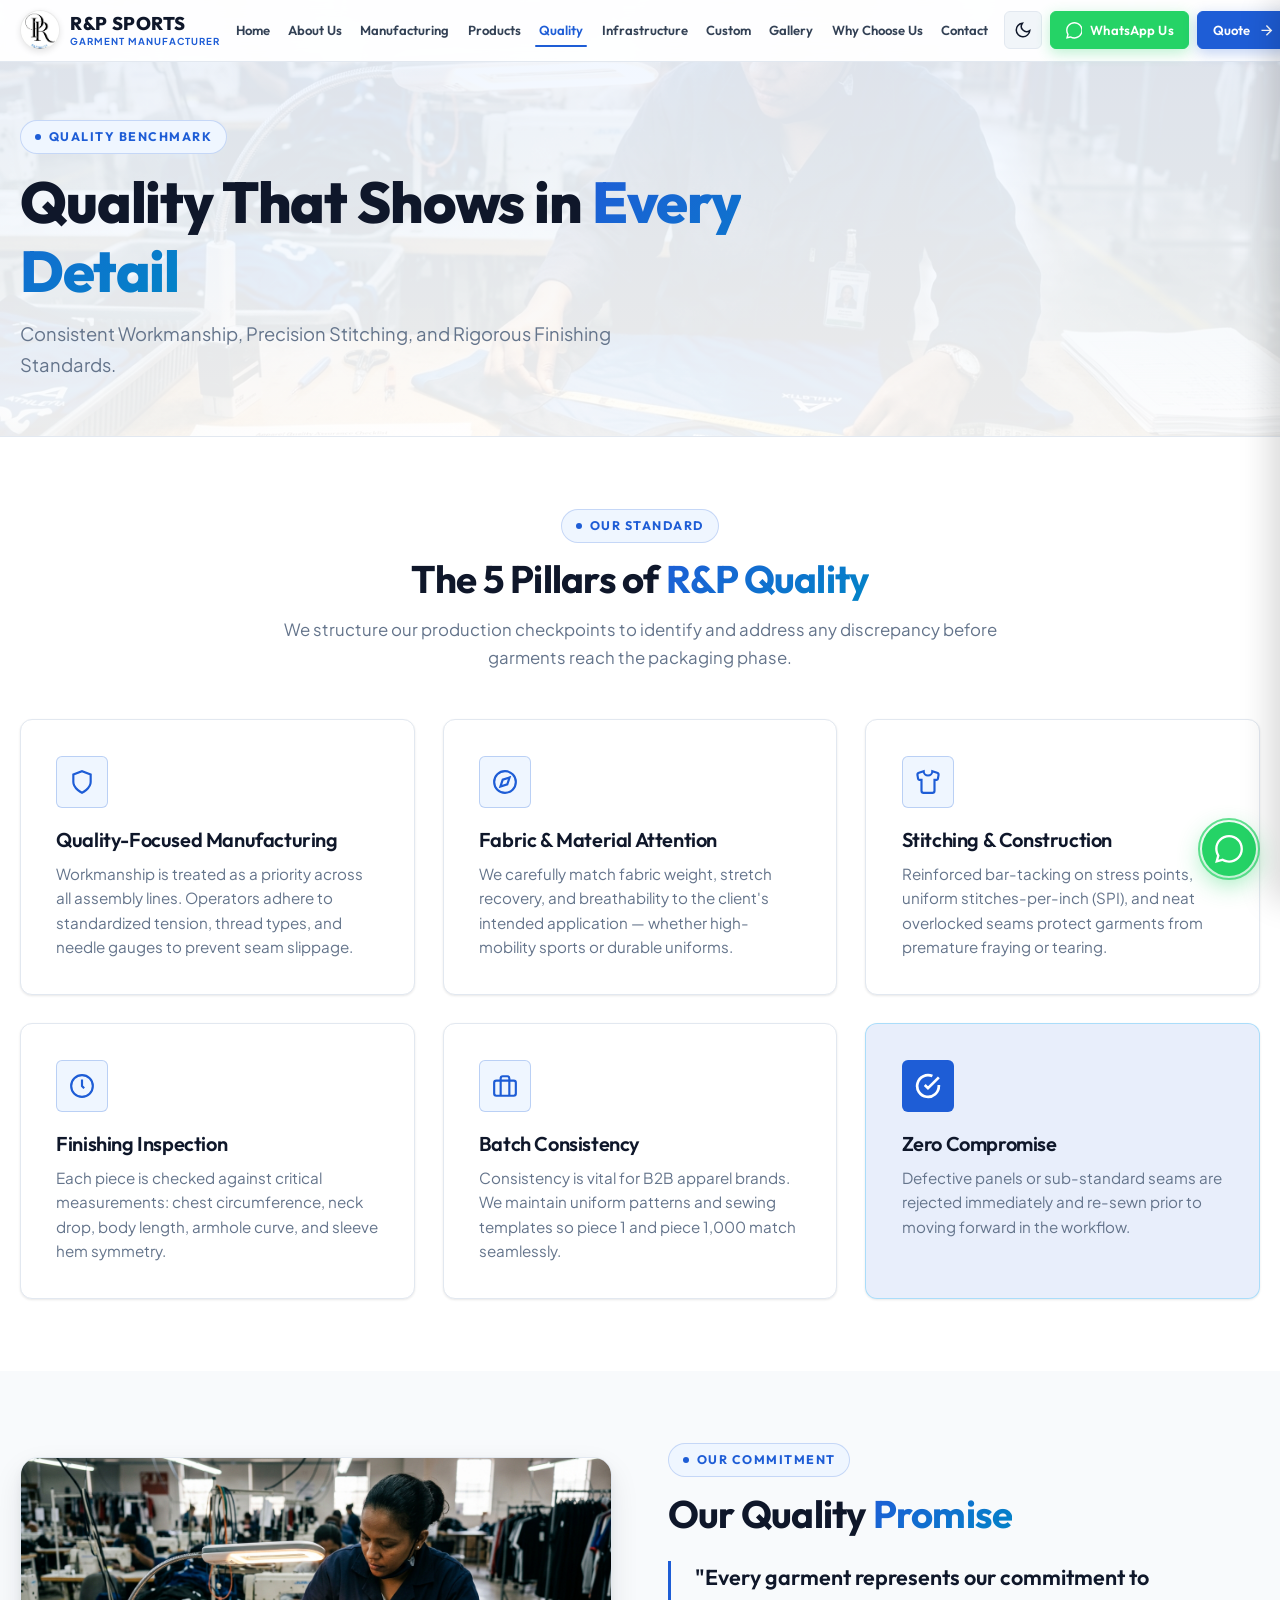
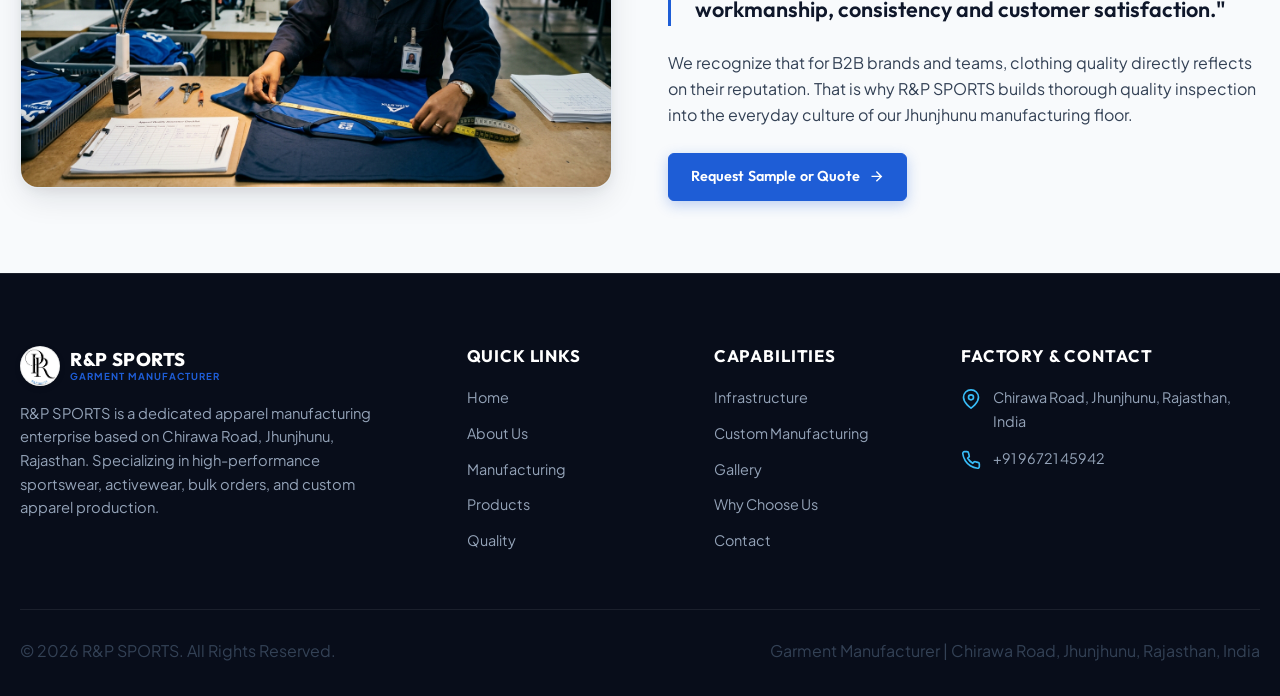
<file: quality.html>
<!DOCTYPE html>
<html lang="en">
<head>
  <meta charset="UTF-8">
  <meta name="viewport" content="width=device-width, initial-scale=1.0">
  <title>Quality Assurance — R&P SPORTS | Workmanship & Quality Standards</title>
  <meta name="description" content="Discover the quality assurance and inspection standards at R&P SPORTS in Jhunjhunu, Rajasthan. Multi-checkpoint quality control ensuring seam durability, accurate measurements, and consistent batch manufacturing.">
  <link rel="icon" type="image/png" href="assets/images/brand/logo.png?v=1788773500">
  <link rel="stylesheet" href="assets/css/style.css?v=1788773500">
</head>
<body>

  <!-- HEADER -->
  <!-- ==========================================================================
       HEADER
       ========================================================================== -->
  <header class="site-header" id="siteHeader">
    <div class="container header-inner">
      <a href="index.html" class="brand-logo" aria-label="R&P SPORTS Home">
        <img src="assets/images/brand/logo.png?v=1788773500" alt="R&P SPORTS Logo" class="brand-logo-img">
        <div class="brand-logo-text">
          <span class="brand-title">R&P SPORTS</span>
          <span class="brand-subtitle">Garment Manufacturer</span>
        </div>
      </a>

      <nav class="main-nav" aria-label="Main Navigation">
        <a href="index.html" class="nav-link">Home</a>
        <a href="about.html" class="nav-link">About Us</a>
        <a href="manufacturing.html" class="nav-link">Manufacturing</a>
        <a href="products.html" class="nav-link">Products</a>
        <a href="quality.html" class="nav-link active">Quality</a>
        <a href="infrastructure.html" class="nav-link">Infrastructure</a>
        <a href="custom-manufacturing.html" class="nav-link">Custom</a>
        <a href="gallery.html" class="nav-link">Gallery</a>
        <a href="why-choose-us.html" class="nav-link">Why Choose Us</a>
        <a href="contact.html" class="nav-link">Contact</a>
      </nav>

      <div class="header-actions">
        <button class="theme-toggle-btn" aria-label="Toggle Light / Dark Theme">
          <svg viewBox="0 0 24 24" fill="none" stroke="currentColor" stroke-width="2"><path d="M21 12.79A9 9 0 1 1 11.21 3 7 7 0 0 0 21 12.79z"></path></svg>
        </button>
        <a href="https://wa.me/919672145942?text=Hello%20R%26P%20SPORTS,%20I%20am%20interested%20in%20your%20garment%20manufacturing%20services." target="_blank" rel="noopener" class="btn btn-whatsapp btn-sm">
          <svg viewBox="0 0 24 24" fill="currentColor"><path d="M.057 24l1.687-6.163c-1.041-1.804-1.588-3.849-1.587-5.946.003-6.556 5.338-11.891 11.893-11.891 3.181.001 6.167 1.24 8.413 3.488 2.245 2.248 3.481 5.236 3.48 8.414-.003 6.557-5.338 11.892-11.893 11.892-1.99-.001-3.951-.5-5.688-1.448l-6.305 1.654zm6.597-3.807c1.676.995 3.276 1.591 5.392 1.592 5.448 0 9.886-4.434 9.889-9.885.002-5.462-4.415-9.89-9.881-9.892-5.452 0-9.887 4.434-9.889 9.884-.001 2.225.651 3.891 1.746 5.634l-.999 3.648 3.742-.981z"/></svg>
          <span>WhatsApp Us</span>
        </a>
        <a href="contact.html" class="btn btn-primary btn-sm btn-header-quote">
          <span>Quote</span>
          <svg viewBox="0 0 24 24" fill="none" stroke="currentColor" stroke-width="2"><path d="M5 12h14M12 5l7 7-7 7"/></svg>
        </a>
        <button class="hamburger-btn" aria-label="Open Navigation Menu">
          <svg width="22" height="22" viewBox="0 0 24 24" fill="none" stroke="currentColor" stroke-width="2.5" stroke-linecap="round" stroke-linejoin="round"><line x1="3" y1="6" x2="21" y2="6"></line><line x1="3" y1="12" x2="21" y2="12"></line><line x1="3" y1="18" x2="21" y2="18"></line></svg>
        </button>
      </div>
    </div>
  </header>

  <!-- Mobile Drawer Menu -->
  <div class="mobile-nav-overlay"></div>
  <aside class="mobile-nav-drawer" aria-label="Mobile Navigation">
    <div class="mobile-nav-header">
      <div class="brand-logo">
        <img src="assets/images/brand/logo.png?v=1788773500" alt="R&P SPORTS Logo" class="brand-logo-img">
        <span class="brand-title">R&P SPORTS</span>
      </div>
      <button class="mobile-close-btn" aria-label="Close menu">
        <svg width="20" height="20" viewBox="0 0 24 24" fill="none" stroke="currentColor" stroke-width="2"><line x1="18" y1="6" x2="6" y2="18"></line><line x1="6" y1="6" x2="18" y2="18"></line></svg>
      </button>
    </div>
    <div class="mobile-links">
      <a href="index.html" class="mobile-link">Home</a>
      <a href="about.html" class="mobile-link">About Us</a>
      <a href="manufacturing.html" class="mobile-link">Manufacturing</a>
      <a href="products.html" class="mobile-link">Products</a>
      <a href="quality.html" class="mobile-link active">Quality</a>
      <a href="infrastructure.html" class="mobile-link">Infrastructure</a>
      <a href="custom-manufacturing.html" class="mobile-link">Custom Manufacturing</a>
      <a href="gallery.html" class="mobile-link">Gallery</a>
      <a href="why-choose-us.html" class="mobile-link">Why Choose Us</a>
      <a href="contact.html" class="mobile-link">Contact</a>
    </div>
    <div class="mobile-cta-group">
      <a href="contact.html" class="btn btn-primary">Request a Quote</a>
      <a href="https://wa.me/919672145942?text=Hello%20R%26P%20SPORTS,%20I%20am%20interested%20in%20your%20garment%20manufacturing%20services." target="_blank" rel="noopener" class="btn btn-whatsapp">WhatsApp Us</a>
    </div>
  </aside>

  <!-- PAGE HERO -->
  <section class="page-hero">
    <div class="page-hero-bg" style="background-image: url('assets/images/manufacturing/quality-inspection.jpg');"></div>
    <div class="container">
      <div class="page-hero-content">
        <span class="section-tag">Quality Benchmark</span>
        <h1 class="page-hero-title">Quality That Shows in <span class="text-blue-gradient">Every Detail</span></h1>
        <p class="page-hero-subtitle">Consistent Workmanship, Precision Stitching, and Rigorous Finishing Standards.</p>
      </div>
    </div>
  </section>

  <!-- QUALITY PILLARS -->
  <section class="section">
    <div class="container">
      <div class="section-header">
        <span class="section-tag">Our Standard</span>
        <h2 class="section-title">The 5 Pillars of <span class="text-blue-gradient">R&P Quality</span></h2>
        <p class="section-desc">We structure our production checkpoints to identify and address any discrepancy before garments reach the packaging phase.</p>
      </div>

      <div class="grid-3">
        <!-- Pillar 1 -->
        <div class="feature-card">
          <div class="feature-icon-box">
            <svg width="26" height="26" viewBox="0 0 24 24" fill="none" stroke="currentColor" stroke-width="2"><path d="M12 22s8-4 8-10V5l-8-3-8 3v7c0 6 8 10 8 10z"/></svg>
          </div>
          <h3 class="feature-title">Quality-Focused Manufacturing</h3>
          <p class="feature-desc">Workmanship is treated as a priority across all assembly lines. Operators adhere to standardized tension, thread types, and needle gauges to prevent seam slippage.</p>
        </div>

        <!-- Pillar 2 -->
        <div class="feature-card">
          <div class="feature-icon-box">
            <svg width="26" height="26" viewBox="0 0 24 24" fill="none" stroke="currentColor" stroke-width="2"><circle cx="12" cy="12" r="10"></circle><polygon points="16.24 7.76 14.12 14.12 7.76 16.24 9.88 9.88 16.24 7.76"></polygon></svg>
          </div>
          <h3 class="feature-title">Fabric & Material Attention</h3>
          <p class="feature-desc">We carefully match fabric weight, stretch recovery, and breathability to the client's intended application — whether high-mobility sports or durable uniforms.</p>
        </div>

        <!-- Pillar 3 -->
        <div class="feature-card">
          <div class="feature-icon-box">
            <svg width="26" height="26" viewBox="0 0 24 24" fill="none" stroke="currentColor" stroke-width="2"><path d="M20.38 3.46L16 2a4 4 0 0 1-8 0L3.62 3.46a2 2 0 0 0-1.34 2.23l.58 3.47a1 1 0 0 0 .99.84H6v10c0 1.1.9 2 2 2h8a2 2 0 0 0 2-2V10h2.15a1 1 0 0 0 .99-.84l.58-3.47a2 2 0 0 0-1.34-2.23z"/></svg>
          </div>
          <h3 class="feature-title">Stitching & Construction</h3>
          <p class="feature-desc">Reinforced bar-tacking on stress points, uniform stitches-per-inch (SPI), and neat overlocked seams protect garments from premature fraying or tearing.</p>
        </div>

        <!-- Pillar 4 -->
        <div class="feature-card">
          <div class="feature-icon-box">
            <svg width="26" height="26" viewBox="0 0 24 24" fill="none" stroke="currentColor" stroke-width="2"><circle cx="12" cy="12" r="10"></circle><polyline points="12 6 12 12 14 14"></polyline></svg>
          </div>
          <h3 class="feature-title">Finishing Inspection</h3>
          <p class="feature-desc">Each piece is checked against critical measurements: chest circumference, neck drop, body length, armhole curve, and sleeve hem symmetry.</p>
        </div>

        <!-- Pillar 5 -->
        <div class="feature-card">
          <div class="feature-icon-box">
            <svg width="26" height="26" viewBox="0 0 24 24" fill="none" stroke="currentColor" stroke-width="2"><rect x="2" y="7" width="20" height="14" rx="2" ry="2"></rect><path d="M16 21V5a2 2 0 0 0-2-2h-4a2 2 0 0 0-2 2v16"></path></svg>
          </div>
          <h3 class="feature-title">Batch Consistency</h3>
          <p class="feature-desc">Consistency is vital for B2B apparel brands. We maintain uniform patterns and sewing templates so piece 1 and piece 1,000 match seamlessly.</p>
        </div>

        <!-- Pillar 6 (Visual Feature) -->
        <div class="feature-card" style="background: rgba(30,93,214,0.1); border-color: rgba(56,189,248,0.35);">
          <div class="feature-icon-box" style="background: var(--brand-blue); color: #ffffff;">
            <svg width="26" height="26" viewBox="0 0 24 24" fill="none" stroke="currentColor" stroke-width="2.5"><path d="M22 11.08V12a10 10 0 1 1-5.93-9.14"></path><polyline points="22 4 12 14.01 9 11.01"></polyline></svg>
          </div>
          <h3 class="feature-title">Zero Compromise</h3>
          <p class="feature-desc">Defective panels or sub-standard seams are rejected immediately and re-sewn prior to moving forward in the workflow.</p>
        </div>
      </div>
    </div>
  </section>

  <!-- QUALITY PROMISE BANNER -->
  <section class="section section-alt">
    <div class="container">
      <div class="split-layout">
        <div class="split-image-wrap">
          <img src="assets/images/manufacturing/quality-inspection.jpg" alt="R&P SPORTS Quality Inspection Check" class="split-image">
        </div>
        <div class="split-content">
          <span class="section-tag">Our Commitment</span>
          <h2 class="section-title">Our Quality <span class="text-blue-gradient">Promise</span></h2>
          <blockquote style="font-size: 1.35rem; font-family: var(--font-heading); color: var(--text-heading); border-left: 3px solid var(--brand-blue); padding-left: 1.5rem; margin: 1.5rem 0; font-weight: 600; line-height: 1.5;">
            "Every garment represents our commitment to workmanship, consistency and customer satisfaction."
          </blockquote>
          <p style="margin-bottom: 1.5rem;">We recognize that for B2B brands and teams, clothing quality directly reflects on their reputation. That is why R&P SPORTS builds thorough quality inspection into the everyday culture of our Jhunjhunu manufacturing floor.</p>
          <a href="contact.html" class="btn btn-primary">
            <span>Request Sample or Quote</span>
            <svg viewBox="0 0 24 24" fill="none" stroke="currentColor" stroke-width="2"><path d="M5 12h14M12 5l7 7-7 7"/></svg>
          </a>
        </div>
      </div>
    </div>
  </section>

  <!-- FOOTER -->
  <footer class="site-footer">
    <div class="container">
      <div class="footer-top">
        <div class="footer-brand">
          <a href="index.html" class="brand-logo">
            <img src="assets/images/brand/logo.png?v=1788773500" alt="R&P SPORTS Logo" class="brand-logo-img">
            <div class="brand-logo-text">
              <span class="brand-title">R&P SPORTS</span>
              <span class="brand-subtitle">Garment Manufacturer</span>
            </div>
          </a>
          <p class="footer-about">R&P SPORTS is a dedicated apparel manufacturing enterprise based on Chirawa Road, Jhunjhunu, Rajasthan. Specializing in high-performance sportswear, activewear, bulk orders, and custom apparel production.</p>
        </div>

        <div>
          <h4 class="footer-heading">Quick Links</h4>
          <div class="footer-links">
            <a href="index.html" class="footer-link">Home</a>
            <a href="about.html" class="footer-link">About Us</a>
            <a href="manufacturing.html" class="footer-link">Manufacturing</a>
            <a href="products.html" class="footer-link">Products</a>
            <a href="quality.html" class="footer-link">Quality</a>
          </div>
        </div>

        <div>
          <h4 class="footer-heading">Capabilities</h4>
          <div class="footer-links">
            <a href="infrastructure.html" class="footer-link">Infrastructure</a>
            <a href="custom-manufacturing.html" class="footer-link">Custom Manufacturing</a>
            <a href="gallery.html" class="footer-link">Gallery</a>
            <a href="why-choose-us.html" class="footer-link">Why Choose Us</a>
            <a href="contact.html" class="footer-link">Contact</a>
          </div>
        </div>

        <div>
          <h4 class="footer-heading">Factory & Contact</h4>
          <div class="footer-contact-item">
            <svg width="20" height="20" viewBox="0 0 24 24" fill="none" stroke="currentColor" stroke-width="2"><path d="M21 10c0 7-9 13-9 13s-9-6-9-13a9 9 0 0 1 18 0z"></path><circle cx="12" cy="10" r="3"></circle></svg>
            <span>Chirawa Road, Jhunjhunu, Rajasthan, India</span>
          </div>
          <div class="footer-contact-item">
            <svg width="20" height="20" viewBox="0 0 24 24" fill="none" stroke="currentColor" stroke-width="2"><path d="M22 16.92v3a2 2 0 0 1-2.18 2 19.79 19.79 0 0 1-8.63-3.07 19.5 19.5 0 0 1-6-6 19.79 19.79 0 0 1-3.07-8.67A2 2 0 0 1 4.11 2h3a2 2 0 0 1 2 1.72 12.84 12.84 0 0 0 .7 2.81 2 2 0 0 1-.45 2.11L8.09 9.91a16 16 0 0 0 6 6l1.27-1.27a2 2 0 0 1 2.11-.45 12.84 12.84 0 0 0 2.81.7A2 2 0 0 1 22 16.92z"></path></svg>
            <span>+91 96721 45942</span>
          </div>
        </div>
      </div>

      <div class="footer-bottom">
        <p>&copy; 2026 R&P SPORTS. All Rights Reserved.</p>
        <p>Garment Manufacturer | Chirawa Road, Jhunjhunu, Rajasthan, India</p>
      </div>
    </div>
  </footer>

  <a href="https://wa.me/919672145942?text=Hello%20R%26P%20SPORTS,%20I%20am%20interested%20in%20your%20garment%20manufacturing%20services." target="_blank" rel="noopener" class="floating-whatsapp" aria-label="Chat on WhatsApp">
    <svg viewBox="0 0 24 24"><path d="M.057 24l1.687-6.163c-1.041-1.804-1.588-3.849-1.587-5.946.003-6.556 5.338-11.891 11.893-11.891 3.181.001 6.167 1.24 8.413 3.488 2.245 2.248 3.481 5.236 3.48 8.414-.003 6.557-5.338 11.892-11.893 11.892-1.99-.001-3.951-.5-5.688-1.448l-6.305 1.654zm6.597-3.807c1.676.995 3.276 1.591 5.392 1.592 5.448 0 9.886-4.434 9.889-9.885.002-5.462-4.415-9.89-9.881-9.892-5.452 0-9.887 4.434-9.889 9.884-.001 2.225.651 3.891 1.746 5.634l-.999 3.648 3.742-.981z"/></svg>
  </a>

  <script src="assets/js/main.js?v=1788773500"></script>
</body>
</html>
</file>
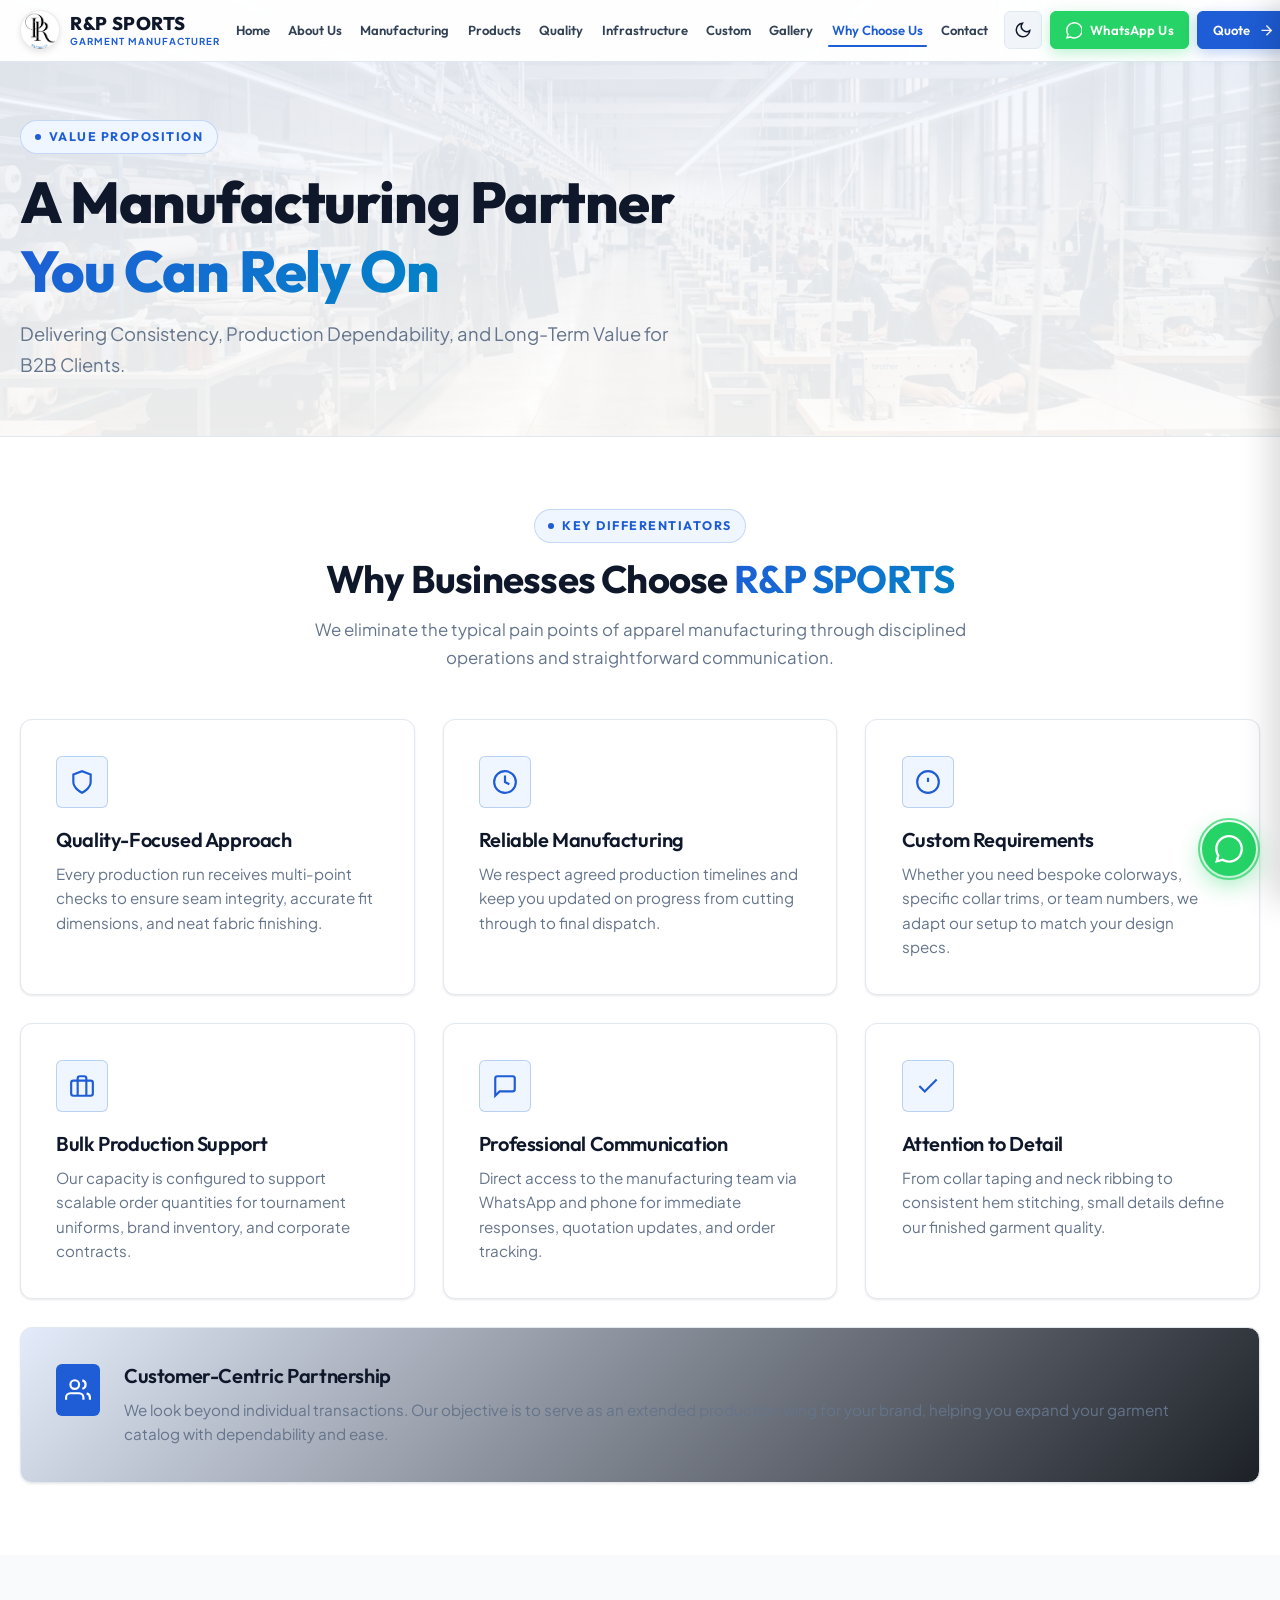
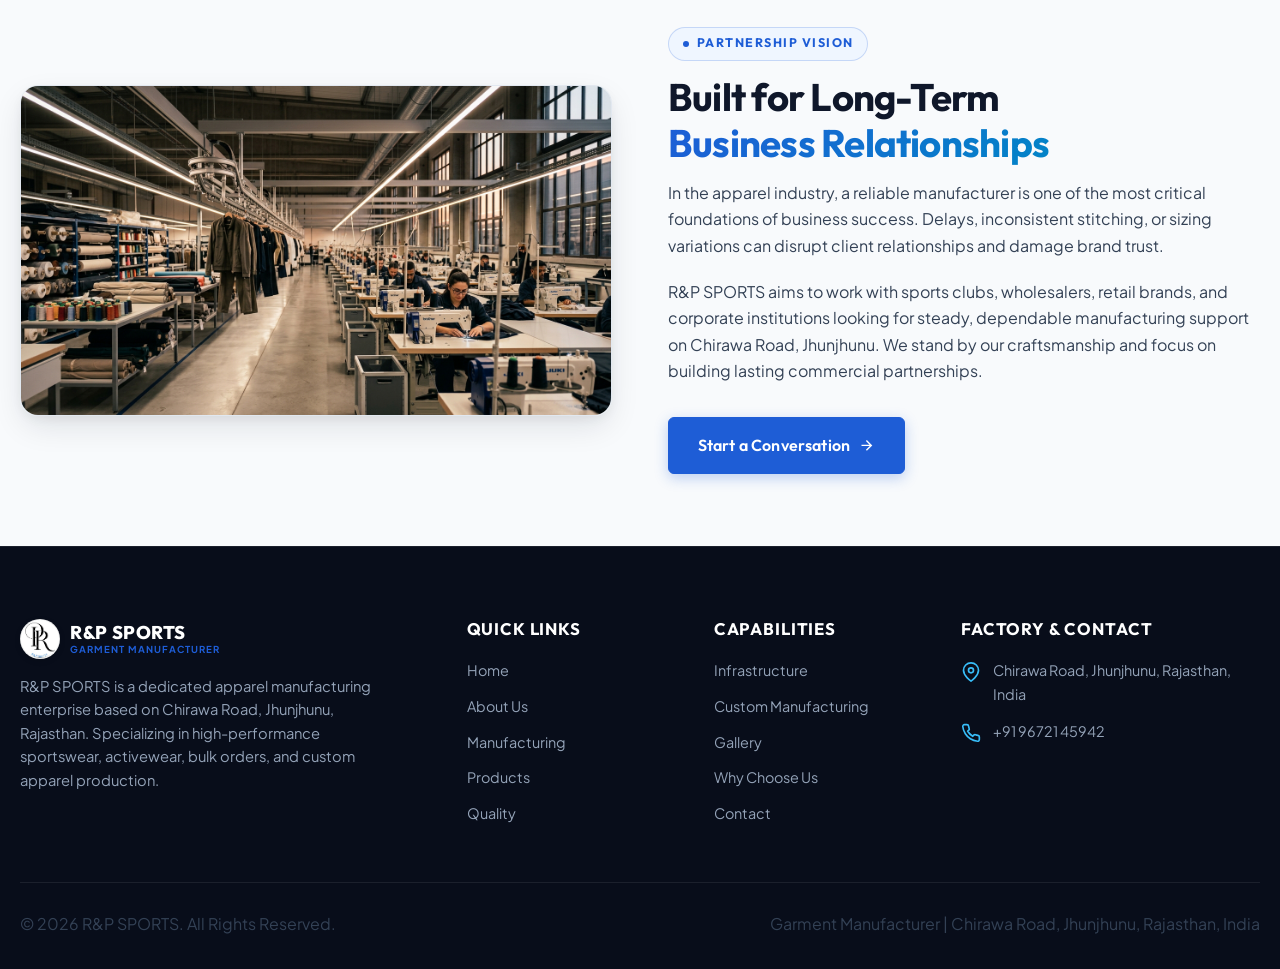
<file: why-choose-us.html>
<!DOCTYPE html>
<html lang="en">
<head>
  <meta charset="UTF-8">
  <meta name="viewport" content="width=device-width, initial-scale=1.0">
  <title>Why Choose R&P SPORTS — B2B Garment Manufacturing Partner</title>
  <meta name="description" content="Discover why sports brands, businesses, institutions, and retailers choose R&P SPORTS as their trusted garment manufacturing partner in Jhunjhunu, Rajasthan.">
  <link rel="icon" type="image/png" href="assets/images/brand/logo.png?v=1788773500">
  <link rel="stylesheet" href="assets/css/style.css?v=1788773500">
</head>
<body>

  <!-- HEADER -->
  <!-- ==========================================================================
       HEADER
       ========================================================================== -->
  <header class="site-header" id="siteHeader">
    <div class="container header-inner">
      <a href="index.html" class="brand-logo" aria-label="R&P SPORTS Home">
        <img src="assets/images/brand/logo.png?v=1788773500" alt="R&P SPORTS Logo" class="brand-logo-img">
        <div class="brand-logo-text">
          <span class="brand-title">R&P SPORTS</span>
          <span class="brand-subtitle">Garment Manufacturer</span>
        </div>
      </a>

      <nav class="main-nav" aria-label="Main Navigation">
        <a href="index.html" class="nav-link">Home</a>
        <a href="about.html" class="nav-link">About Us</a>
        <a href="manufacturing.html" class="nav-link">Manufacturing</a>
        <a href="products.html" class="nav-link">Products</a>
        <a href="quality.html" class="nav-link">Quality</a>
        <a href="infrastructure.html" class="nav-link">Infrastructure</a>
        <a href="custom-manufacturing.html" class="nav-link">Custom</a>
        <a href="gallery.html" class="nav-link">Gallery</a>
        <a href="why-choose-us.html" class="nav-link active">Why Choose Us</a>
        <a href="contact.html" class="nav-link">Contact</a>
      </nav>

      <div class="header-actions">
        <button class="theme-toggle-btn" aria-label="Toggle Light / Dark Theme">
          <svg viewBox="0 0 24 24" fill="none" stroke="currentColor" stroke-width="2"><path d="M21 12.79A9 9 0 1 1 11.21 3 7 7 0 0 0 21 12.79z"></path></svg>
        </button>
        <a href="https://wa.me/919672145942?text=Hello%20R%26P%20SPORTS,%20I%20am%20interested%20in%20your%20garment%20manufacturing%20services." target="_blank" rel="noopener" class="btn btn-whatsapp btn-sm">
          <svg viewBox="0 0 24 24" fill="currentColor"><path d="M.057 24l1.687-6.163c-1.041-1.804-1.588-3.849-1.587-5.946.003-6.556 5.338-11.891 11.893-11.891 3.181.001 6.167 1.24 8.413 3.488 2.245 2.248 3.481 5.236 3.48 8.414-.003 6.557-5.338 11.892-11.893 11.892-1.99-.001-3.951-.5-5.688-1.448l-6.305 1.654zm6.597-3.807c1.676.995 3.276 1.591 5.392 1.592 5.448 0 9.886-4.434 9.889-9.885.002-5.462-4.415-9.89-9.881-9.892-5.452 0-9.887 4.434-9.889 9.884-.001 2.225.651 3.891 1.746 5.634l-.999 3.648 3.742-.981z"/></svg>
          <span>WhatsApp Us</span>
        </a>
        <a href="contact.html" class="btn btn-primary btn-sm btn-header-quote">
          <span>Quote</span>
          <svg viewBox="0 0 24 24" fill="none" stroke="currentColor" stroke-width="2"><path d="M5 12h14M12 5l7 7-7 7"/></svg>
        </a>
        <button class="hamburger-btn" aria-label="Open Navigation Menu">
          <svg width="22" height="22" viewBox="0 0 24 24" fill="none" stroke="currentColor" stroke-width="2.5" stroke-linecap="round" stroke-linejoin="round"><line x1="3" y1="6" x2="21" y2="6"></line><line x1="3" y1="12" x2="21" y2="12"></line><line x1="3" y1="18" x2="21" y2="18"></line></svg>
        </button>
      </div>
    </div>
  </header>

  <!-- Mobile Drawer Menu -->
  <div class="mobile-nav-overlay"></div>
  <aside class="mobile-nav-drawer" aria-label="Mobile Navigation">
    <div class="mobile-nav-header">
      <div class="brand-logo">
        <img src="assets/images/brand/logo.png?v=1788773500" alt="R&P SPORTS Logo" class="brand-logo-img">
        <span class="brand-title">R&P SPORTS</span>
      </div>
      <button class="mobile-close-btn" aria-label="Close menu">
        <svg width="20" height="20" viewBox="0 0 24 24" fill="none" stroke="currentColor" stroke-width="2"><line x1="18" y1="6" x2="6" y2="18"></line><line x1="6" y1="6" x2="18" y2="18"></line></svg>
      </button>
    </div>
    <div class="mobile-links">
      <a href="index.html" class="mobile-link">Home</a>
      <a href="about.html" class="mobile-link">About Us</a>
      <a href="manufacturing.html" class="mobile-link">Manufacturing</a>
      <a href="products.html" class="mobile-link">Products</a>
      <a href="quality.html" class="mobile-link">Quality</a>
      <a href="infrastructure.html" class="mobile-link">Infrastructure</a>
      <a href="custom-manufacturing.html" class="mobile-link">Custom Manufacturing</a>
      <a href="gallery.html" class="mobile-link">Gallery</a>
      <a href="why-choose-us.html" class="mobile-link active">Why Choose Us</a>
      <a href="contact.html" class="mobile-link">Contact</a>
    </div>
    <div class="mobile-cta-group">
      <a href="contact.html" class="btn btn-primary">Request a Quote</a>
      <a href="https://wa.me/919672145942?text=Hello%20R%26P%20SPORTS,%20I%20am%20interested%20in%20your%20garment%20manufacturing%20services." target="_blank" rel="noopener" class="btn btn-whatsapp">WhatsApp Us</a>
    </div>
  </aside>

  <!-- PAGE HERO -->
  <section class="page-hero">
    <div class="page-hero-bg" style="background-image: url('assets/images/manufacturing/hero-factory.jpg');"></div>
    <div class="container">
      <div class="page-hero-content">
        <span class="section-tag">Value Proposition</span>
        <h1 class="page-hero-title">A Manufacturing Partner <br><span class="text-blue-gradient">You Can Rely On</span></h1>
        <p class="page-hero-subtitle">Delivering Consistency, Production Dependability, and Long-Term Value for B2B Clients.</p>
      </div>
    </div>
  </section>

  <!-- 7 REASONS GRID -->
  <section class="section">
    <div class="container">
      <div class="section-header">
        <span class="section-tag">Key Differentiators</span>
        <h2 class="section-title">Why Businesses Choose <span class="text-blue-gradient">R&P SPORTS</span></h2>
        <p class="section-desc">We eliminate the typical pain points of apparel manufacturing through disciplined operations and straightforward communication.</p>
      </div>

      <div class="grid-3">
        
        <!-- 1. Quality-Focused Approach -->
        <div class="feature-card">
          <div class="feature-icon-box">
            <svg width="26" height="26" viewBox="0 0 24 24" fill="none" stroke="currentColor" stroke-width="2"><path d="M12 22s8-4 8-10V5l-8-3-8 3v7c0 6 8 10 8 10z"/></svg>
          </div>
          <h3 class="feature-title">Quality-Focused Approach</h3>
          <p class="feature-desc">Every production run receives multi-point checks to ensure seam integrity, accurate fit dimensions, and neat fabric finishing.</p>
        </div>

        <!-- 2. Reliable Manufacturing -->
        <div class="feature-card">
          <div class="feature-icon-box">
            <svg width="26" height="26" viewBox="0 0 24 24" fill="none" stroke="currentColor" stroke-width="2"><circle cx="12" cy="12" r="10"></circle><polyline points="12 6 12 12 16 14"></polyline></svg>
          </div>
          <h3 class="feature-title">Reliable Manufacturing</h3>
          <p class="feature-desc">We respect agreed production timelines and keep you updated on progress from cutting through to final dispatch.</p>
        </div>

        <!-- 3. Custom Requirements -->
        <div class="feature-card">
          <div class="feature-icon-box">
            <svg width="26" height="26" viewBox="0 0 24 24" fill="none" stroke="currentColor" stroke-width="2"><circle cx="12" cy="12" r="10"></circle><line x1="12" y1="8" x2="12" y2="12"></line><line x1="12" y1="16" x2="12.01" y2="16"></line></svg>
          </div>
          <h3 class="feature-title">Custom Requirements</h3>
          <p class="feature-desc">Whether you need bespoke colorways, specific collar trims, or team numbers, we adapt our setup to match your design specs.</p>
        </div>

        <!-- 4. Bulk Production Support -->
        <div class="feature-card">
          <div class="feature-icon-box">
            <svg width="26" height="26" viewBox="0 0 24 24" fill="none" stroke="currentColor" stroke-width="2"><rect x="2" y="7" width="20" height="14" rx="2" ry="2"></rect><path d="M16 21V5a2 2 0 0 0-2-2h-4a2 2 0 0 0-2 2v16"></path></svg>
          </div>
          <h3 class="feature-title">Bulk Production Support</h3>
          <p class="feature-desc">Our capacity is configured to support scalable order quantities for tournament uniforms, brand inventory, and corporate contracts.</p>
        </div>

        <!-- 5. Professional Communication -->
        <div class="feature-card">
          <div class="feature-icon-box">
            <svg width="26" height="26" viewBox="0 0 24 24" fill="none" stroke="currentColor" stroke-width="2"><path d="M21 15a2 2 0 0 1-2 2H7l-4 4V5a2 2 0 0 1 2-2h14a2 2 0 0 1 2 2z"></path></svg>
          </div>
          <h3 class="feature-title">Professional Communication</h3>
          <p class="feature-desc">Direct access to the manufacturing team via WhatsApp and phone for immediate responses, quotation updates, and order tracking.</p>
        </div>

        <!-- 6. Attention to Detail -->
        <div class="feature-card">
          <div class="feature-icon-box">
            <svg width="26" height="26" viewBox="0 0 24 24" fill="none" stroke="currentColor" stroke-width="2"><polyline points="20 6 9 17 4 12"></polyline></svg>
          </div>
          <h3 class="feature-title">Attention to Detail</h3>
          <p class="feature-desc">From collar taping and neck ribbing to consistent hem stitching, small details define our finished garment quality.</p>
        </div>

        <!-- 7. Customer-Centric Approach -->
        <div class="feature-card" style="grid-column: span 3; background: linear-gradient(135deg, rgba(30,93,214,0.12) 0%, rgba(16,20,27,0.95) 100%);">
          <div style="display: flex; align-items: flex-start; gap: 1.5rem;">
            <div class="feature-icon-box" style="background: var(--brand-blue); color: #ffffff;">
              <svg width="26" height="26" viewBox="0 0 24 24" fill="none" stroke="currentColor" stroke-width="2"><path d="M17 21v-2a4 4 0 0 0-4-4H5a4 4 0 0 0-4 4v2"></path><circle cx="9" cy="7" r="4"></circle><path d="M23 21v-2a4 4 0 0 0-3-3.87"></path><path d="M16 3.13a4 4 0 0 1 0 7.75"></path></svg>
            </div>
            <div>
              <h3 class="feature-title">Customer-Centric Partnership</h3>
              <p class="feature-desc">We look beyond individual transactions. Our objective is to serve as an extended production wing for your brand, helping you expand your garment catalog with dependability and ease.</p>
            </div>
          </div>
        </div>

      </div>
    </div>
  </section>

  <!-- LONG-TERM PARTNERSHIP SECTION -->
  <section class="section section-alt">
    <div class="container">
      <div class="split-layout">
        <div class="split-image-wrap">
          <img src="assets/images/manufacturing/hero-factory.jpg" alt="R&P SPORTS Industrial Garment Workshop" class="split-image">
        </div>
        <div class="split-content">
          <span class="section-tag">Partnership Vision</span>
          <h2 class="section-title">Built for Long-Term <br><span class="text-blue-gradient">Business Relationships</span></h2>
          <p style="margin-bottom: 1.25rem;">In the apparel industry, a reliable manufacturer is one of the most critical foundations of business success. Delays, inconsistent stitching, or sizing variations can disrupt client relationships and damage brand trust.</p>
          <p style="margin-bottom: 2rem;">R&P SPORTS aims to work with sports clubs, wholesalers, retail brands, and corporate institutions looking for steady, dependable manufacturing support on Chirawa Road, Jhunjhunu. We stand by our craftsmanship and focus on building lasting commercial partnerships.</p>
          <a href="contact.html" class="btn btn-primary btn-lg">
            <span>Start a Conversation</span>
            <svg viewBox="0 0 24 24" fill="none" stroke="currentColor" stroke-width="2"><path d="M5 12h14M12 5l7 7-7 7"/></svg>
          </a>
        </div>
      </div>
    </div>
  </section>

  <!-- FOOTER -->
  <footer class="site-footer">
    <div class="container">
      <div class="footer-top">
        <div class="footer-brand">
          <a href="index.html" class="brand-logo">
            <img src="assets/images/brand/logo.png?v=1788773500" alt="R&P SPORTS Logo" class="brand-logo-img">
            <div class="brand-logo-text">
              <span class="brand-title">R&P SPORTS</span>
              <span class="brand-subtitle">Garment Manufacturer</span>
            </div>
          </a>
          <p class="footer-about">R&P SPORTS is a dedicated apparel manufacturing enterprise based on Chirawa Road, Jhunjhunu, Rajasthan. Specializing in high-performance sportswear, activewear, bulk orders, and custom apparel production.</p>
        </div>

        <div>
          <h4 class="footer-heading">Quick Links</h4>
          <div class="footer-links">
            <a href="index.html" class="footer-link">Home</a>
            <a href="about.html" class="footer-link">About Us</a>
            <a href="manufacturing.html" class="footer-link">Manufacturing</a>
            <a href="products.html" class="footer-link">Products</a>
            <a href="quality.html" class="footer-link">Quality</a>
          </div>
        </div>

        <div>
          <h4 class="footer-heading">Capabilities</h4>
          <div class="footer-links">
            <a href="infrastructure.html" class="footer-link">Infrastructure</a>
            <a href="custom-manufacturing.html" class="footer-link">Custom Manufacturing</a>
            <a href="gallery.html" class="footer-link">Gallery</a>
            <a href="why-choose-us.html" class="footer-link">Why Choose Us</a>
            <a href="contact.html" class="footer-link">Contact</a>
          </div>
        </div>

        <div>
          <h4 class="footer-heading">Factory & Contact</h4>
          <div class="footer-contact-item">
            <svg width="20" height="20" viewBox="0 0 24 24" fill="none" stroke="currentColor" stroke-width="2"><path d="M21 10c0 7-9 13-9 13s-9-6-9-13a9 9 0 0 1 18 0z"></path><circle cx="12" cy="10" r="3"></circle></svg>
            <span>Chirawa Road, Jhunjhunu, Rajasthan, India</span>
          </div>
          <div class="footer-contact-item">
            <svg width="20" height="20" viewBox="0 0 24 24" fill="none" stroke="currentColor" stroke-width="2"><path d="M22 16.92v3a2 2 0 0 1-2.18 2 19.79 19.79 0 0 1-8.63-3.07 19.5 19.5 0 0 1-6-6 19.79 19.79 0 0 1-3.07-8.67A2 2 0 0 1 4.11 2h3a2 2 0 0 1 2 1.72 12.84 12.84 0 0 0 .7 2.81 2 2 0 0 1-.45 2.11L8.09 9.91a16 16 0 0 0 6 6l1.27-1.27a2 2 0 0 1 2.11-.45 12.84 12.84 0 0 0 2.81.7A2 2 0 0 1 22 16.92z"></path></svg>
            <span>+91 96721 45942</span>
          </div>
        </div>
      </div>

      <div class="footer-bottom">
        <p>&copy; 2026 R&P SPORTS. All Rights Reserved.</p>
        <p>Garment Manufacturer | Chirawa Road, Jhunjhunu, Rajasthan, India</p>
      </div>
    </div>
  </footer>

  <a href="https://wa.me/919672145942?text=Hello%20R%26P%20SPORTS,%20I%20am%20interested%20in%20your%20garment%20manufacturing%20services." target="_blank" rel="noopener" class="floating-whatsapp" aria-label="Chat on WhatsApp">
    <svg viewBox="0 0 24 24"><path d="M.057 24l1.687-6.163c-1.041-1.804-1.588-3.849-1.587-5.946.003-6.556 5.338-11.891 11.893-11.891 3.181.001 6.167 1.24 8.413 3.488 2.245 2.248 3.481 5.236 3.48 8.414-.003 6.557-5.338 11.892-11.893 11.892-1.99-.001-3.951-.5-5.688-1.448l-6.305 1.654zm6.597-3.807c1.676.995 3.276 1.591 5.392 1.592 5.448 0 9.886-4.434 9.889-9.885.002-5.462-4.415-9.89-9.881-9.892-5.452 0-9.887 4.434-9.889 9.884-.001 2.225.651 3.891 1.746 5.634l-.999 3.648 3.742-.981z"/></svg>
  </a>

  <script src="assets/js/main.js?v=1788773500"></script>
</body>
</html>
</file>
<file: assets/css/style.css>
/* ==========================================================================
   R&P SPORTS — CORPORATE GARMENT MANUFACTURER
   High-End Luxury Design System (Light Mode Default + Dark Mode Support)
   100% Mobile & Desktop Friendly with Zero Horizontal Overflow
   ========================================================================== */

@import url('https://fonts.googleapis.com/css2?family=Outfit:wght@400;500;600;700;800;900&family=Plus+Jakarta+Sans:wght@400;500;600;700;800&display=swap');

:root {
  /* ==========================================
     LIGHT THEME (DEFAULT)
     ========================================== */
  --bg-body: #ffffff;
  --bg-surface: #f8fafc;
  --bg-card: #ffffff;
  --bg-card-alt: #f1f5f9;
  --bg-header: rgba(255, 255, 255, 0.95);
  --bg-header-scrolled: rgba(255, 255, 255, 0.98);
  --bg-drawer: #ffffff;
  
  --border-subtle: #e2e8f0;
  --border-card: #e2e8f0;
  --border-focus: #1e5dd6;

  /* Typography Colors */
  --text-heading: #0f172a;
  --text-body: #334155;
  --text-muted: #64748b;
  --text-subtle: #94a3b8;
  --text-inverse: #ffffff;

  /* Brand Accents */
  --brand-blue: #1e5dd6;
  --brand-blue-hover: #1546a8;
  --brand-blue-light: #eff6ff;
  --brand-blue-glow: rgba(30, 93, 214, 0.25);
  --brand-cyan: #0284c7;
  --brand-dark: #0b1120;

  /* Shadows */
  --shadow-sm: 0 1px 3px rgba(0, 0, 0, 0.06), 0 1px 2px rgba(0, 0, 0, 0.04);
  --shadow-md: 0 4px 16px -2px rgba(15, 23, 42, 0.08), 0 2px 6px -2px rgba(15, 23, 42, 0.04);
  --shadow-lg: 0 12px 32px -4px rgba(15, 23, 42, 0.12), 0 4px 12px -2px rgba(15, 23, 42, 0.06);
  --shadow-hover: 0 16px 30px -4px rgba(30, 93, 214, 0.12), 0 6px 12px -2px rgba(0, 0, 0, 0.05);

  /* Dimensions & Transitions */
  --radius-sm: 6px;
  --radius-md: 12px;
  --radius-lg: 18px;
  --radius-full: 9999px;
  --max-width: 1360px;

  --transition-fast: 0.18s ease;
  --transition-normal: 0.3s cubic-bezier(0.4, 0, 0.2, 1);
  --transition-slow: 0.5s cubic-bezier(0.16, 1, 0.3, 1);

  --font-heading: 'Outfit', -apple-system, BlinkMacSystemFont, 'Segoe UI', Roboto, sans-serif;
  --font-body: 'Plus Jakarta Sans', -apple-system, BlinkMacSystemFont, 'Segoe UI', Roboto, sans-serif;
}

/* ==========================================
   DARK THEME OVERRIDES
   ========================================== */
[data-theme="dark"] {
  --bg-body: #090b0e;
  --bg-surface: #10141b;
  --bg-card: #151a23;
  --bg-card-alt: #1a202c;
  --bg-header: rgba(9, 11, 14, 0.92);
  --bg-header-scrolled: rgba(9, 11, 14, 0.98);
  --bg-drawer: #10141b;

  --border-subtle: rgba(255, 255, 255, 0.08);
  --border-card: rgba(255, 255, 255, 0.08);
  --border-focus: #38bdf8;

  --text-heading: #ffffff;
  --text-body: #cbd5e1;
  --text-muted: #94a3b8;
  --text-subtle: #64748b;
  --text-inverse: #0f172a;

  --brand-blue: #2563eb;
  --brand-blue-hover: #1d4ed8;
  --brand-blue-light: rgba(37, 99, 235, 0.15);
  --brand-blue-glow: rgba(37, 99, 235, 0.35);
  --brand-cyan: #38bdf8;

  --shadow-sm: 0 2px 8px rgba(0, 0, 0, 0.3);
  --shadow-md: 0 10px 30px rgba(0, 0, 0, 0.4);
  --shadow-lg: 0 20px 50px rgba(0, 0, 0, 0.6);
  --shadow-hover: 0 20px 40px rgba(0, 0, 0, 0.7);
}

/* ==========================================
   BASE & RESET
   ========================================== */
*, *::before, *::after {
  margin: 0;
  padding: 0;
  box-sizing: border-box;
}

html {
  scroll-behavior: smooth;
  font-size: 16px;
  -webkit-text-size-adjust: 100%;
  overflow-x: hidden;
  width: 100%;
}

body {
  font-family: var(--font-body);
  background-color: var(--bg-body);
  color: var(--text-body);
  line-height: 1.65;
  overflow-x: hidden;
  width: 100%;
  max-width: 100vw;
  -webkit-font-smoothing: antialiased;
  -moz-osx-font-smoothing: grayscale;
  transition: background-color var(--transition-normal), color var(--transition-normal);
}

img, picture, video, canvas, svg {
  display: block;
  max-width: 100%;
  height: auto;
}

a {
  color: inherit;
  text-decoration: none;
  transition: color var(--transition-fast), opacity var(--transition-fast);
}

button, input, textarea, select {
  font-family: inherit;
  font-size: inherit;
}

ul, ol {
  list-style: none;
}

.container {
  width: 100%;
  max-width: var(--max-width);
  margin-inline: auto;
  padding-inline: 1.25rem;
}

/* ==========================================
   TYPOGRAPHY
   ========================================== */
h1, h2, h3, h4, h5, h6 {
  font-family: var(--font-heading);
  font-weight: 700;
  letter-spacing: -0.02em;
  line-height: 1.2;
  color: var(--text-heading);
}

h1 { font-size: clamp(2rem, 4.5vw, 3.6rem); font-weight: 800; }
h2 { font-size: clamp(1.6rem, 3vw, 2.4rem); font-weight: 700; }
h3 { font-size: clamp(1.2rem, 2vw, 1.6rem); font-weight: 600; }
h4 { font-size: 1.1rem; font-weight: 600; }
p { color: var(--text-body); font-size: 1rem; }

.section-tag {
  display: inline-flex;
  align-items: center;
  gap: 0.5rem;
  font-family: var(--font-heading);
  font-size: 0.78rem;
  font-weight: 700;
  text-transform: uppercase;
  letter-spacing: 0.12em;
  color: var(--brand-blue);
  background: var(--brand-blue-light);
  padding: 0.35rem 0.85rem;
  border-radius: var(--radius-full);
  border: 1px solid rgba(30, 93, 214, 0.2);
  margin-bottom: 0.85rem;
}

.section-tag::before {
  content: '';
  width: 6px;
  height: 6px;
  background-color: var(--brand-blue);
  border-radius: 50%;
  display: inline-block;
}

.text-blue-gradient {
  background: linear-gradient(135deg, #1e5dd6 0%, #0284c7 100%);
  -webkit-background-clip: text;
  -webkit-text-fill-color: transparent;
}

/* ==========================================
   BUTTONS
   ========================================== */
.btn {
  display: inline-flex;
  align-items: center;
  justify-content: center;
  gap: 0.5rem;
  padding: 0.7rem 1.35rem;
  font-family: var(--font-heading);
  font-weight: 600;
  font-size: 0.9rem;
  letter-spacing: 0.01em;
  border-radius: var(--radius-sm);
  cursor: pointer;
  transition: all var(--transition-normal);
  text-decoration: none;
  border: 1px solid transparent;
  white-space: nowrap;
  flex-shrink: 0;
  min-height: 44px;
}

.btn svg {
  width: 1.05rem;
  height: 1.05rem;
  transition: transform var(--transition-fast);
  flex-shrink: 0;
}

.btn:hover svg {
  transform: translateX(3px);
}

.btn-primary {
  background: var(--brand-blue);
  color: #ffffff;
  border-color: var(--brand-blue);
  box-shadow: 0 4px 14px rgba(30, 93, 214, 0.28);
}

.btn-primary:hover {
  background: var(--brand-blue-hover);
  border-color: var(--brand-blue-hover);
  transform: translateY(-2px);
  box-shadow: 0 6px 20px rgba(30, 93, 214, 0.45);
}

.btn-secondary {
  background: rgba(255, 255, 255, 0.15);
  color: #ffffff;
  border-color: rgba(255, 255, 255, 0.3);
  backdrop-filter: blur(8px);
}

.btn-secondary:hover {
  background: rgba(255, 255, 255, 0.25);
  border-color: #ffffff;
  transform: translateY(-2px);
}

.btn-whatsapp {
  background: #25d366;
  color: #ffffff;
  border-color: #25d366;
  box-shadow: 0 4px 14px rgba(37, 211, 102, 0.3);
}

.btn-whatsapp:hover {
  background: #1eb956;
  border-color: #1eb956;
  transform: translateY(-2px);
  box-shadow: 0 6px 20px rgba(37, 211, 102, 0.45);
}

.btn-outline {
  background: transparent;
  color: var(--text-heading);
  border-color: var(--border-subtle);
}

.btn-outline:hover {
  border-color: var(--brand-blue);
  color: var(--brand-blue);
  background: var(--brand-blue-light);
  transform: translateY(-2px);
}

.btn-sm {
  padding: 0.45rem 0.9rem;
  font-size: 0.82rem;
  min-height: 38px;
}

.btn-lg {
  padding: 0.9rem 1.8rem;
  font-size: 1rem;
  min-height: 48px;
}

/* ==========================================
   HEADER & NAVIGATION
   ========================================== */
.site-header {
  position: fixed;
  top: 0;
  left: 0;
  width: 100%;
  z-index: 1000;
  background: var(--bg-header);
  backdrop-filter: blur(14px);
  -webkit-backdrop-filter: blur(14px);
  border-bottom: 1px solid var(--border-subtle);
  transition: padding var(--transition-normal), background var(--transition-normal), box-shadow var(--transition-normal);
  padding: 0.65rem 0;
}

.site-header.scrolled {
  padding: 0.45rem 0;
  background: var(--bg-header-scrolled);
  box-shadow: var(--shadow-md);
}

.header-inner {
  display: flex;
  align-items: center;
  justify-content: space-between;
  gap: 0.75rem;
  width: 100%;
}

/* Brand Logo */
.brand-logo {
  display: flex;
  align-items: center;
  gap: 0.65rem;
  text-decoration: none;
  flex-shrink: 0;
}

.brand-logo-img {
  width: 40px;
  height: 40px;
  object-fit: contain;
  border-radius: 50%;
  background: #ffffff;
  box-shadow: 0 2px 6px rgba(0, 0, 0, 0.1);
  border: 1px solid rgba(0, 0, 0, 0.08);
  transition: transform var(--transition-fast);
  flex-shrink: 0;
}

.brand-logo:hover .brand-logo-img {
  transform: scale(1.06);
}

.brand-logo-text {
  display: flex;
  flex-direction: column;
  justify-content: center;
}

.brand-title {
  font-family: var(--font-heading);
  font-size: 1.15rem;
  font-weight: 800;
  color: var(--text-heading);
  letter-spacing: 0.03em;
  line-height: 1.1;
  white-space: nowrap;
}

.brand-subtitle {
  font-size: 0.6rem;
  font-weight: 700;
  text-transform: uppercase;
  letter-spacing: 0.1em;
  color: var(--brand-blue);
  line-height: 1;
  margin-top: 2px;
  white-space: nowrap;
}

/* Desktop Nav */
.main-nav {
  display: flex;
  align-items: center;
  gap: 0.65rem;
  flex-shrink: 1;
  margin-inline: auto;
}

.nav-link {
  font-family: var(--font-heading);
  font-size: 0.82rem;
  font-weight: 600;
  color: var(--text-body);
  position: relative;
  padding: 0.35rem 0.25rem;
  white-space: nowrap;
  transition: color var(--transition-fast);
}

.nav-link::after {
  content: '';
  position: absolute;
  bottom: 0;
  left: 0;
  width: 0%;
  height: 2px;
  background: var(--brand-blue);
  transition: width var(--transition-normal);
  border-radius: var(--radius-full);
}

.nav-link:hover,
.nav-link.active {
  color: var(--brand-blue);
}

.nav-link:hover::after,
.nav-link.active::after {
  width: 100%;
}

/* Header Actions */
.header-actions {
  display: flex;
  align-items: center;
  gap: 0.5rem;
  flex-shrink: 0;
}

.theme-toggle-btn {
  background: var(--bg-card-alt);
  border: 1px solid var(--border-subtle);
  color: var(--text-heading);
  width: 38px;
  height: 38px;
  border-radius: var(--radius-sm);
  cursor: pointer;
  display: flex;
  align-items: center;
  justify-content: center;
  transition: all var(--transition-fast);
  flex-shrink: 0;
}

.theme-toggle-btn:hover {
  background: var(--brand-blue-light);
  border-color: var(--brand-blue);
  color: var(--brand-blue);
}

.theme-toggle-btn svg {
  width: 18px;
  height: 18px;
}

/* HAMBURGER MENU BUTTON — ALWAYS CLEAN & ACCESSIBLE ON MOBILE/TABLET */
.hamburger-btn {
  display: none;
  background: var(--brand-blue-light);
  border: 1.5px solid rgba(30, 93, 214, 0.3);
  color: var(--brand-blue);
  width: 42px;
  height: 42px;
  border-radius: var(--radius-sm);
  cursor: pointer;
  align-items: center;
  justify-content: center;
  transition: all var(--transition-fast);
  flex-shrink: 0;
  box-shadow: 0 2px 6px rgba(0, 0, 0, 0.05);
  -webkit-tap-highlight-color: transparent;
}

.hamburger-btn:hover,
.hamburger-btn:active {
  background: var(--brand-blue);
  color: #ffffff;
  border-color: var(--brand-blue);
}

.hamburger-btn svg {
  width: 22px;
  height: 22px;
}

/* ==========================================
   MOBILE NAVIGATION DRAWER (SLIDE-IN)
   ========================================== */
.mobile-nav-overlay {
  position: fixed;
  inset: 0;
  background: rgba(15, 23, 42, 0.7);
  backdrop-filter: blur(6px);
  -webkit-backdrop-filter: blur(6px);
  z-index: 1200;
  opacity: 0;
  visibility: hidden;
  transition: opacity 0.3s ease, visibility 0.3s ease;
}

.mobile-nav-overlay.open {
  opacity: 1;
  visibility: visible;
}

.mobile-nav-drawer {
  position: fixed;
  top: 0;
  right: 0;
  bottom: 0;
  width: min(85vw, 320px);
  background: var(--bg-drawer);
  border-left: 1px solid var(--border-subtle);
  z-index: 1201;
  transform: translateX(100%);
  transition: transform 0.35s cubic-bezier(0.16, 1, 0.3, 1);
  display: flex;
  flex-direction: column;
  padding: 1.25rem;
  overflow-y: auto;
  box-shadow: -10px 0 30px rgba(0, 0, 0, 0.15);
}

.mobile-nav-drawer.open {
  transform: translateX(0);
}

.mobile-nav-header {
  display: flex;
  align-items: center;
  justify-content: space-between;
  margin-bottom: 1.25rem;
  padding-bottom: 0.85rem;
  border-bottom: 1px solid var(--border-subtle);
}

.mobile-close-btn {
  background: var(--bg-card-alt);
  border: 1px solid var(--border-subtle);
  color: var(--text-heading);
  width: 38px;
  height: 38px;
  cursor: pointer;
  display: flex;
  align-items: center;
  justify-content: center;
  border-radius: 50%;
  transition: all var(--transition-fast);
}

.mobile-close-btn:hover,
.mobile-close-btn:active {
  background: var(--brand-blue);
  color: #ffffff;
}

.mobile-links {
  display: flex;
  flex-direction: column;
  gap: 0.35rem;
}

.mobile-link {
  font-family: var(--font-heading);
  font-size: 1.05rem;
  font-weight: 600;
  color: var(--text-heading);
  padding: 0.65rem 0.85rem;
  border-radius: var(--radius-sm);
  display: flex;
  align-items: center;
  justify-content: space-between;
  transition: all var(--transition-fast);
}

.mobile-link.active,
.mobile-link:hover {
  color: var(--brand-blue);
  background: var(--brand-blue-light);
  font-weight: 700;
}

.mobile-cta-group {
  margin-top: auto;
  padding-top: 1.25rem;
  display: flex;
  flex-direction: column;
  gap: 0.75rem;
  border-top: 1px solid var(--border-subtle);
}

/* ==========================================
   HERO SECTION & 3-SECOND SLIDESHOW
   ========================================== */
.hero-slider-section {
  position: relative;
  min-height: 88vh;
  display: flex;
  align-items: center;
  overflow: hidden;
  padding-top: 65px;
}

.slides-container {
  position: absolute;
  inset: 0;
  width: 100%;
  height: 100%;
}

.hero-slide {
  position: absolute;
  inset: 0;
  width: 100%;
  height: 100%;
  opacity: 0;
  visibility: hidden;
  transition: opacity 0.9s cubic-bezier(0.4, 0, 0.2, 1), visibility 0.9s ease;
  display: flex;
  align-items: center;
}

.hero-slide .container {
  position: relative;
  z-index: 2;
  width: 100%;
}

.hero-slide.active {
  opacity: 1;
  visibility: visible;
  z-index: 1;
}

.slide-image {
  position: absolute;
  inset: 0;
  width: 100%;
  height: 100%;
  object-fit: cover;
  transform: scale(1.06);
  transition: transform 5s cubic-bezier(0.25, 1, 0.5, 1);
}

.hero-slide.active .slide-image {
  transform: scale(1);
}

.slide-overlay {
  position: absolute;
  inset: 0;
  background: linear-gradient(
    90deg,
    rgba(15, 23, 42, 0.92) 0%,
    rgba(15, 23, 42, 0.8) 50%,
    rgba(15, 23, 42, 0.5) 100%
  );
  z-index: 1;
}

.hero-content {
  position: relative;
  z-index: 2;
  max-width: 780px;
  padding: 3.5rem 0;
}

.hero-content .section-tag {
  background: rgba(255, 255, 255, 0.15);
  color: #38bdf8;
  border-color: rgba(56, 189, 248, 0.35);
}

.hero-content .section-tag::before {
  background-color: #38bdf8;
}

.hero-title {
  font-size: clamp(2.2rem, 5vw, 4rem);
  font-weight: 800;
  line-height: 1.12;
  margin-bottom: 1.25rem;
  color: #ffffff;
}

.hero-desc {
  font-size: clamp(0.98rem, 1.8vw, 1.18rem);
  color: #e2e8f0;
  margin-bottom: 2rem;
  max-width: 620px;
  line-height: 1.6;
}

.hero-actions {
  display: flex;
  flex-wrap: wrap;
  gap: 1rem;
  align-items: center;
}

/* Slider Controls */
.slider-controls {
  position: absolute;
  bottom: 1.75rem;
  right: 1.75rem;
  z-index: 3;
  display: flex;
  align-items: center;
  gap: 0.85rem;
  background: rgba(15, 23, 42, 0.75);
  backdrop-filter: blur(10px);
  padding: 0.55rem 0.95rem;
  border-radius: var(--radius-full);
  border: 1px solid rgba(255, 255, 255, 0.15);
}

.slide-dots {
  display: flex;
  align-items: center;
  gap: 0.5rem;
}

.slide-dot {
  width: 28px;
  height: 4px;
  background: rgba(255, 255, 255, 0.3);
  border: none;
  border-radius: var(--radius-full);
  cursor: pointer;
  position: relative;
  overflow: hidden;
  transition: all var(--transition-normal);
}

.slide-dot.active {
  background: var(--brand-blue);
  width: 42px;
}

.slide-dot.active::before {
  content: '';
  position: absolute;
  top: 0;
  left: 0;
  height: 100%;
  width: 100%;
  background: #38bdf8;
  animation: dotProgress 3s linear infinite;
}

@keyframes dotProgress {
  0% { transform: translateX(-100%); }
  100% { transform: translateX(0%); }
}

.slider-btn {
  background: transparent;
  border: none;
  color: #ffffff;
  cursor: pointer;
  display: flex;
  align-items: center;
  justify-content: center;
  width: 26px;
  height: 26px;
  opacity: 0.8;
  transition: opacity var(--transition-fast);
}

.slider-btn:hover {
  opacity: 1;
}

/* Inner Page Hero */
.page-hero {
  position: relative;
  padding: 7.5rem 0 3.5rem;
  background: linear-gradient(180deg, var(--brand-blue-light) 0%, var(--bg-body) 100%);
  border-bottom: 1px solid var(--border-subtle);
  overflow: hidden;
}

[data-theme="dark"] .page-hero {
  background: linear-gradient(180deg, #101520 0%, #090b0e 100%);
}

.page-hero-bg {
  position: absolute;
  inset: 0;
  opacity: 0.08;
  background-size: cover;
  background-position: center;
}

.page-hero-content {
  position: relative;
  z-index: 2;
  max-width: 800px;
}

.page-hero-title {
  margin-bottom: 0.85rem;
}

.page-hero-subtitle {
  font-size: 1.15rem;
  color: var(--text-muted);
  max-width: 660px;
}

/* ==========================================
   SECTIONS & LAYOUTS
   ========================================== */
.section {
  padding: 4.5rem 0;
  position: relative;
}

.section-alt {
  background-color: var(--bg-surface);
}

.section-header {
  text-align: center;
  max-width: 720px;
  margin: 0 auto 3rem;
}

.section-header.text-left {
  text-align: left;
  margin-inline: 0;
}

.section-title {
  margin-bottom: 0.85rem;
}

.section-desc {
  font-size: 1.05rem;
  color: var(--text-muted);
}

/* Grids */
.grid-2 {
  display: grid;
  grid-template-columns: repeat(2, 1fr);
  gap: 2rem;
  align-items: center;
}

.grid-3 {
  display: grid;
  grid-template-columns: repeat(3, 1fr);
  gap: 1.75rem;
}

.grid-4 {
  display: grid;
  grid-template-columns: repeat(4, 1fr);
  gap: 1.5rem;
}

/* Feature & Capability Cards */
.feature-card {
  background: var(--bg-card);
  border: 1px solid var(--border-card);
  padding: 2.2rem;
  border-radius: var(--radius-md);
  box-shadow: var(--shadow-sm);
  transition: all var(--transition-normal);
  position: relative;
  overflow: hidden;
  display: flex;
  flex-direction: column;
}

.feature-card::before {
  content: '';
  position: absolute;
  top: 0;
  left: 0;
  width: 100%;
  height: 3px;
  background: linear-gradient(90deg, var(--brand-blue), #38bdf8);
  opacity: 0;
  transition: opacity var(--transition-normal);
}

.feature-card:hover {
  transform: translateY(-5px);
  border-color: rgba(30, 93, 214, 0.35);
  box-shadow: var(--shadow-hover);
}

.feature-card:hover::before {
  opacity: 1;
}

.feature-icon-box {
  width: 52px;
  height: 52px;
  background: var(--brand-blue-light);
  border: 1px solid rgba(30, 93, 214, 0.25);
  border-radius: var(--radius-sm);
  display: flex;
  align-items: center;
  justify-content: center;
  color: var(--brand-blue);
  font-family: var(--font-heading);
  font-weight: 800;
  font-size: 1.15rem;
  margin-bottom: 1.25rem;
  transition: all var(--transition-fast);
}

.feature-card:hover .feature-icon-box {
  background: var(--brand-blue);
  color: #ffffff;
  transform: scale(1.05);
}

.feature-title {
  font-size: 1.25rem;
  margin-bottom: 0.65rem;
}

.feature-desc {
  font-size: 0.95rem;
  color: var(--text-muted);
  line-height: 1.6;
}

/* ==========================================
   PRODUCT CATALOG CARDS
   ========================================== */
.product-grid {
  display: grid;
  grid-template-columns: repeat(auto-fill, minmax(280px, 1fr));
  gap: 1.75rem;
}

.product-card {
  background: var(--bg-card);
  border: 1px solid var(--border-card);
  border-radius: var(--radius-md);
  overflow: hidden;
  box-shadow: var(--shadow-sm);
  transition: all var(--transition-normal);
  display: flex;
  flex-direction: column;
}

.product-card:hover {
  transform: translateY(-6px);
  border-color: rgba(30, 93, 214, 0.35);
  box-shadow: var(--shadow-hover);
}

.product-media {
  position: relative;
  aspect-ratio: 1 / 1;
  overflow: hidden;
  background: var(--bg-card-alt);
}

.product-img {
  width: 100%;
  height: 100%;
  object-fit: cover;
  transition: transform var(--transition-slow);
}

.product-card:hover .product-img {
  transform: scale(1.06);
}

.product-badge {
  position: absolute;
  top: 0.85rem;
  left: 0.85rem;
  background: rgba(15, 23, 42, 0.75);
  backdrop-filter: blur(6px);
  border: 1px solid rgba(255, 255, 255, 0.2);
  color: #ffffff;
  font-size: 0.72rem;
  font-weight: 700;
  text-transform: uppercase;
  letter-spacing: 0.08em;
  padding: 0.25rem 0.65rem;
  border-radius: var(--radius-full);
}

.product-overlay {
  position: absolute;
  inset: 0;
  background: rgba(15, 23, 42, 0.55);
  backdrop-filter: blur(3px);
  display: flex;
  align-items: center;
  justify-content: center;
  opacity: 0;
  transition: opacity var(--transition-normal);
}

.product-card:hover .product-overlay {
  opacity: 1;
}

.product-body {
  padding: 1.4rem;
  display: flex;
  flex-direction: column;
  flex-grow: 1;
}

.product-name {
  font-size: 1.15rem;
  margin-bottom: 0.4rem;
}

.product-caption {
  font-size: 0.88rem;
  color: var(--text-muted);
  margin-bottom: 1.25rem;
  flex-grow: 1;
  line-height: 1.55;
}

.product-footer {
  display: flex;
  align-items: center;
  justify-content: space-between;
  padding-top: 0.9rem;
  border-top: 1px solid var(--border-subtle);
  gap: 0.5rem;
}

/* Category Filter Tabs */
.filter-tabs {
  display: flex;
  flex-wrap: wrap;
  justify-content: center;
  gap: 0.65rem;
  margin-bottom: 2.5rem;
}

.filter-btn {
  background: var(--bg-card);
  border: 1px solid var(--border-card);
  color: var(--text-body);
  padding: 0.55rem 1.25rem;
  border-radius: var(--radius-full);
  font-family: var(--font-heading);
  font-size: 0.88rem;
  font-weight: 600;
  cursor: pointer;
  box-shadow: var(--shadow-sm);
  transition: all var(--transition-fast);
  white-space: nowrap;
}

.filter-btn:hover,
.filter-btn.active {
  background: var(--brand-blue);
  color: #ffffff;
  border-color: var(--brand-blue);
  box-shadow: 0 4px 12px var(--brand-blue-glow);
}

/* ==========================================
   MANUFACTURING PROCESS & TIMELINE
   ========================================== */
.process-grid {
  display: grid;
  grid-template-columns: repeat(auto-fit, minmax(300px, 1fr));
  gap: 1.75rem;
}

.process-step-card {
  background: var(--bg-card);
  border: 1px solid var(--border-card);
  border-radius: var(--radius-md);
  overflow: hidden;
  box-shadow: var(--shadow-sm);
  transition: all var(--transition-normal);
}

.process-step-card:hover {
  transform: translateY(-5px);
  border-color: rgba(30, 93, 214, 0.35);
  box-shadow: var(--shadow-hover);
}

.process-step-media {
  position: relative;
  aspect-ratio: 16 / 9;
  overflow: hidden;
}

.process-step-img {
  width: 100%;
  height: 100%;
  object-fit: cover;
  transition: transform var(--transition-slow);
}

.process-step-card:hover .process-step-img {
  transform: scale(1.05);
}

.process-number-badge {
  position: absolute;
  top: 0.85rem;
  left: 0.85rem;
  background: var(--brand-blue);
  color: #ffffff;
  font-family: var(--font-heading);
  font-weight: 800;
  font-size: 0.85rem;
  padding: 0.3rem 0.75rem;
  border-radius: var(--radius-sm);
  box-shadow: 0 2px 8px rgba(0, 0, 0, 0.3);
}

.process-step-body {
  padding: 1.5rem;
}

.process-step-title {
  font-size: 1.25rem;
  margin-bottom: 0.65rem;
}

.process-step-desc {
  font-size: 0.92rem;
  color: var(--text-muted);
}

/* Split Layouts */
.split-layout {
  display: grid;
  grid-template-columns: 1fr 1fr;
  gap: 3.5rem;
  align-items: center;
}

.split-layout.reversed {
  direction: rtl;
}

.split-layout.reversed > * {
  direction: ltr;
}

.split-image-wrap {
  position: relative;
  border-radius: var(--radius-lg);
  overflow: hidden;
  box-shadow: var(--shadow-lg);
  border: 1px solid var(--border-card);
}

.split-image {
  width: 100%;
  height: 100%;
  object-fit: cover;
  transition: transform var(--transition-slow);
}

.split-image-wrap:hover .split-image {
  transform: scale(1.03);
}

.feature-list {
  display: flex;
  flex-direction: column;
  gap: 1.1rem;
  margin-top: 1.75rem;
}

.feature-list-item {
  display: flex;
  align-items: flex-start;
  gap: 0.85rem;
}

.feature-list-icon {
  width: 26px;
  height: 26px;
  border-radius: 50%;
  background: var(--brand-blue-light);
  color: var(--brand-blue);
  display: flex;
  align-items: center;
  justify-content: center;
  flex-shrink: 0;
  margin-top: 2px;
}

.feature-list-text h4 {
  font-size: 1.05rem;
  margin-bottom: 0.2rem;
}

.feature-list-text p {
  font-size: 0.92rem;
  color: var(--text-muted);
}

/* ==========================================
   CALL TO ACTION BANNER
   ========================================== */
.cta-banner {
  background: linear-gradient(135deg, #0b1528 0%, #172a4c 50%, #0d1b33 100%);
  border: 1px solid rgba(255, 255, 255, 0.12);
  border-radius: var(--radius-lg);
  padding: 4rem 2.5rem;
  text-align: center;
  position: relative;
  overflow: hidden;
  box-shadow: var(--shadow-lg);
}

.cta-banner::before {
  content: '';
  position: absolute;
  top: -50%;
  left: 50%;
  transform: translateX(-50%);
  width: 500px;
  height: 500px;
  background: radial-gradient(circle, rgba(37, 99, 235, 0.3) 0%, transparent 70%);
  pointer-events: none;
}

.cta-content {
  position: relative;
  z-index: 2;
  max-width: 680px;
  margin: 0 auto;
}

.cta-title {
  font-size: clamp(1.85rem, 3.8vw, 2.75rem);
  margin-bottom: 1rem;
  color: #ffffff;
}

.cta-desc {
  font-size: 1.1rem;
  color: #cbd5e1;
  margin-bottom: 2rem;
}

.cta-btn-group {
  display: flex;
  flex-wrap: wrap;
  gap: 1rem;
  justify-content: center;
}

/* ==========================================
   FORMS & INQUIRY SYSTEM
   ========================================== */
.form-card {
  background: var(--bg-card);
  border: 1px solid var(--border-card);
  border-radius: var(--radius-lg);
  padding: 2.5rem;
  box-shadow: var(--shadow-md);
}

.form-grid {
  display: grid;
  grid-template-columns: repeat(2, 1fr);
  gap: 1.25rem;
}

.form-group {
  display: flex;
  flex-direction: column;
  gap: 0.45rem;
}

.form-group.full-width {
  grid-column: span 2;
}

.form-label {
  font-family: var(--font-heading);
  font-size: 0.88rem;
  font-weight: 600;
  color: var(--text-heading);
}

.form-input,
.form-select,
.form-textarea {
  width: 100%;
  padding: 0.85rem 1.1rem;
  background: var(--bg-card-alt);
  border: 1px solid var(--border-subtle);
  border-radius: var(--radius-sm);
  color: var(--text-heading);
  font-family: var(--font-body);
  font-size: 16px; /* Prevents auto-zoom on mobile safari/chrome */
  transition: all var(--transition-fast);
}

.form-input:focus,
.form-select:focus,
.form-textarea:focus {
  outline: none;
  border-color: var(--brand-blue);
  box-shadow: 0 0 0 3px var(--brand-blue-light);
  background: var(--bg-card);
}

.form-textarea {
  resize: vertical;
  min-height: 110px;
}

/* Contact Info Cards */
.contact-info-card {
  background: var(--bg-card);
  border: 1px solid var(--border-card);
  padding: 1.5rem;
  border-radius: var(--radius-md);
  display: flex;
  align-items: flex-start;
  gap: 1.25rem;
  box-shadow: var(--shadow-sm);
  transition: all var(--transition-normal);
}

.contact-info-card:hover {
  transform: translateY(-3px);
  border-color: rgba(30, 93, 214, 0.35);
  box-shadow: var(--shadow-md);
}

.contact-icon {
  width: 46px;
  height: 46px;
  background: var(--brand-blue-light);
  border: 1px solid rgba(30, 93, 214, 0.25);
  border-radius: var(--radius-sm);
  display: flex;
  align-items: center;
  justify-content: center;
  color: var(--brand-blue);
  flex-shrink: 0;
}

/* ==========================================
   GALLERY & LIGHTBOX
   ========================================== */
.gallery-grid {
  display: grid;
  grid-template-columns: repeat(auto-fill, minmax(280px, 1fr));
  gap: 1.5rem;
}

.gallery-item {
  position: relative;
  border-radius: var(--radius-md);
  overflow: hidden;
  aspect-ratio: 4 / 3;
  cursor: pointer;
  background: var(--bg-card-alt);
  border: 1px solid var(--border-card);
  box-shadow: var(--shadow-sm);
}

.gallery-item img {
  width: 100%;
  height: 100%;
  object-fit: cover;
  transition: transform var(--transition-slow);
}

.gallery-item:hover img {
  transform: scale(1.07);
}

.gallery-overlay {
  position: absolute;
  inset: 0;
  background: linear-gradient(0deg, rgba(15, 23, 42, 0.85) 0%, transparent 65%);
  display: flex;
  flex-direction: column;
  justify-content: flex-end;
  padding: 1.25rem;
  opacity: 0;
  transition: opacity var(--transition-normal);
}

.gallery-item:hover .gallery-overlay {
  opacity: 1;
}

.gallery-title {
  font-size: 1.1rem;
  color: #ffffff;
  margin-bottom: 0.2rem;
}

.gallery-cat {
  font-size: 0.75rem;
  color: #38bdf8;
  text-transform: uppercase;
  letter-spacing: 0.08em;
}

/* Lightbox Modal */
.lightbox-modal {
  position: fixed;
  inset: 0;
  background: rgba(15, 23, 42, 0.94);
  backdrop-filter: blur(12px);
  -webkit-backdrop-filter: blur(12px);
  z-index: 2000;
  display: flex;
  align-items: center;
  justify-content: center;
  padding: 1.25rem;
  opacity: 0;
  visibility: hidden;
  transition: all var(--transition-normal);
}

.lightbox-modal.open {
  opacity: 1;
  visibility: visible;
}

.lightbox-content {
  position: relative;
  max-width: 92vw;
  max-height: 85vh;
  display: flex;
  flex-direction: column;
  align-items: center;
}

.lightbox-img {
  max-width: 100%;
  max-height: 75vh;
  object-fit: contain;
  border-radius: var(--radius-sm);
  box-shadow: var(--shadow-lg);
}

.lightbox-caption {
  margin-top: 0.85rem;
  font-size: 1rem;
  color: #ffffff;
  font-family: var(--font-heading);
  text-align: center;
}

.lightbox-close {
  position: absolute;
  top: -2.5rem;
  right: 0;
  background: transparent;
  border: none;
  color: #ffffff;
  font-size: 2rem;
  cursor: pointer;
  padding: 0.5rem;
}

/* ==========================================
   FOOTER (SLEEK DEEP NAVY)
   ========================================== */
.site-footer {
  background: #080d1a;
  color: #cbd5e1;
  border-top: 1px solid rgba(255, 255, 255, 0.08);
  padding: 4.5rem 0 2rem;
  position: relative;
}

.footer-top {
  display: grid;
  grid-template-columns: 2fr 1fr 1fr 1.5fr;
  gap: 3rem;
  margin-bottom: 3.5rem;
}

.footer-brand {
  display: flex;
  flex-direction: column;
  gap: 1rem;
}

.footer-brand .brand-title {
  color: #ffffff;
}

.footer-about {
  color: #94a3b8;
  font-size: 0.92rem;
  line-height: 1.6;
  max-width: 360px;
}

.footer-heading {
  font-family: var(--font-heading);
  font-size: 1.05rem;
  font-weight: 700;
  color: #ffffff;
  margin-bottom: 1.25rem;
  text-transform: uppercase;
  letter-spacing: 0.05em;
}

.footer-links {
  display: flex;
  flex-direction: column;
  gap: 0.75rem;
}

.footer-link {
  color: #94a3b8;
  font-size: 0.9rem;
  transition: color var(--transition-fast), transform var(--transition-fast);
}

.footer-link:hover {
  color: #38bdf8;
  transform: translateX(3px);
}

.footer-contact-item {
  display: flex;
  align-items: flex-start;
  gap: 0.75rem;
  margin-bottom: 0.85rem;
  color: #94a3b8;
  font-size: 0.9rem;
}

.footer-contact-item svg {
  color: #38bdf8;
  flex-shrink: 0;
  margin-top: 3px;
}

.footer-bottom {
  padding-top: 1.75rem;
  border-top: 1px solid rgba(255, 255, 255, 0.08);
  display: flex;
  align-items: center;
  justify-content: space-between;
  flex-wrap: wrap;
  gap: 1rem;
  color: #64748b;
  font-size: 0.84rem;
}

/* ==========================================
   FLOATING WHATSAPP BUTTON
   ========================================== */
.floating-whatsapp {
  position: fixed;
  bottom: 1.5rem;
  right: 1.5rem;
  z-index: 999;
  width: 54px;
  height: 54px;
  border-radius: 50%;
  background: #25d366;
  color: #ffffff;
  display: flex;
  align-items: center;
  justify-content: center;
  box-shadow: 0 8px 24px rgba(37, 211, 102, 0.45);
  transition: all var(--transition-normal);
  text-decoration: none;
  -webkit-tap-highlight-color: transparent;
}

.floating-whatsapp::before {
  content: '';
  position: absolute;
  inset: -4px;
  border-radius: 50%;
  border: 2px solid #25d366;
  opacity: 0.7;
  animation: pulseBeacon 2s cubic-bezier(0.4, 0, 0.6, 1) infinite;
}

@keyframes pulseBeacon {
  0% { transform: scale(1); opacity: 0.8; }
  100% { transform: scale(1.4); opacity: 0; }
}

.floating-whatsapp:hover,
.floating-whatsapp:active {
  transform: scale(1.08);
  background: #1eb956;
}

.floating-whatsapp svg {
  width: 28px;
  height: 28px;
  fill: currentColor;
}

/* Toast */
.toast-notification {
  position: fixed;
  bottom: 2rem;
  left: 50%;
  transform: translateX(-50%) translateY(100px);
  background: #0f172a;
  border: 1px solid #38bdf8;
  color: #ffffff;
  padding: 0.85rem 1.5rem;
  border-radius: var(--radius-full);
  box-shadow: var(--shadow-lg);
  z-index: 2100;
  display: flex;
  align-items: center;
  gap: 0.65rem;
  font-family: var(--font-heading);
  font-weight: 600;
  font-size: 0.9rem;
  opacity: 0;
  visibility: hidden;
  transition: all var(--transition-normal);
  max-width: 90vw;
  text-align: center;
}

.toast-notification.show {
  transform: translateX(-50%) translateY(0);
  opacity: 1;
  visibility: visible;
}

/* ==========================================
   RESPONSIVE BREAKPOINTS (MOBILE & TABLET)
   ========================================== */

/* Laptop & Desktop Navigation */
@media (min-width: 1101px) {
  .main-nav {
    display: flex !important;
  }
  .hamburger-btn {
    display: none !important;
  }
  .header-actions .btn {
    display: inline-flex !important;
  }
}

/* Tablet & Mobile Screens (<= 1100px) */
@media (max-width: 1100px) {
  .main-nav {
    display: none !important;
  }

  .hamburger-btn {
    display: flex !important;
  }

  .header-actions .btn {
    display: none !important; /* Hidden in mobile/tablet header; accessible inside drawer */
  }

  .footer-top {
    grid-template-columns: 1fr 1fr;
    gap: 2.5rem;
  }

  .grid-4 {
    grid-template-columns: repeat(2, 1fr);
  }
}

/* Mobile Screens (<= 768px) */
@media (max-width: 768px) {
  .container {
    padding-inline: 1rem;
  }

  .site-header {
    padding: 0.55rem 0;
  }

  .header-inner {
    gap: 0.5rem;
  }

  .brand-logo-img {
    width: 36px;
    height: 36px;
  }

  .brand-title {
    font-size: 1.05rem;
  }

  .brand-subtitle {
    font-size: 0.55rem;
  }

  .header-actions {
    gap: 0.4rem;
  }

  .theme-toggle-btn {
    width: 38px;
    height: 38px;
  }

  .hamburger-btn {
    width: 40px;
    height: 40px;
  }

  /* Hero Section (Homepage Slider) */
  .hero-slider-section {
    min-height: 100svh;
    min-height: 560px;
    display: flex;
    align-items: center;
    padding-top: 68px;
    padding-bottom: 4.5rem;
    position: relative;
  }

  .slide-overlay {
    background: linear-gradient(
      180deg,
      rgba(15, 23, 42, 0.9) 0%,
      rgba(15, 23, 42, 0.82) 45%,
      rgba(15, 23, 42, 0.95) 100%
    );
  }

  .hero-content {
    padding: 1.25rem 0 2rem;
    max-width: 100%;
  }

  .hero-content .section-tag {
    margin-bottom: 0.75rem;
    font-size: 0.72rem;
    padding: 0.3rem 0.7rem;
  }

  .hero-title {
    font-size: clamp(1.75rem, 6.8vw, 2.35rem);
    line-height: 1.18;
    margin-bottom: 0.85rem;
    letter-spacing: -0.02em;
  }

  .hero-desc {
    font-size: 0.92rem;
    line-height: 1.55;
    margin-bottom: 1.35rem;
    color: #cbd5e1;
  }

  .hero-actions {
    display: flex;
    flex-direction: column;
    width: 100%;
    gap: 0.65rem;
  }

  .hero-actions .btn {
    width: 100%;
    justify-content: center;
    padding: 0.8rem 1.25rem;
    font-size: 0.92rem;
  }

  .slider-controls {
    position: absolute;
    bottom: 1.25rem;
    left: 50%;
    right: auto;
    transform: translateX(-50%);
    margin: 0;
    z-index: 10;
    padding: 0.4rem 0.8rem;
    gap: 0.65rem;
    background: rgba(15, 23, 42, 0.88);
    backdrop-filter: blur(12px);
    -webkit-backdrop-filter: blur(12px);
    box-shadow: 0 4px 20px rgba(0, 0, 0, 0.4);
    border: 1px solid rgba(255, 255, 255, 0.18);
  }

  .slide-dot {
    width: 20px;
    height: 4px;
  }

  .slide-dot.active {
    width: 32px;
  }

  /* Inner Page Hero (Mobile) */
  .page-hero {
    padding: 5.75rem 0 2.5rem;
  }

  .page-hero-title {
    font-size: clamp(1.8rem, 6.8vw, 2.4rem);
    line-height: 1.2;
    margin-bottom: 0.65rem;
  }

  .page-hero-subtitle {
    font-size: 0.95rem;
    line-height: 1.55;
  }

  /* Layout Grids */
  .split-layout {
    grid-template-columns: 1fr;
    gap: 2rem;
  }

  .grid-2,
  .grid-3,
  .grid-4 {
    grid-template-columns: 1fr;
    gap: 1.25rem;
  }

  .product-grid {
    grid-template-columns: 1fr;
    gap: 1.5rem;
  }

  .feature-card {
    padding: 1.75rem 1.25rem;
  }

  .form-card {
    padding: 1.75rem 1.25rem;
  }

  .form-grid {
    grid-template-columns: 1fr;
    gap: 1rem;
  }

  .form-group.full-width {
    grid-column: span 1;
  }

  .section {
    padding: 3.25rem 0;
  }

  .cta-banner {
    padding: 2.5rem 1.25rem;
  }

  .cta-btn-group {
    flex-direction: column;
    width: 100%;
  }

  .cta-btn-group .btn {
    width: 100%;
  }

  .footer-top {
    grid-template-columns: 1fr;
    gap: 2rem;
  }

  .floating-whatsapp {
    bottom: 1.25rem;
    right: 1.25rem;
    width: 50px;
    height: 50px;
  }

  /* Filter Tabs horizontal scroll on mobile */
  .filter-tabs {
    flex-wrap: nowrap;
    overflow-x: auto;
    justify-content: flex-start;
    padding-bottom: 0.5rem;
    -webkit-overflow-scrolling: touch;
    scrollbar-width: none;
  }

  .filter-tabs::-webkit-scrollbar {
    display: none;
  }
}
</file>
